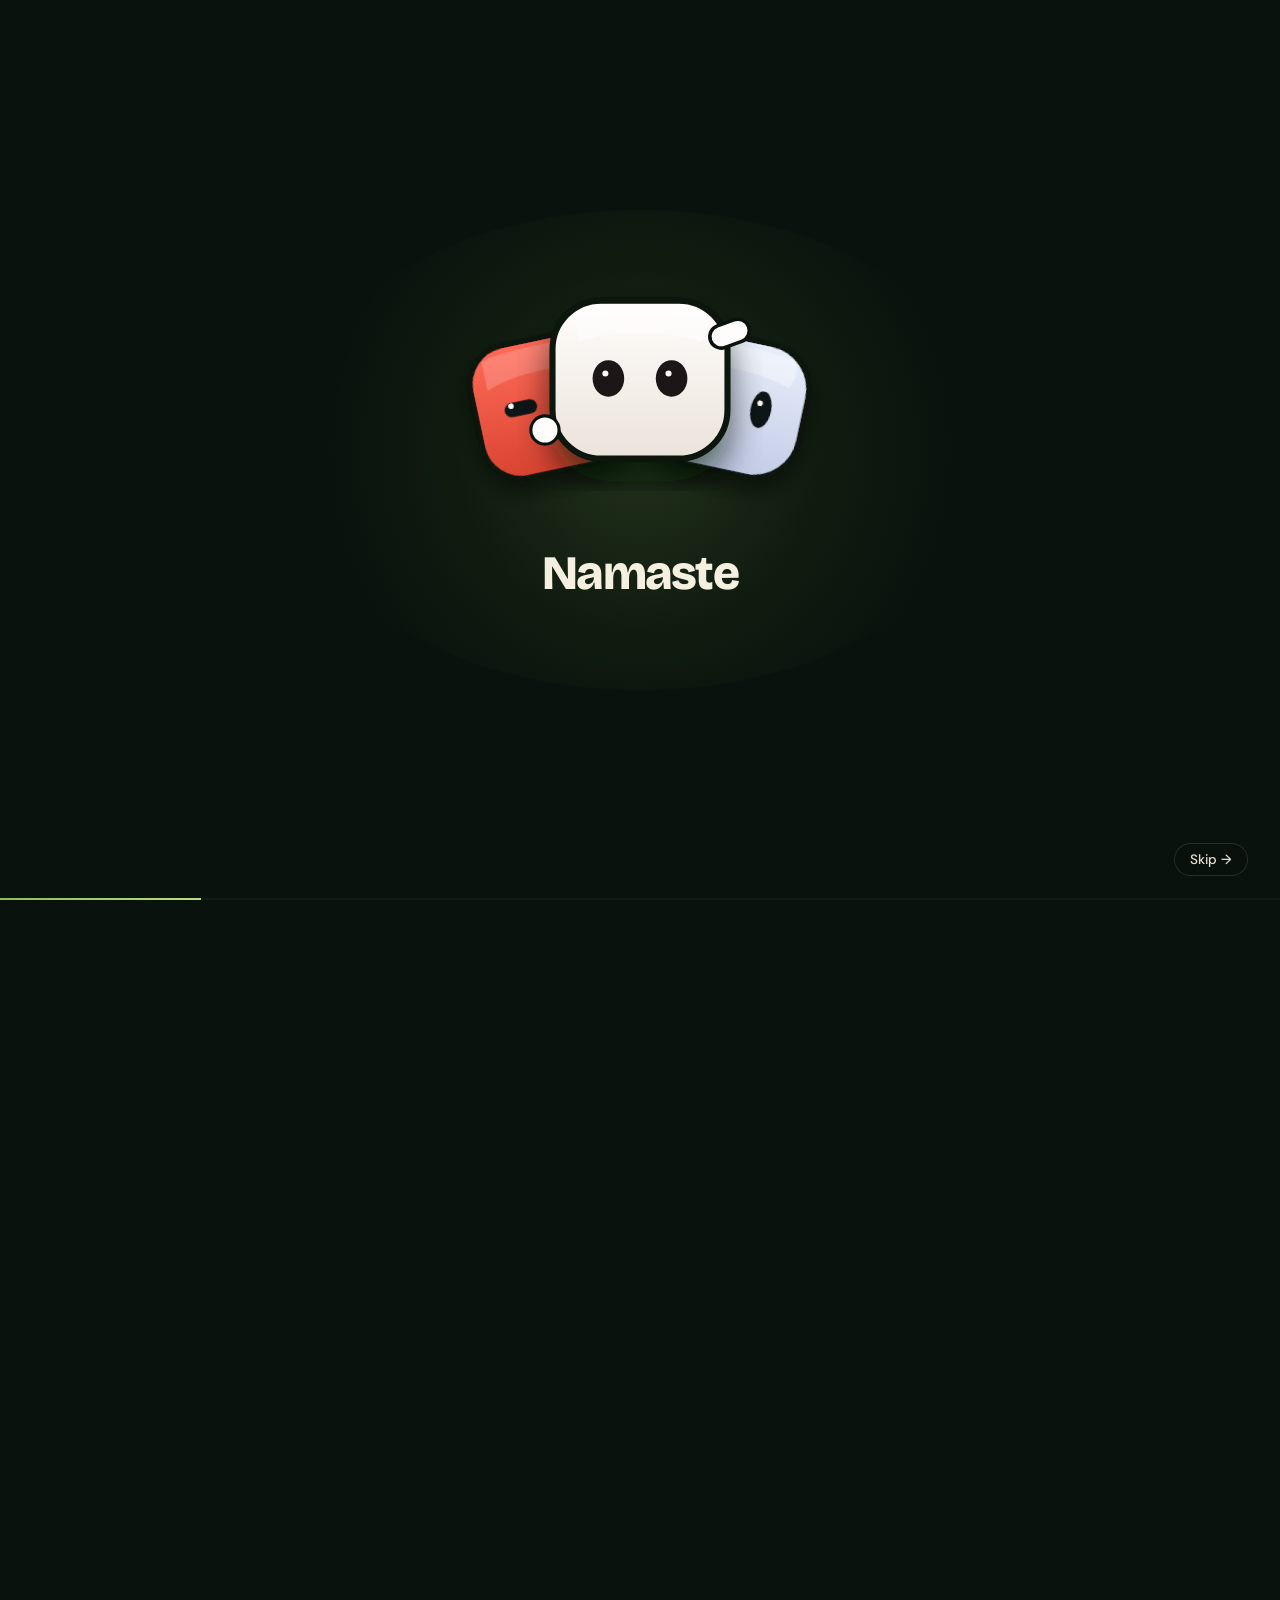
<file: index.html>
<!DOCTYPE html>
<html lang="en">
<head>
  <meta charset="UTF-8" />
  <meta name="viewport" content="width=device-width, initial-scale=1.0" />
  <title>Macha — Your Expressive AI Companion</title>
  <meta name="description" content="Macha is an expressive AI companion docked right on your screen. Intelligent, animated, and always by your side on Android and Windows." />
  
  <!-- Open Graph / Meta -->
  <meta property="og:title" content="Macha — Your Expressive AI Companion" />
  <meta property="og:description" content="Meet Macha, Cubee, and Onee — an expressive AI companion team docked on your desktop and phone. Download the beta." />
  <meta property="og:type" content="website" />
  <meta property="og:image" content="assets/macha-face.png" />
  <meta name="twitter:card" content="summary_large_image" />
  <meta name="twitter:title" content="Macha — Your Expressive AI Companion" />
  <meta name="twitter:description" content="Meet Macha — an expressive AI companion for Android and Windows." />

  <!-- Favicon: Unified Avatar Cluster -->
  <link rel="icon" type="image/svg+xml" href="assets/avatar-cluster.svg" />

  <!-- Google Fonts: Bricolage Grotesque (800), DM Sans, Instrument Serif (Italic) -->
  <link rel="preconnect" href="https://fonts.googleapis.com" />
  <link rel="preconnect" href="https://fonts.gstatic.com" crossorigin />
  <link href="https://fonts.googleapis.com/css2?family=Bricolage+Grotesque:opsz,wght@12..96,700;12..96,800&family=DM+Sans:ital,opsz,wght@0,9..40,400;0,9..40,500;0,9..40,600;0,9..40,700;1,9..40,400&family=Instrument+Serif:ital@1&family=Noto+Sans+Kannada:wght@700;800&family=Noto+Sans+Telugu:wght@700;800&display=swap" rel="stylesheet" />

  <!-- Main Stylesheet -->
  <link rel="stylesheet" href="css/style.css?v=1795053970" />
  <script>
    // If already seen, reduced motion, or ?skip_loader param: skip immediately
    if (sessionStorage.getItem('macha_session_loaded') ||
        window.location.search.includes('skip_loader') ||
        window.matchMedia('(prefers-reduced-motion: reduce)').matches) {
      document.documentElement.classList.add('no-loader');
    } else {
      document.documentElement.classList.add('loader-active');
    }
    // Hard safety net: guarantee loader dismisses after 5s max under any condition
    window.addEventListener('DOMContentLoaded', function() {
      setTimeout(function() {
        var loader = document.getElementById('loader');
        if (loader && !loader.classList.contains('hidden')) {
          loader.classList.add('hidden');
          document.documentElement.classList.remove('loader-active');
          sessionStorage.setItem('macha_session_loaded', 'true');
          setTimeout(function() { if (loader.parentNode) loader.remove(); }, 800);
        }
      }, 20000);
    });
  </script>
</head>
<body>

  <!-- ==============================================================
       3D MATCHA CEREMONY LOADER
  ============================================================== -->
  <aside id="loader" class="loader-overlay" role="dialog" aria-modal="true" aria-label="Welcome to Macha">
    <div class="startup-scene">
      <!-- Ambient Matcha-Green Radial Glow -->
      <div class="startup-glow" aria-hidden="true"></div>

      <!-- Trio Avatar Stage: Centered, Large (30-40% viewport height) -->
      <div class="startup-stage" id="startup-stage" aria-label="Macha and companion avatars greeting">
        
        <!-- Cubee (Left, -12deg) -->
        <div class="startup-av startup-cubee" id="startup-cubee">
          <svg viewBox="0 0 160 150" class="av-svg" aria-hidden="true">
            <defs>
              <linearGradient id="st-c-grad" x1="0" y1="0" x2="0" y2="1">
                <stop offset="0%" stop-color="#FF6A57"/>
                <stop offset="100%" stop-color="#D84330"/>
              </linearGradient>
              <filter id="st-c-sh" x="-20%" y="-20%" width="140%" height="140%">
                <feDropShadow dx="0" dy="12" stdDeviation="10" flood-color="#050906" flood-opacity="0.45"/>
              </filter>
            </defs>
            <g filter="url(#st-c-sh)">
              <rect x="8" y="10" width="144" height="130" rx="38" fill="url(#st-c-grad)" stroke="#0A120D" stroke-width="5"/>
              <path d="M 24 22 C 35 15, 125 15, 136 22 C 140 32, 140 45, 136 50 C 110 38, 50 38, 24 50 Z" fill="rgba(255,255,255,0.18)"/>
              <g class="cubee-eyes av-eyes">
                <rect x="36" y="66" width="32" height="14" rx="7" fill="#111316"/>
                <rect x="92" y="66" width="32" height="14" rx="7" fill="#111316"/>
                <circle cx="43" cy="69" r="2.5" fill="#FFFDFB"/>
                <circle cx="99" cy="69" r="2.5" fill="#FFFDFB"/>
              </g>
            </g>
          </svg>
        </div>

        <!-- Onee (Right, +12deg) -->
        <div class="startup-av startup-onee" id="startup-onee">
          <svg viewBox="0 0 160 150" class="av-svg" aria-hidden="true">
            <defs>
              <linearGradient id="st-o-grad" x1="0" y1="0" x2="0" y2="1">
                <stop offset="0%" stop-color="#E8EEFA"/>
                <stop offset="100%" stop-color="#C2CCE6"/>
              </linearGradient>
              <filter id="st-o-sh" x="-20%" y="-20%" width="140%" height="140%">
                <feDropShadow dx="0" dy="12" stdDeviation="10" flood-color="#050906" flood-opacity="0.45"/>
              </filter>
            </defs>
            <g filter="url(#st-o-sh)">
              <rect x="8" y="10" width="144" height="130" rx="44" fill="url(#st-o-grad)" stroke="#0A120D" stroke-width="5"/>
              <path d="M 26 22 C 40 16, 120 16, 134 22 C 138 30, 136 42, 132 48 C 105 38, 55 38, 28 48 Z" fill="rgba(255,255,255,0.35)"/>
              <g class="onee-eyes av-eyes">
                <ellipse cx="50" cy="74" rx="10" ry="18" fill="#111316"/>
                <ellipse cx="110" cy="74" rx="10" ry="18" fill="#111316"/>
                <circle cx="48" cy="68" r="2.5" fill="#FFFDFB"/>
                <circle cx="108" cy="68" r="2.5" fill="#FFFDFB"/>
              </g>
            </g>
          </svg>
        </div>

        <!-- Macha (Front Center, 0deg, Waving hands & real eyes) -->
        <div class="startup-av startup-macha" id="startup-macha">
          <!-- Real Macha Left Hand -->
          <div class="macha-hand macha-hand-l" id="macha-hand-l" aria-hidden="true">
            <svg viewBox="0 0 44 44">
              <circle cx="22" cy="22" r="18" fill="#FFFDFB" stroke="#0A120D" stroke-width="4"/>
            </svg>
          </div>

          <!-- Real Macha Right Hand (Waving peek) -->
          <div class="macha-hand macha-hand-r" id="macha-hand-r" aria-hidden="true">
            <svg viewBox="0 0 54 36">
              <rect x="4" y="5" width="46" height="26" rx="13" fill="#FFFDFB" stroke="#0A120D" stroke-width="4"/>
            </svg>
          </div>

          <svg viewBox="0 0 160 150" class="av-svg" aria-hidden="true">
            <defs>
              <linearGradient id="st-m-grad" x1="0" y1="0" x2="0" y2="1">
                <stop offset="0%" stop-color="#FFFDFB"/>
                <stop offset="100%" stop-color="#EBE3DB"/>
              </linearGradient>
              <filter id="st-m-sh" x="-20%" y="-20%" width="140%" height="140%">
                <feDropShadow dx="0" dy="16" stdDeviation="14" flood-color="#050906" flood-opacity="0.6"/>
              </filter>
            </defs>
            <g filter="url(#st-m-sh)">
              <rect x="8" y="10" width="144" height="130" rx="40" fill="url(#st-m-grad)" stroke="#0A120D" stroke-width="5"/>
              <path d="M 26 20 C 40 14, 120 14, 134 20 C 138 28, 136 38, 130 44 C 105 34, 55 34, 30 44 Z" fill="rgba(255,255,255,0.5)"/>
              
              <!-- Normal open pill eyes with eyelid blinks -->
              <g class="macha-eyes av-eyes" id="st-macha-eyes-normal">
                <ellipse cx="54" cy="74" rx="13" ry="15" fill="#1A1412" id="st-macha-eye-l"/>
                <ellipse cx="106" cy="74" rx="13" ry="15" fill="#1A1412" id="st-macha-eye-r"/>
                <circle cx="51.5" cy="70" r="2.5" fill="#FFFDFB" id="st-macha-catch-l"/>
                <circle cx="103.5" cy="70" r="2.5" fill="#FFFDFB" id="st-macha-catch-r"/>
              </g>

              <!-- Happy squint arc eyes (App's T.squint) -->
              <g class="macha-eyes-happy" id="st-macha-eyes-happy" style="display: none;">
                <path d="M 40 76 C 44 66, 64 66, 68 76" fill="none" stroke="#1A1412" stroke-width="5.5" stroke-linecap="round"/>
                <path d="M 92 76 C 96 66, 116 66, 120 76" fill="none" stroke="#1A1412" stroke-width="5.5" stroke-linecap="round"/>
              </g>
            </g>
          </svg>
        </div>

      </div>

      <!-- Clear spacing below avatars: Friendly Greeting in Bricolage Grotesque + Instrument Serif -->
      <div class="startup-greeting" id="startup-greeting">
        <h2 class="greeting-headline" id="greeting-headline">
          <span class="greeting-text" id="greeting-text">Hello</span>
        </h2>
        <p class="greeting-subline" id="greeting-subline">
          Getting things ready for you...
        </p>
      </div>

      <!-- Subtle 2px matcha progress line at bottom of viewport (no percentage numbers) -->
      <div class="startup-progress" aria-hidden="true">
        <div class="startup-progress-bar" id="startup-progress-bar"></div>
      </div>

      <!-- Small Skip button appearing after 0.8s -->
      <button type="button" class="startup-skip" id="startup-skip" aria-label="Skip introduction">
        Skip &rarr;
      </button>

    </div>
  </aside>

  <!-- ==============================================================
       STICKY BLURRED NAVBAR (Zero stray lines)
  ============================================================== -->
  <header id="navbar" class="navbar" aria-label="Main navigation">
    <div class="nav-container">
      <a href="#hero" class="nav-brand" aria-label="Macha home">
        <!-- Reusable Mini Unified Avatar Stack as Logo -->
        <div class="avatar-stack mini" aria-hidden="true">
          <div class="avatar-card av-cubee">
            <svg viewBox="0 0 160 150" class="av-svg">
              <rect x="8" y="10" width="144" height="130" rx="38" fill="#E65C5C" stroke="#0A120D" stroke-width="6"/>
              <g class="cubee-eyes av-eyes">
                <rect x="36" y="66" width="32" height="14" rx="7" fill="#111316"/>
                <rect x="92" y="66" width="32" height="14" rx="7" fill="#111316"/>
              </g>
            </svg>
          </div>
          <div class="avatar-card av-onee">
            <svg viewBox="0 0 160 150" class="av-svg">
              <rect x="8" y="10" width="144" height="130" rx="42" fill="#DBE2F5" stroke="#0A120D" stroke-width="6"/>
              <g class="onee-eyes av-eyes">
                <ellipse cx="50" cy="74" rx="10" ry="18" fill="#111316"/>
                <ellipse cx="110" cy="74" rx="10" ry="18" fill="#111316"/>
              </g>
            </svg>
          </div>
          <div class="avatar-card av-macha">
            <svg viewBox="0 0 160 150" class="av-svg">
              <rect x="8" y="10" width="144" height="130" rx="40" fill="#FFFDFB" stroke="#0A120D" stroke-width="6"/>
              <g class="macha-eyes av-eyes">
                <ellipse cx="54" cy="74" rx="13" ry="15" fill="#1A1412"/>
                <ellipse cx="106" cy="74" rx="13" ry="15" fill="#1A1412"/>
              </g>
            </svg>
          </div>
        </div>
        <span class="nav-title">Macha</span>
      </a>

      <nav class="nav-menu" aria-label="Page sections">
        <a href="#features" class="nav-item">Features</a>
        <a href="#sync" class="nav-item">Ecosystem</a>
        <a href="guide.html" class="nav-item">Guide</a>
        <a href="#download" class="nav-item">Download</a>
        <a href="https://github.com/dev-praj/Macha_by_Prajwal" target="_blank" rel="noopener noreferrer" class="nav-item nav-gh" aria-label="View source repository on GitHub">
          <svg class="nav-icon" viewBox="0 0 24 24" fill="currentColor" aria-hidden="true"><path d="M12 2C6.477 2 2 6.477 2 12c0 4.418 2.865 8.166 6.839 9.489.5.092.682-.217.682-.482 0-.237-.008-.866-.013-1.7-2.782.603-3.369-1.342-3.369-1.342-.454-1.154-1.11-1.462-1.11-1.462-.908-.62.069-.608.069-.608 1.003.07 1.531 1.03 1.531 1.03.892 1.529 2.341 1.087 2.91.832.092-.647.35-1.088.636-1.338-2.22-.253-4.555-1.11-4.555-4.943 0-1.091.39-1.984 1.029-2.683-.103-.253-.446-1.27.098-2.647 0 0 .84-.269 2.75 1.025A9.578 9.578 0 0 1 12 6.836a9.59 9.59 0 0 1 2.504.337c1.909-1.294 2.747-1.025 2.747-1.025.546 1.377.202 2.394.1 2.647.64.699 1.028 1.592 1.028 2.683 0 3.842-2.339 4.687-4.566 4.935.359.309.678.919.678 1.852 0 1.336-.012 2.415-.012 2.741 0 .267.18.578.688.48C19.138 20.163 22 16.418 22 12c0-5.523-4.477-10-10-10z"/></svg>
          <span>GitHub</span>
        </a>
      </nav>

      <div class="nav-actions">
        <a href="#download" class="btn btn-coral btn-sm">Get Beta</a>
      </div>
    </div>
  </header>

  <main id="main-content">

    <!-- ==============================================================
         HERO SECTION (Asymmetric Editorial Layout)
    ============================================================== -->
    <section id="hero" class="hero-section" aria-labelledby="hero-title">
      <!-- Ambient Matcha-Green Aurora & Texture -->
      <div class="hero-ambient" aria-hidden="true">
        <div class="ambient-glow glow-1"></div>
        <div class="ambient-glow glow-2"></div>
        <div class="ambient-grain"></div>
        <canvas id="hero-bg-canvas" class="hero-canvas"></canvas>
      </div>

      <div class="hero-container">
        
        <!-- Left Column: Editorial Headline & Actions -->
        <div class="hero-copy">
          <div class="hero-badge-row">
            <span class="badge-beta">Beta</span>
            <span class="hero-beta-inline">Macha is currently in beta. Your feedback directly shapes each build.</span>
          </div>

          <!-- Solid Cream Headline with Italic Serif 'a's (NO gradient text) -->
          <h1 id="hero-title" class="hero-title">
            M<span class="title-serif">a</span>ch<span class="title-serif">a</span>
          </h1>

          <p class="hero-tagline">
            An expressive AI companion docked right on your screen &mdash; listening, reacting, and thinking alongside you.
          </p>

          <!-- Primary CTA Row (Coral dominant + Cream Outline) -->
          <div class="hero-cta-group" role="group" aria-label="Download Macha">
            <a href="https://github.com/dev-praj/Macha_by_Prajwal/releases/download/beta/macha.apk" data-dl="android" rel="noopener" class="btn btn-coral btn-lg" id="hero-dl-android" aria-label="Download Macha for Android APK">
              <svg class="btn-icon" viewBox="0 0 24 24" fill="currentColor" aria-hidden="true"><path d="M17.6 9.48l1.84-3.18c.16-.31.04-.69-.26-.85a.64.64 0 0 0-.83.22l-1.88 3.24A10.47 10.47 0 0 0 12 8c-1.53 0-2.98.35-4.47.91L5.65 5.67a.64.64 0 0 0-.83-.22c-.3.16-.42.54-.26.85L6.4 9.48A9.995 9.995 0 0 0 2 18h20c0-3.35-1.64-6.33-4.4-8.52zM8.5 15.5a1 1 0 1 1 0-2 1 1 0 0 1 0 2zm7 0a1 1 0 1 1 0-2 1 1 0 0 1 0 2z"/></svg>
              <span>Download for Android</span>
            </a>

            <a href="https://github.com/dev-praj/Macha_by_Prajwal/releases/download/beta/macha.exe" data-dl="windows" rel="noopener" class="btn btn-outline btn-lg" id="hero-dl-windows" aria-label="Download Macha for Windows Installer">
              <svg class="btn-icon" viewBox="0 0 24 24" fill="currentColor" aria-hidden="true"><path d="M3 5.558 11.381 4.5v7.608H3V5.558ZM12.619 4.344 21 3v9.108h-8.381V4.344ZM3 13.108h8.381V20.5L3 19.442v-6.334ZM12.619 13.108H21V21l-8.381-1.157v-6.735Z"/></svg>
              <span>Download for Windows</span>
            </a>
          </div>

          <div class="hero-fallback-row">
            <a href="https://github.com/dev-praj/Macha_by_Prajwal/releases" data-dl="releases" target="_blank" rel="noopener noreferrer" class="dl-fallback-link">Download not working? Get it from GitHub Releases</a>
          </div>

          <!-- Install notes with info icon -->
          <div class="hero-notes-row">
            <svg class="info-symbol" viewBox="0 0 20 20" fill="currentColor" aria-hidden="true"><path fill-rule="evenodd" d="M18 10a8 8 0 11-16 0 8 8 0 0116 0zm-7-4a1 1 0 11-2 0 1 1 0 012 0zM9 9a1 1 0 000 2v3a1 1 0 001 1h1a1 1 0 100-2v-3a1 1 0 00-1-1H9z" clip-rule="evenodd"/></svg>
            <span><strong>Android:</strong> Allow installs from unknown sources &nbsp;&middot;&nbsp; <strong>Windows:</strong> Click &ldquo;More info &rarr; Run anyway&rdquo;</span>
          </div>

          <!-- Quiet GitHub link -->
          <a href="https://github.com/dev-praj/Macha_by_Prajwal" target="_blank" rel="noopener noreferrer" class="hero-source-link">
            <svg class="source-icon" viewBox="0 0 24 24" fill="currentColor" aria-hidden="true"><path d="M12 2C6.477 2 2 6.477 2 12c0 4.418 2.865 8.166 6.839 9.489.5.092.682-.217.682-.482 0-.237-.008-.866-.013-1.7-2.782.603-3.369-1.342-3.369-1.342-.454-1.154-1.11-1.462-1.11-1.462-.908-.62.069-.608.069-.608 1.003.07 1.531 1.03 1.531 1.03.892 1.529 2.341 1.087 2.91.832.092-.647.35-1.088.636-1.338-2.22-.253-4.555-1.11-4.555-4.943 0-1.091.39-1.984 1.029-2.683-.103-.253-.446-1.27.098-2.647 0 0 .84-.269 2.75 1.025A9.578 9.578 0 0 1 12 6.836a9.59 9.59 0 0 1 2.504.337c1.909-1.294 2.747-1.025 2.747-1.025.546 1.377.202 2.394.1 2.647.64.699 1.028 1.592 1.028 2.683 0 3.842-2.339 4.687-4.566 4.935.359.309.678.919.678 1.852 0 1.336-.012 2.415-.012 2.741 0 .267.18.578.688.48C19.138 20.163 22 16.418 22 12c0-5.523-4.477-10-10-10z"/></svg>
            <span>View Source on GitHub &rarr;</span>
          </a>
        </div>

        <!-- Right Column: 3D Fanned Hand Avatar Stack -->
        <div class="hero-stage">
          <div class="stage-glow" aria-hidden="true"></div>
          
          <div id="hero-avatar-cluster" class="avatar-stack hero" aria-label="Interactive avatar trio: Cubee on left, Macha center, Onee on right">
            
            <!-- Cubee (Left, -12deg) -->
            <div class="avatar-card av-cubee" data-av="cubee" tabindex="0" role="button" aria-label="Cubee avatar character">
              <svg viewBox="0 0 160 150" class="av-svg">
                <defs>
                  <linearGradient id="hero-c-grad" x1="0" y1="0" x2="0" y2="1">
                    <stop offset="0%" stop-color="#FF6A57"/>
                    <stop offset="100%" stop-color="#D84330"/>
                  </linearGradient>
                </defs>
                <rect x="8" y="10" width="144" height="130" rx="38" fill="url(#hero-c-grad)" stroke="#0A120D" stroke-width="5"/>
                <path d="M 24 22 C 35 15, 125 15, 136 22 C 140 32, 140 45, 136 50 C 110 38, 50 38, 24 50 Z" fill="rgba(255,255,255,0.18)"/>
                <g class="cubee-eyes av-eyes">
                  <rect x="36" y="66" width="32" height="14" rx="7" fill="#111316"/>
                  <rect x="92" y="66" width="32" height="14" rx="7" fill="#111316"/>
                  <circle cx="43" cy="69" r="2.5" fill="#FFFDFB"/>
                  <circle cx="99" cy="69" r="2.5" fill="#FFFDFB"/>
                </g>
              </svg>
            </div>

            <!-- Onee (Right, +12deg) -->
            <div class="avatar-card av-onee" data-av="onee" tabindex="0" role="button" aria-label="Onee avatar character">
              <svg viewBox="0 0 160 150" class="av-svg">
                <defs>
                  <linearGradient id="hero-o-grad" x1="0" y1="0" x2="0" y2="1">
                    <stop offset="0%" stop-color="#E8EEFA"/>
                    <stop offset="100%" stop-color="#C2CCE6"/>
                  </linearGradient>
                </defs>
                <rect x="8" y="10" width="144" height="130" rx="44" fill="url(#hero-o-grad)" stroke="#0A120D" stroke-width="5"/>
                <path d="M 26 22 C 40 16, 120 16, 134 22 C 138 30, 136 42, 132 48 C 105 38, 55 38, 28 48 Z" fill="rgba(255,255,255,0.35)"/>
                <g class="onee-eyes av-eyes">
                  <ellipse cx="50" cy="74" rx="10" ry="18" fill="#111316"/>
                  <ellipse cx="110" cy="74" rx="10" ry="18" fill="#111316"/>
                  <circle cx="48" cy="68" r="2.5" fill="#FFFDFB"/>
                  <circle cx="108" cy="68" r="2.5" fill="#FFFDFB"/>
                </g>
              </svg>
            </div>

            <!-- Macha (Front Center, 0deg) -->
            <div class="avatar-card av-macha" data-av="macha" tabindex="0" role="button" aria-label="Macha avatar character">
              <svg viewBox="0 0 160 150" class="av-svg">
                <defs>
                  <linearGradient id="hero-m-grad" x1="0" y1="0" x2="0" y2="1">
                    <stop offset="0%" stop-color="#FFFDFB"/>
                    <stop offset="100%" stop-color="#EBE3DB"/>
                  </linearGradient>
                </defs>
                <rect x="8" y="10" width="144" height="130" rx="40" fill="url(#hero-m-grad)" stroke="#0A120D" stroke-width="5"/>
                <path d="M 26 20 C 40 14, 120 14, 134 20 C 138 28, 136 38, 130 44 C 105 34, 55 34, 30 44 Z" fill="rgba(255,255,255,0.5)"/>
                <g class="macha-eyes av-eyes">
                  <ellipse cx="54" cy="74" rx="13" ry="15" fill="#1A1412"/>
                  <ellipse cx="106" cy="74" rx="13" ry="15" fill="#1A1412"/>
                  <circle cx="51" cy="70" r="2.5" fill="#FFFDFB"/>
                  <circle cx="103" cy="70" r="2.5" fill="#FFFDFB"/>
                </g>
              </svg>
            </div>

          </div>

          <p class="stage-hint">Hover to lift &middot; Eyes follow pointer</p>
        </div>
      </div>
    </section>

    <!-- ==============================================================
         FEATURES BENTO GRID (Heading with proper scroll-margin)
    ============================================================== -->
    <section id="features" class="features-section" aria-labelledby="features-title">
      <div class="section-wrapper">
        
        <header class="section-header">
          <span class="section-tag">Real Capabilities</span>
          <h2 id="features-title" class="section-title">Built for personality, engineered for flow</h2>
          <p class="section-sub">A desktop island and companion that actually lives inside your daily workflow &mdash; not another generic web tab.</p>
        </header>

        <div class="bento-grid">
          
          <!-- BENTO 1: The Screen Island (Large 2-col Tile) -->
          <article class="bento-card bento-wide" tabindex="0">
            <div class="bento-header">
              <span class="bento-badge">Signature UI</span>
              <h3 class="bento-title">The Living Desktop Island</h3>
              <p class="bento-desc">Docks quietly to the top of your Windows screen. Stays compact and silent, expanding smoothly when you need assistance, context, or drag-and-drop actions.</p>
            </div>
            
            <!-- Interactive Live Mock of Macha Island -->
            <div class="bento-demo island-demo" aria-label="Interactive Desktop Island Demonstration">
              <div class="mock-island" id="mock-island">
                <div class="island-avatar" id="island-avatar-icon">
                  <svg viewBox="0 0 160 150">
                    <rect x="8" y="10" width="144" height="130" rx="40" fill="#FFFDFB"/>
                    <g id="island-eyes" class="av-eyes">
                      <ellipse cx="54" cy="74" rx="13" ry="15" fill="#1A1412"/>
                      <ellipse cx="106" cy="74" rx="13" ry="15" fill="#1A1412"/>
                    </g>
                  </svg>
                </div>
                <div class="island-state-text">
                  <span class="state-dot"></span>
                  <span id="island-state-label">Listening for tasks…</span>
                </div>
                <div class="island-wave" aria-hidden="true">
                  <span></span><span></span><span></span><span></span>
                </div>
              </div>

              <!-- Interactive Controls to switch live avatar expressions -->
              <div class="island-controls" role="group" aria-label="Test avatar expressions">
                <button type="button" class="island-btn active" data-state="idle">Idle</button>
                <button type="button" class="island-btn" data-state="thinking">Thinking</button>
                <button type="button" class="island-btn" data-state="working">Working</button>
                <button type="button" class="island-btn" data-state="happy">Happy</button>
              </div>
            </div>
          </article>

          <!-- BENTO 2: Voice Dictation & STT (Medium Tile) -->
          <article class="bento-card" tabindex="0">
            <div class="bento-header">
              <span class="bento-badge">Voice First</span>
              <h3 class="bento-title">Instant Speech-to-Text</h3>
              <p class="bento-desc">Talk naturally. Built-in Whisper audio transcription captures thoughts, instructions, and messages with zero typing.</p>
            </div>
            <div class="bento-demo voice-demo" id="voice-demo" aria-label="Voice waveform demo">
              <div class="audio-visualizer" aria-hidden="true">
                <span class="bar"></span><span class="bar"></span><span class="bar"></span>
                <span class="bar"></span><span class="bar"></span><span class="bar"></span>
                <span class="bar"></span><span class="bar"></span><span class="bar"></span>
              </div>
              <span class="voice-hint">Hover to animate waveform</span>
            </div>
          </article>

          <!-- BENTO 3: Remote Companion Sync (Medium Tile) -->
          <article class="bento-card" tabindex="0" id="sync">
            <div class="bento-header">
              <span class="bento-badge">Cross Platform</span>
              <h3 class="bento-title">Windows &amp; Android Pairing</h3>
              <p class="bento-desc">Seamless device handshake. Carry active agent sessions and memory effortlessly between your desktop and pocket.</p>
            </div>
            <div class="bento-demo sync-demo" aria-hidden="true">
              <div class="sync-device pc-device">
                <div class="pc-screen">
                  <div class="mini-dock"></div>
                </div>
                <div class="pc-base"></div>
              </div>
              <div class="sync-beam">
                <span class="beam-pulse"></span>
              </div>
              <div class="sync-device phone-device">
                <div class="phone-screen">
                  <div class="phone-notch"></div>
                  <div class="phone-avatar"></div>
                </div>
              </div>
            </div>
          </article>

          <!-- BENTO 4: Drag & Drop Context (Medium Tile) -->
          <article class="bento-card" tabindex="0">
            <div class="bento-header">
              <span class="bento-badge">Context Aware</span>
              <h3 class="bento-title">Direct File Dropzone</h3>
              <p class="bento-desc">Drop text, code, images, or documents straight onto Macha's island for immediate AI inspection and summarization.</p>
            </div>
            <div class="bento-demo drop-demo" aria-hidden="true">
              <div class="dropzone-outline">
                <svg class="drop-arrow" viewBox="0 0 24 24" fill="none" stroke="currentColor" stroke-width="2"><path d="M12 4v12m0 0l-4-4m4 4l4-4M4 18h16" stroke-linecap="round" stroke-linejoin="round"/></svg>
                <div class="drop-chip">document.pdf</div>
              </div>
            </div>
          </article>

          <!-- BENTO 5: Character Diversity (Medium Tile) -->
          <article class="bento-card" tabindex="0">
            <div class="bento-header">
              <span class="bento-badge">3 Personalities</span>
              <h3 class="bento-title">Macha, Cubee &amp; Onee</h3>
              <p class="bento-desc">Switch companions at will. Each brings distinct procedural facial physics, blinking cadence, and ambient animations.</p>
            </div>
            <div class="bento-demo trio-demo" aria-hidden="true">
              <div class="trio-chip c-macha">Macha</div>
              <div class="trio-chip c-cubee">Cubee</div>
              <div class="trio-chip c-onee">Onee</div>
            </div>
          </article>

          <!-- BENTO 6: Open Source & Auditable (Wide 2-col Tile) -->
          <article class="bento-card bento-wide bento-code-card" tabindex="0">
            <div class="bento-header">
              <span class="bento-badge">Open Source</span>
              <h3 class="bento-title">100% Auditable Codebase</h3>
              <p class="bento-desc">No telemetry backdoors, no closed models. Macha's frontend, agent layers, and STT server are open source under the MIT License.</p>
            </div>
            <div class="bento-demo code-demo">
              <div class="code-header">
                <span class="code-circle"></span><span class="code-circle"></span><span class="code-circle"></span>
                <span class="code-title">github.com/dev-praj/Macha_by_Prajwal</span>
              </div>
              <pre class="code-body"><code><span class="c-kw">git clone</span> https://github.com/dev-praj/Macha_by_Prajwal.git
<span class="c-com"># Explore Windows Tauri island + Android companion</span>
<span class="c-kw">cd</span> Macha && <span class="c-kw">cargo</span> tauri dev</code></pre>
            </div>
          </article>

        </div>
      </div>
    </section>

    <!-- ==============================================================
         DOWNLOAD SECTION (Centered Balanced Grid)
    ============================================================== -->
    <section id="download" class="download-section" aria-labelledby="download-title">
      <div class="section-wrapper">
        
        <div class="download-panel">
          <header class="section-header text-center">
            <span class="section-tag">Direct Downloads</span>
            <h2 id="download-title" class="section-title">Get Macha Beta</h2>
            <p class="section-sub">Direct binaries for your workstation and phone. No store redirects, no waitlists.</p>
          </header>

          <div class="download-grid">
            
            <!-- Android Card -->
            <div class="download-card" tabindex="0">
              <div class="dl-card-icon android-glow" aria-hidden="true">
                <svg viewBox="0 0 24 24" fill="currentColor"><path d="M17.6 9.48l1.84-3.18c.16-.31.04-.69-.26-.85a.64.64 0 0 0-.83.22l-1.88 3.24A10.47 10.47 0 0 0 12 8c-1.53 0-2.98.35-4.47.91L5.65 5.67a.64.64 0 0 0-.83-.22c-.3.16-.42.54-.26.85L6.4 9.48A9.995 9.995 0 0 0 2 18h20c0-3.35-1.64-6.33-4.4-8.52zM8.5 15.5a1 1 0 1 1 0-2 1 1 0 0 1 0 2zm7 0a1 1 0 1 1 0-2 1 1 0 0 1 0 2z"/></svg>
              </div>
              <h3 class="dl-platform">Macha for Android</h3>
              <p class="dl-meta">Direct APK package &middot; Android 10+</p>
              <p class="dl-copy">Full companion mode with background push sync, mic dictation, and voice conversation.</p>
              <div class="dl-action">
                <a href="https://github.com/dev-praj/Macha_by_Prajwal/releases/download/beta/macha.apk" data-dl="android" rel="noopener" class="btn btn-coral btn-block" id="dl-apk-btn" aria-label="Download Macha.apk for Android">
                  <svg class="btn-icon" viewBox="0 0 24 24" fill="currentColor" aria-hidden="true"><path d="M17.6 9.48l1.84-3.18c.16-.31.04-.69-.26-.85a.64.64 0 0 0-.83.22l-1.88 3.24A10.47 10.47 0 0 0 12 8c-1.53 0-2.98.35-4.47.91L5.65 5.67a.64.64 0 0 0-.83-.22c-.3.16-.42.54-.26.85L6.4 9.48A9.995 9.995 0 0 0 2 18h20c0-3.35-1.64-6.33-4.4-8.52zM8.5 15.5a1 1 0 1 1 0-2 1 1 0 0 1 0 2zm7 0a1 1 0 1 1 0-2 1 1 0 0 1 0 2z"/></svg>
                  <span>Download APK</span>
                </a>
              </div>
              <small class="dl-helper">Note: Allow installs from unknown sources in Settings &rarr; Security</small>
            </div>

            <!-- Windows Card -->
            <div class="download-card" tabindex="0">
              <div class="dl-card-icon windows-glow" aria-hidden="true">
                <svg viewBox="0 0 24 24" fill="currentColor"><path d="M3 5.558 11.381 4.5v7.608H3V5.558ZM12.619 4.344 21 3v9.108h-8.381V4.344ZM3 13.108h8.381V20.5L3 19.442v-6.334ZM12.619 13.108H21V21l-8.381-1.157v-6.735Z"/></svg>
              </div>
              <h3 class="dl-platform">Macha for Windows</h3>
              <p class="dl-meta">Desktop installer &middot; Windows 10/11</p>
              <p class="dl-copy">Floating Dynamic Island, gesture mouse support, local Whisper transcription, and global hotkeys.</p>
              <div class="dl-action">
                <a href="https://github.com/dev-praj/Macha_by_Prajwal/releases/download/beta/macha.exe" data-dl="windows" rel="noopener" class="btn btn-coral btn-block" id="dl-exe-btn" aria-label="Download Macha.exe for Windows">
                  <svg class="btn-icon" viewBox="0 0 24 24" fill="currentColor" aria-hidden="true"><path d="M3 5.558 11.381 4.5v7.608H3V5.558ZM12.619 4.344 21 3v9.108h-8.381V4.344ZM3 13.108h8.381V20.5L3 19.442v-6.334ZM12.619 13.108H21V21l-8.381-1.157v-6.735Z"/></svg>
                  <span>Download Installer</span>
                </a>
              </div>
              <small class="dl-helper">Note: If SmartScreen appears, click &ldquo;More info &rarr; Run anyway&rdquo;</small>
            </div>

          </div>

          <div style="text-align:center;margin-top:1.5rem;">
            <a href="https://github.com/dev-praj/Macha_by_Prajwal/releases" data-dl="releases" target="_blank" rel="noopener noreferrer" class="dl-fallback-link">Download not working? Get it from GitHub Releases</a>
          </div>
        </div>

      </div>
    </section>

  </main>

  <!-- ==============================================================
       FOOTER
  ============================================================== -->
  <footer id="footer" class="footer">
    <div class="footer-container">
      
      <div class="footer-brand-col">
        <div class="avatar-stack mini" aria-hidden="true">
          <div class="avatar-card av-cubee">
            <svg viewBox="0 0 160 150" class="av-svg"><rect x="8" y="10" width="144" height="130" rx="38" fill="#E65C5C" stroke="#0A120D" stroke-width="6"/></svg>
          </div>
          <div class="avatar-card av-onee">
            <svg viewBox="0 0 160 150" class="av-svg"><rect x="8" y="10" width="144" height="130" rx="42" fill="#DBE2F5" stroke="#0A120D" stroke-width="6"/></svg>
          </div>
          <div class="avatar-card av-macha">
            <svg viewBox="0 0 160 150" class="av-svg"><rect x="8" y="10" width="144" height="130" rx="40" fill="#FFFDFB" stroke="#0A120D" stroke-width="6"/></svg>
          </div>
        </div>
        <span class="footer-title">Macha</span>
        <p class="footer-tagline">Your expressive AI companion &mdash; always by your side.</p>
      </div>

      <div class="footer-links-col">
        <a href="#features" class="footer-link">Features</a>
        <a href="#download" class="footer-link">Download</a>
        <a href="https://github.com/dev-praj/Macha_by_Prajwal" target="_blank" rel="noopener noreferrer" class="footer-link">GitHub Repository</a>
      </div>

      <div class="footer-meta-col">
        <p class="footer-license">Licensed under the <a href="https://github.com/dev-praj/Macha_by_Prajwal/blob/main/android/LICENSE" target="_blank" rel="noopener noreferrer">MIT License</a></p>
        <p class="footer-credit">Created by Prajwal</p>
      </div>

    </div>
  </footer>

  <!-- ==============================================================
       SUBTLE FIXED WATERMARK PILL (Tasteful, cream at 60% opacity)
  ============================================================== -->
  <aside id="watermark" class="watermark-pill" aria-label="Creator attribution">
    <span>Created by Prajwal</span>
  </aside>

  <!-- ==============================================================
       TOAST NOTIFICATION (With Mini Avatar)
  ============================================================== -->
  <div id="toast" class="toast-container" role="status" aria-live="polite" aria-atomic="true">
    <div class="toast-avatar" aria-hidden="true">
      <svg viewBox="0 0 160 150" width="22" height="20">
        <rect x="8" y="10" width="144" height="130" rx="40" fill="#FFFDFB" stroke="#0A120D" stroke-width="6"/>
        <ellipse cx="54" cy="74" rx="13" ry="15" fill="#1A1412"/>
        <ellipse cx="106" cy="74" rx="13" ry="15" fill="#1A1412"/>
      </svg>
    </div>
    <span id="toast-msg">Download started!</span>
  </div>

  <!-- ==============================================================
       CUSTOM CURSOR (Matcha Spotlight + Precision Ring)
  ============================================================== -->
  <div id="cursor-spotlight" class="cursor-spotlight" aria-hidden="true"></div>
  <div id="cursor-ring" class="cursor-ring" aria-hidden="true"></div>

  <!-- Scripts -->
  <script src="js/main.js?v=1795053970" defer></script>

</body>
</html>
</file>
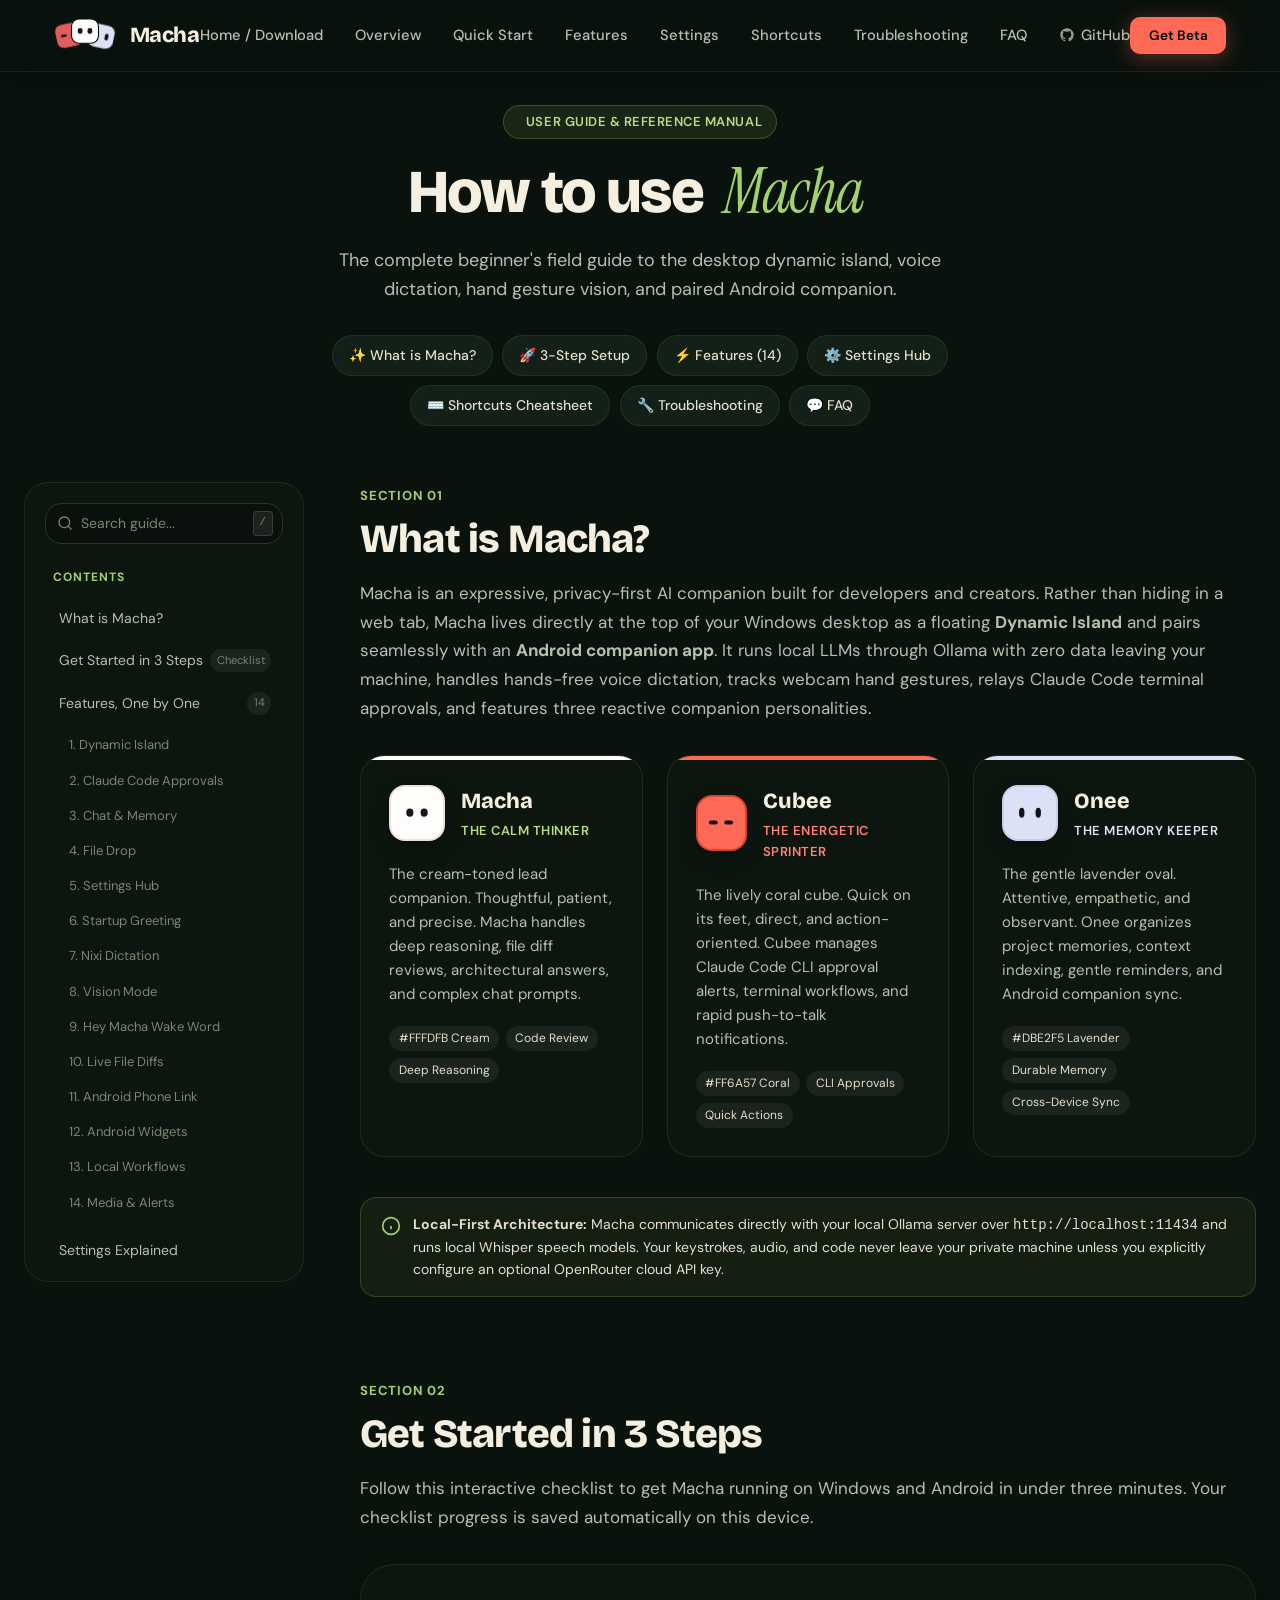
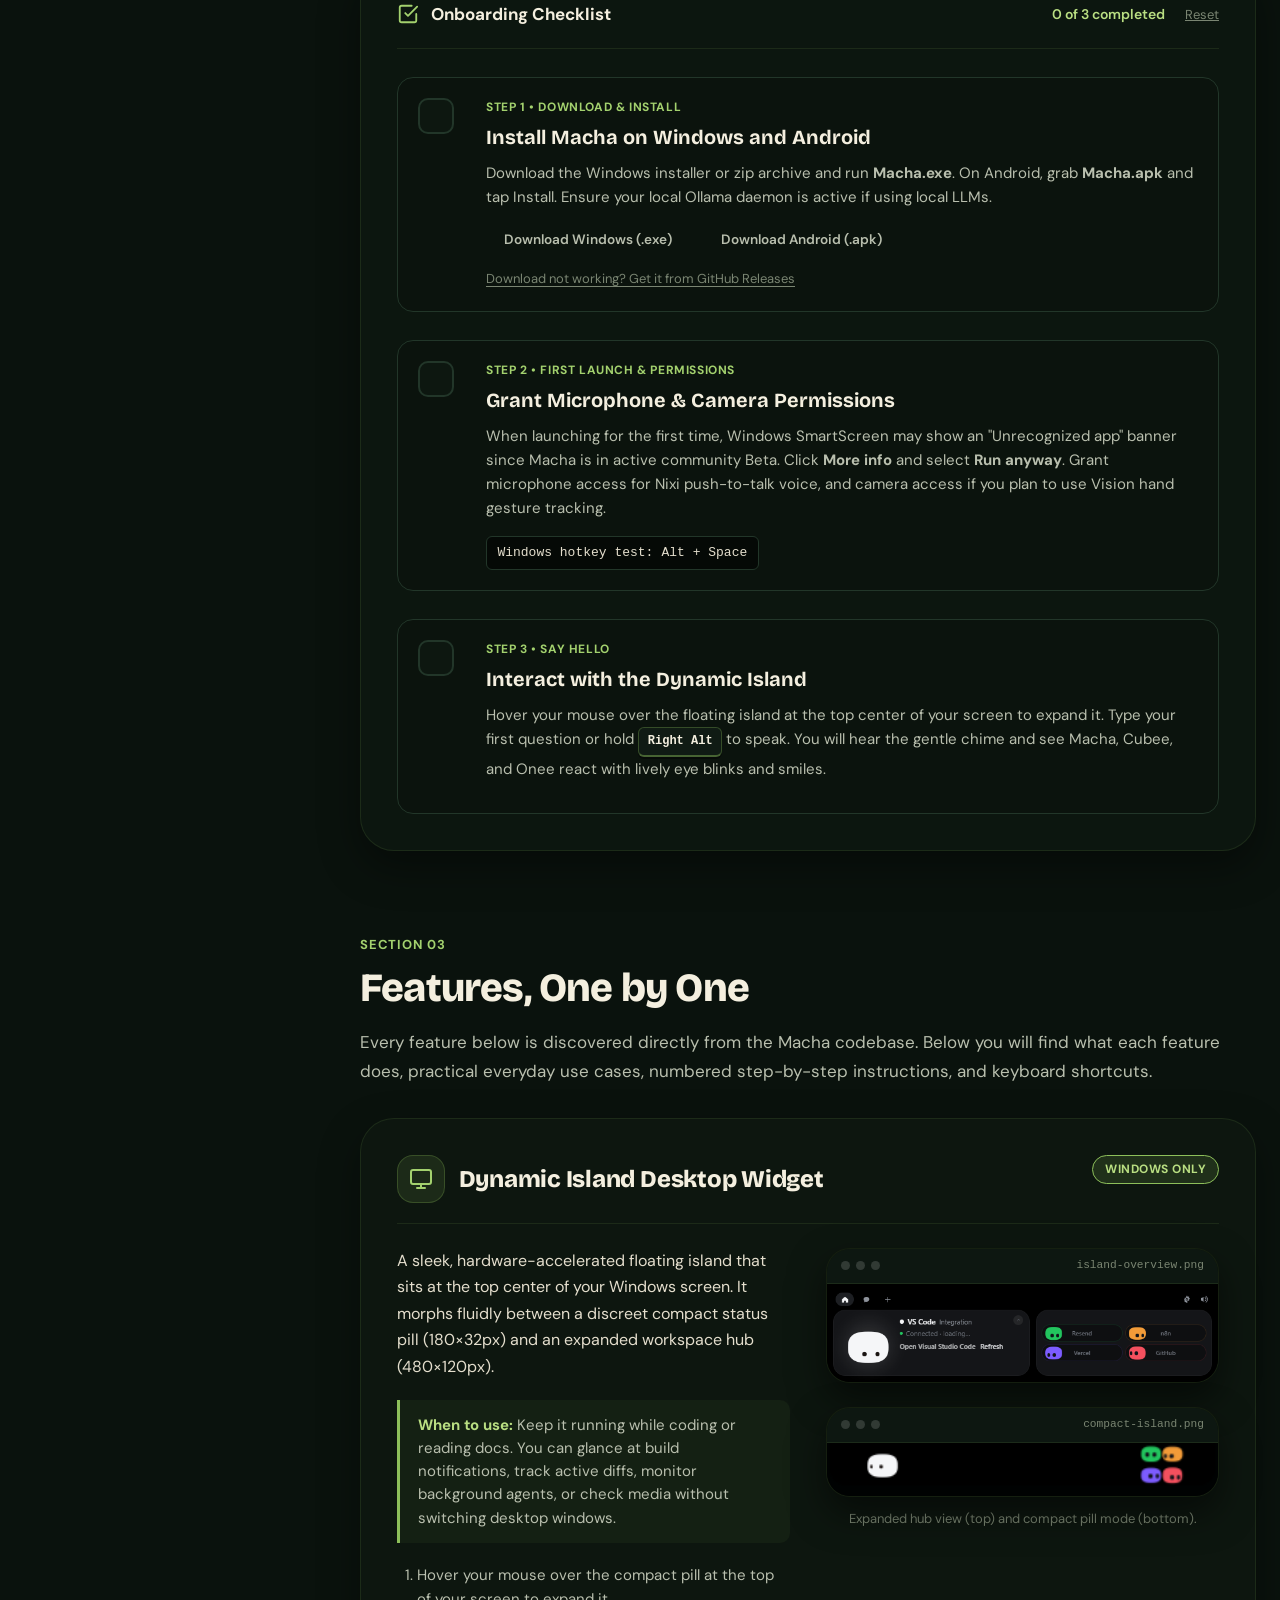
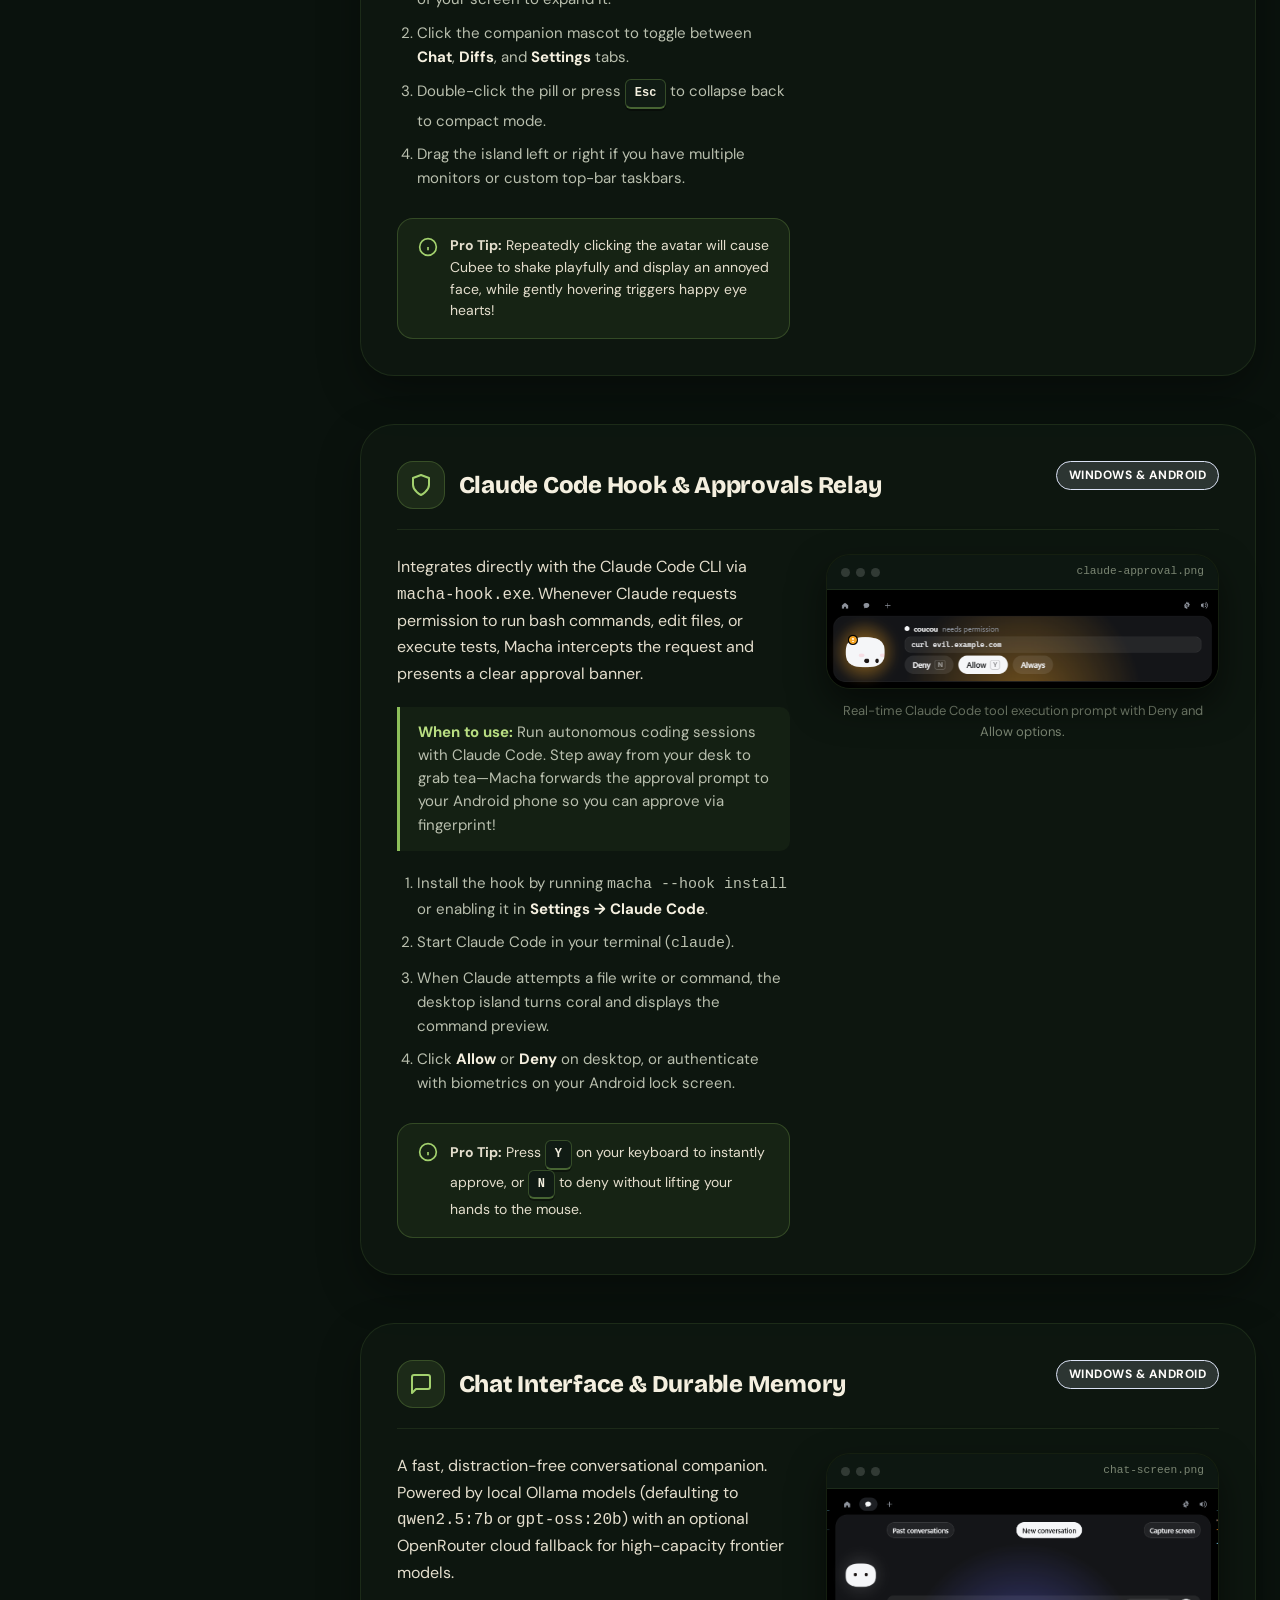
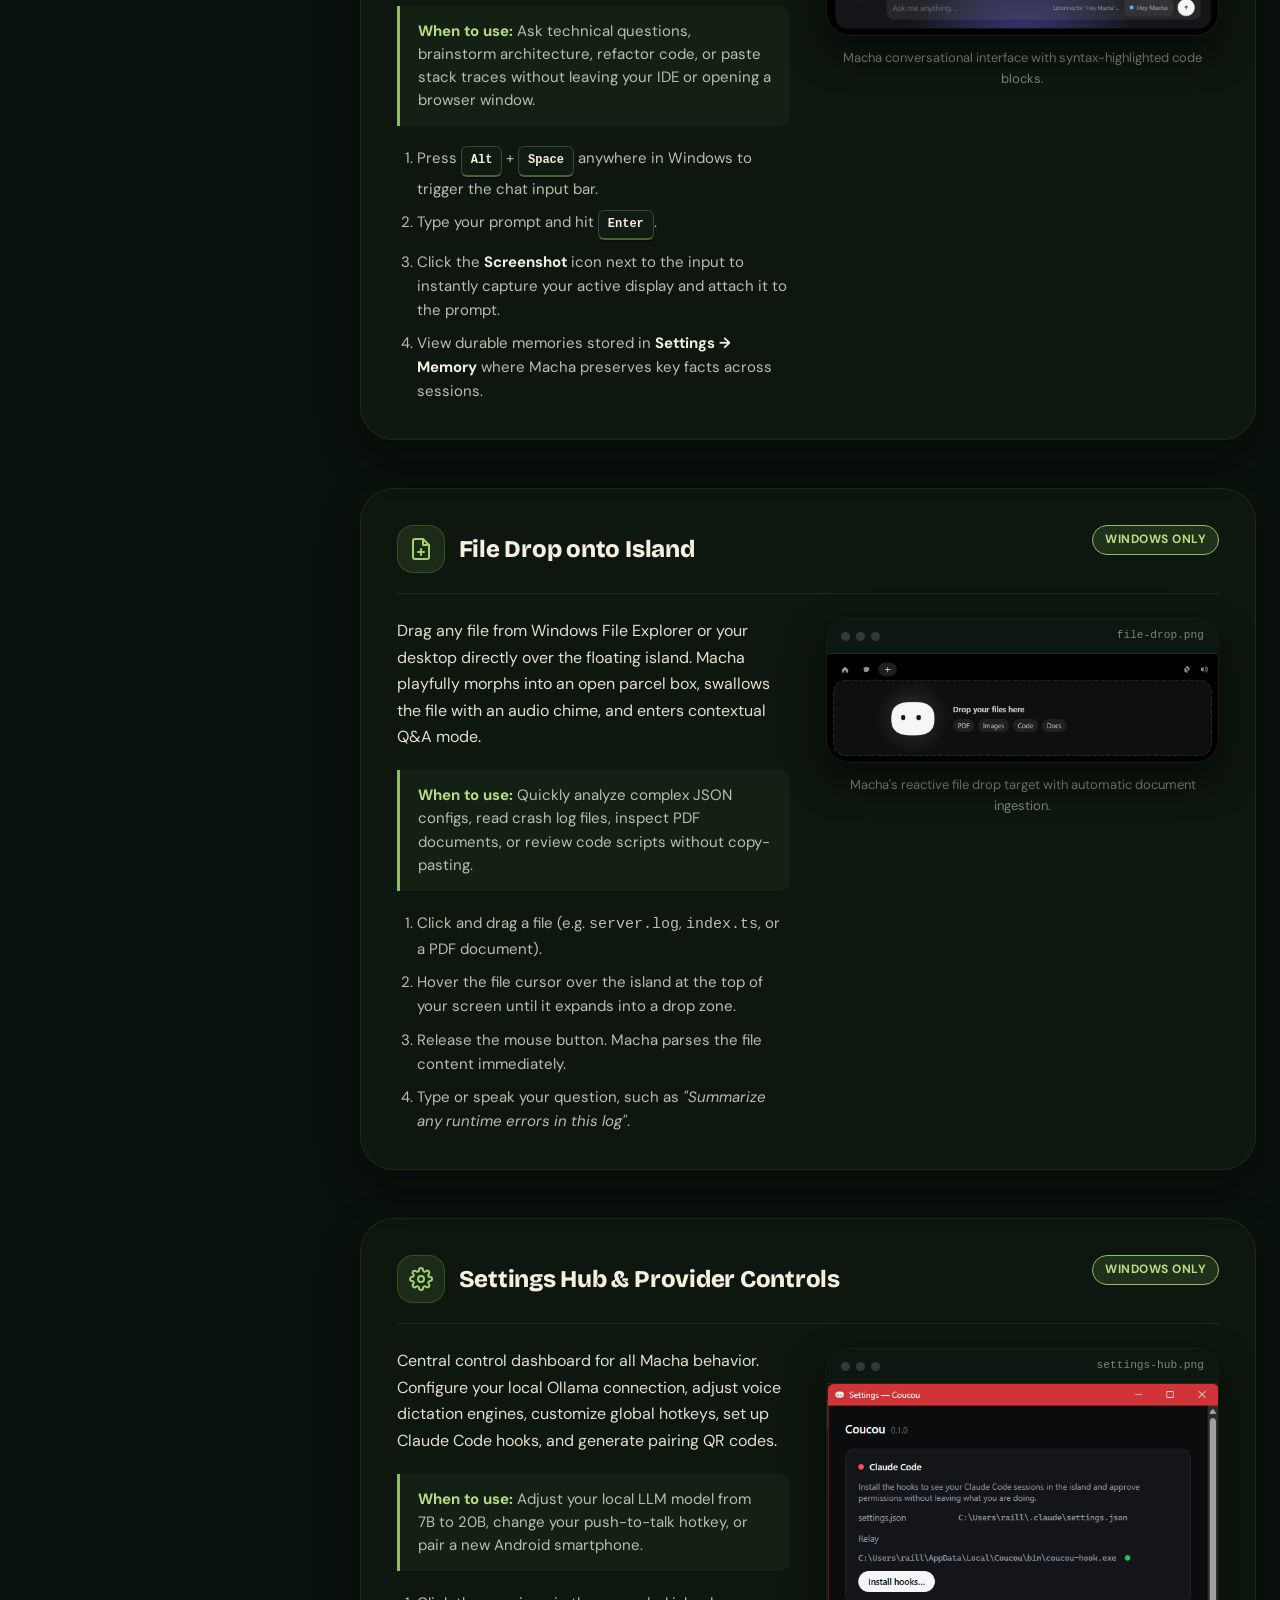
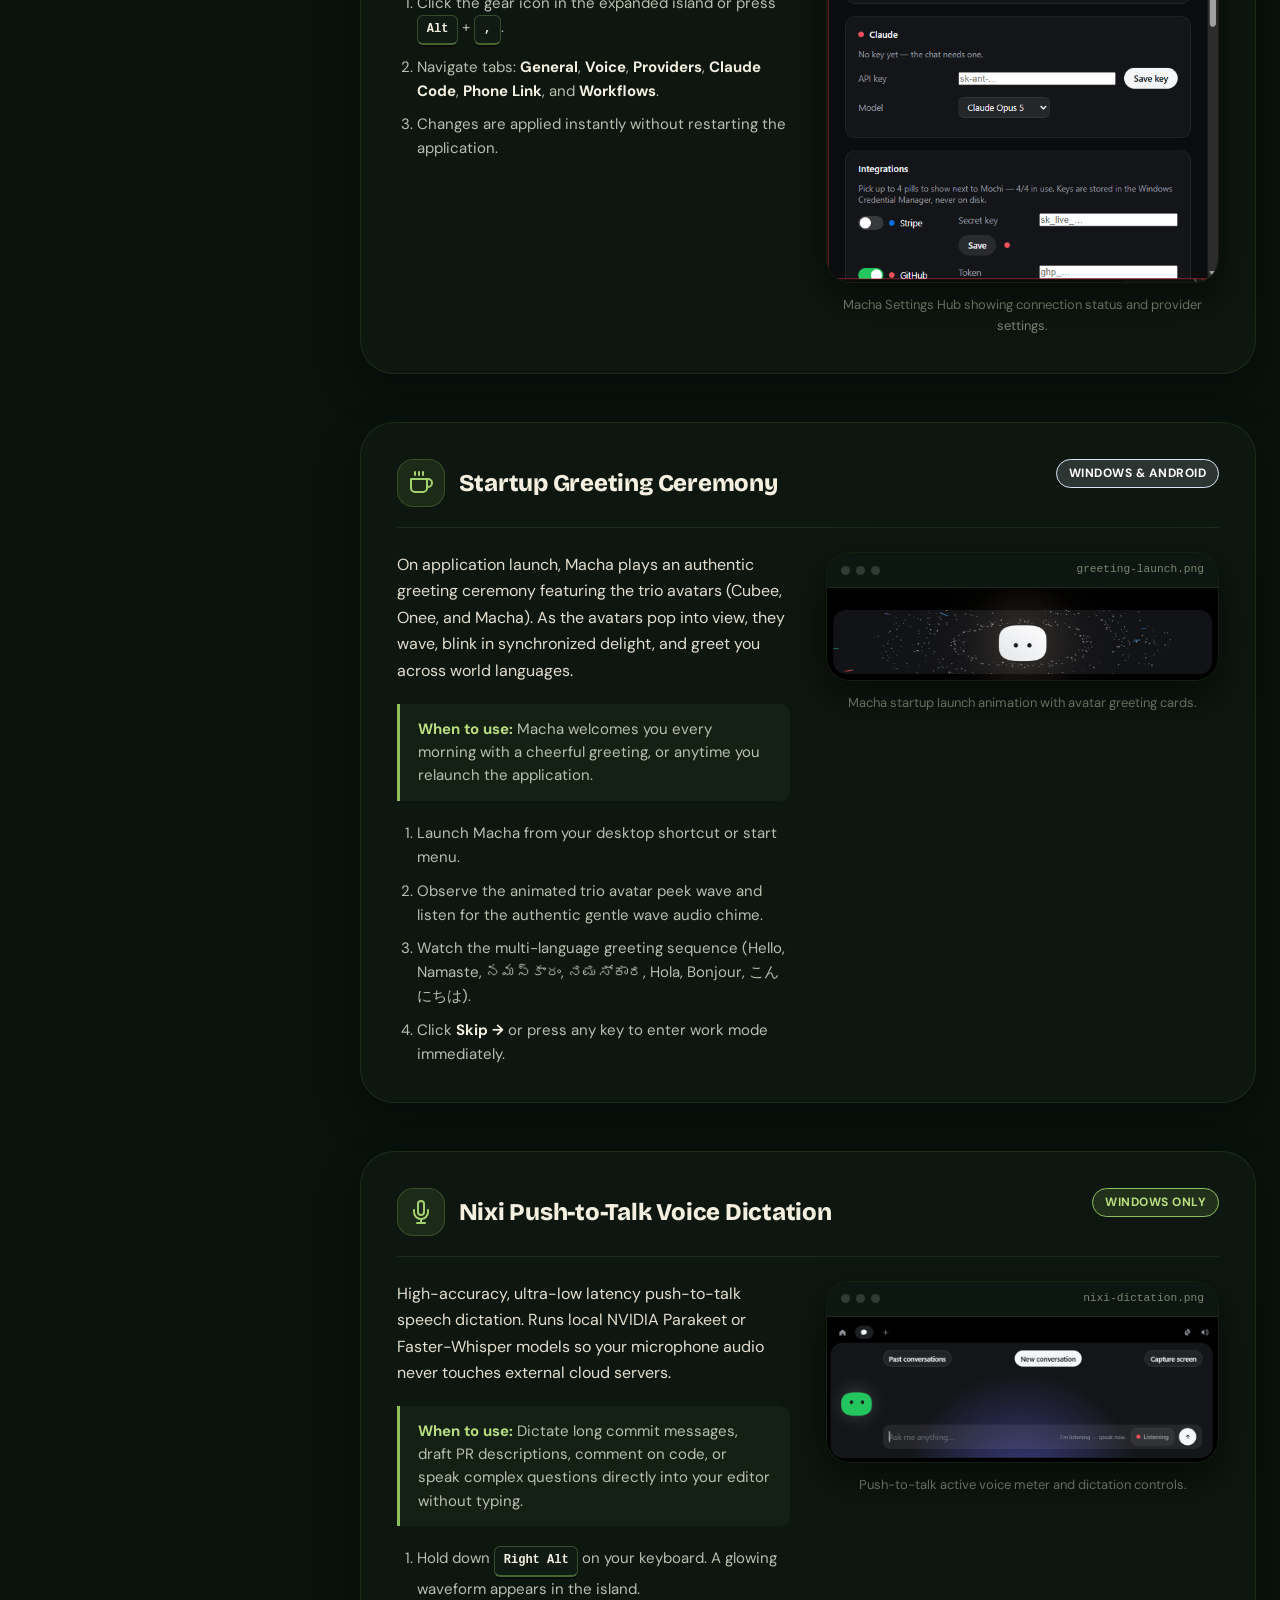
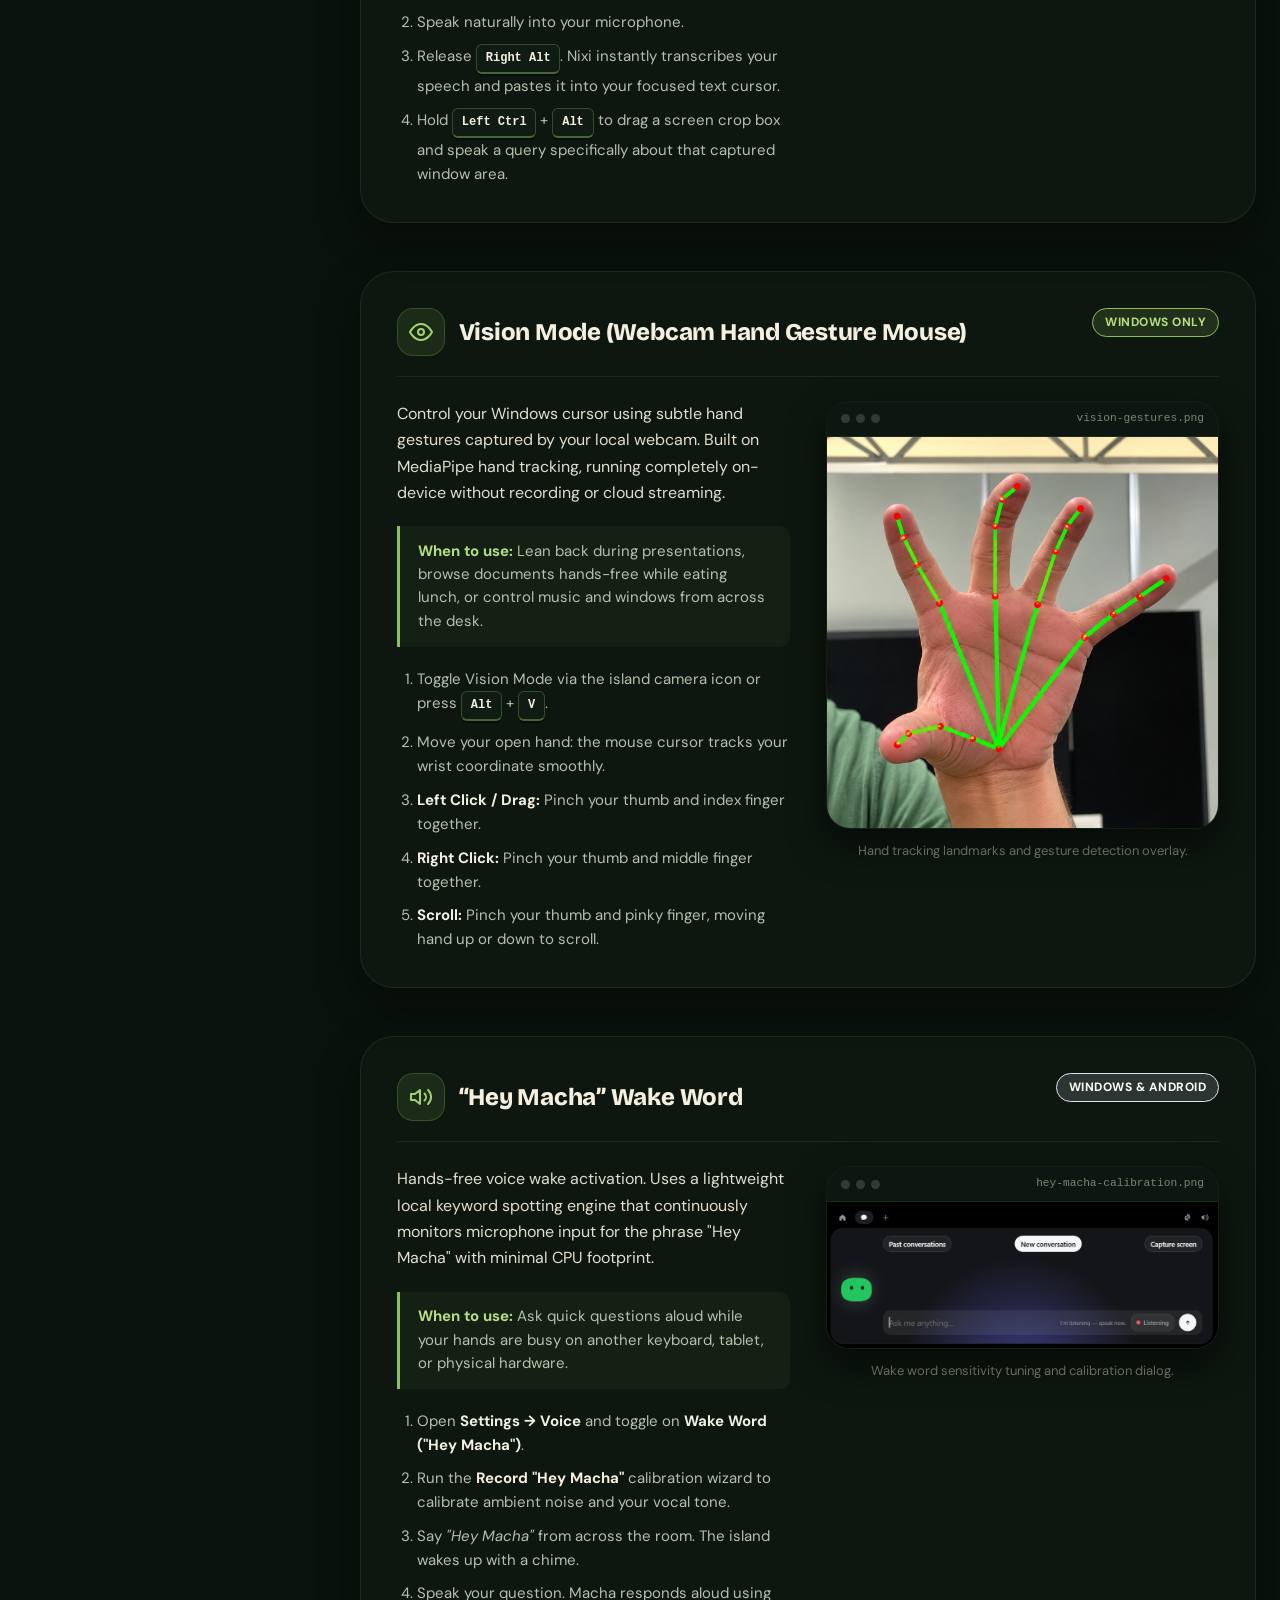
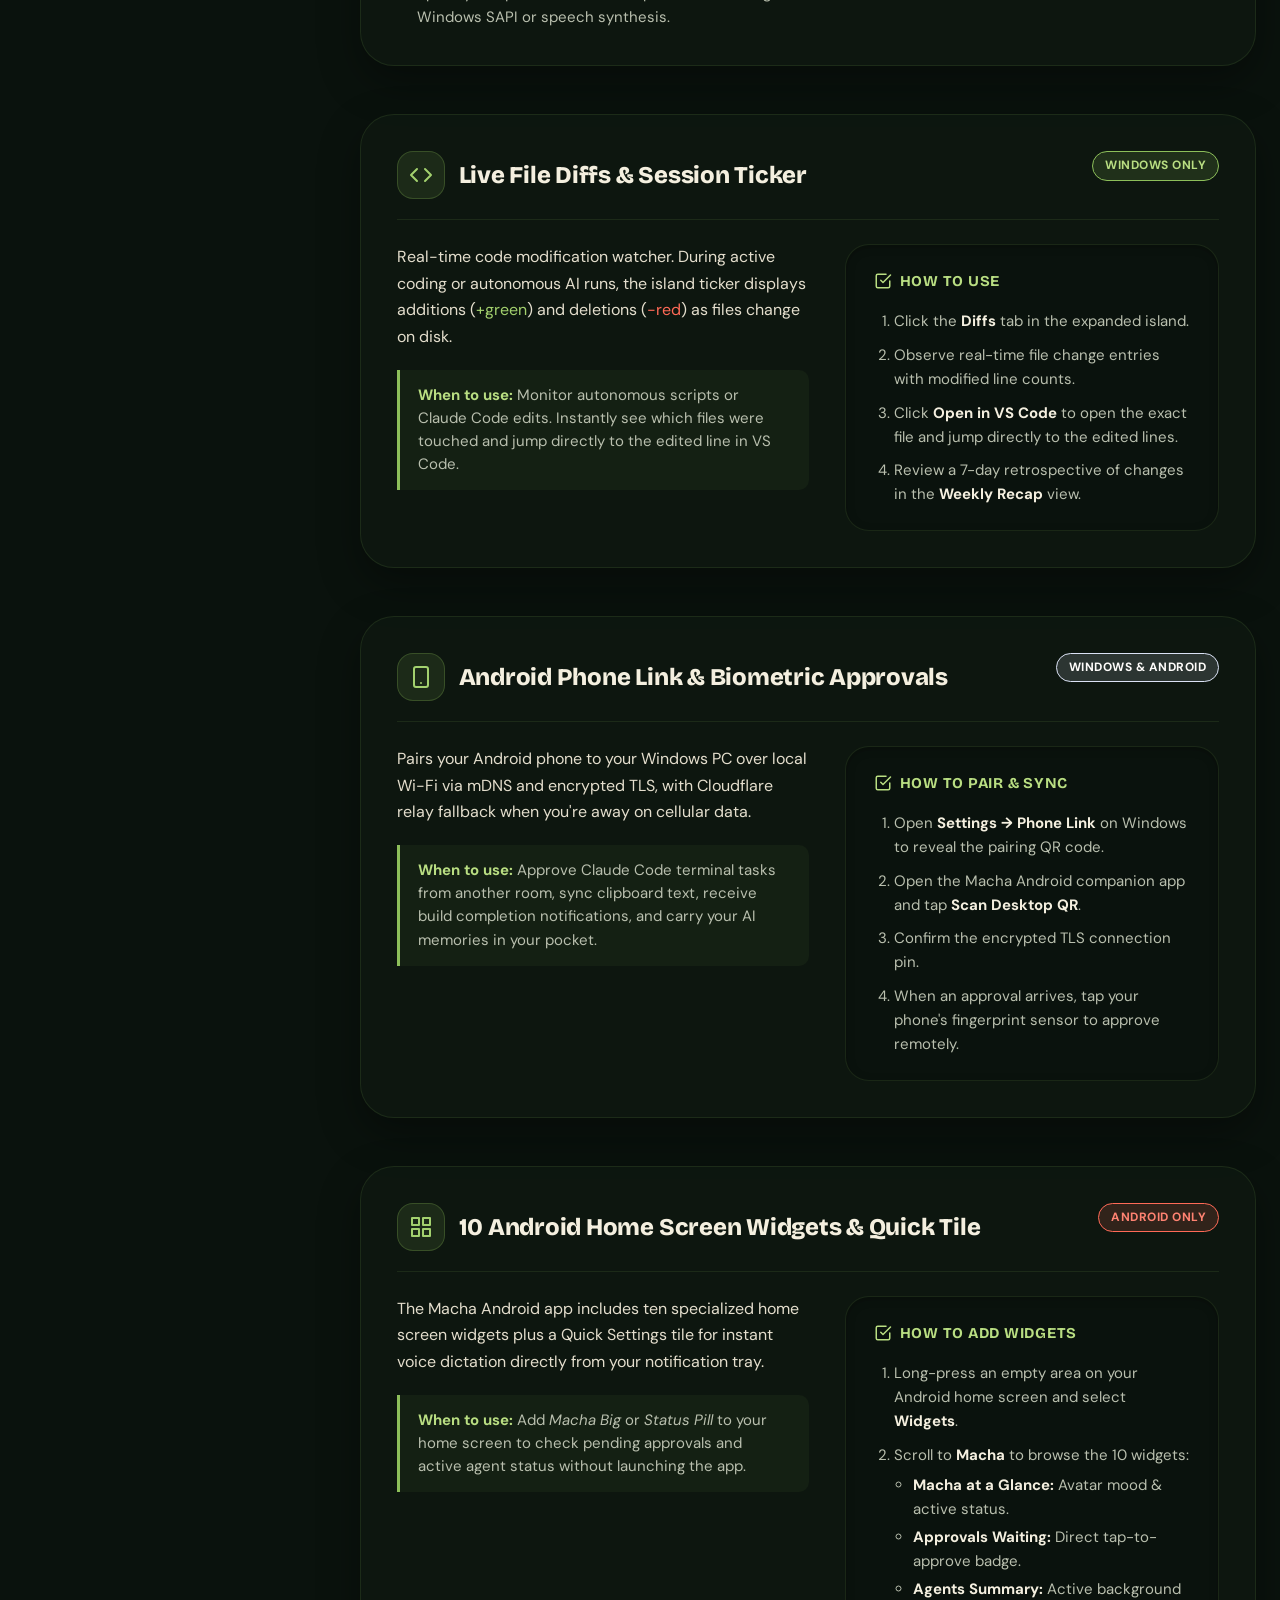
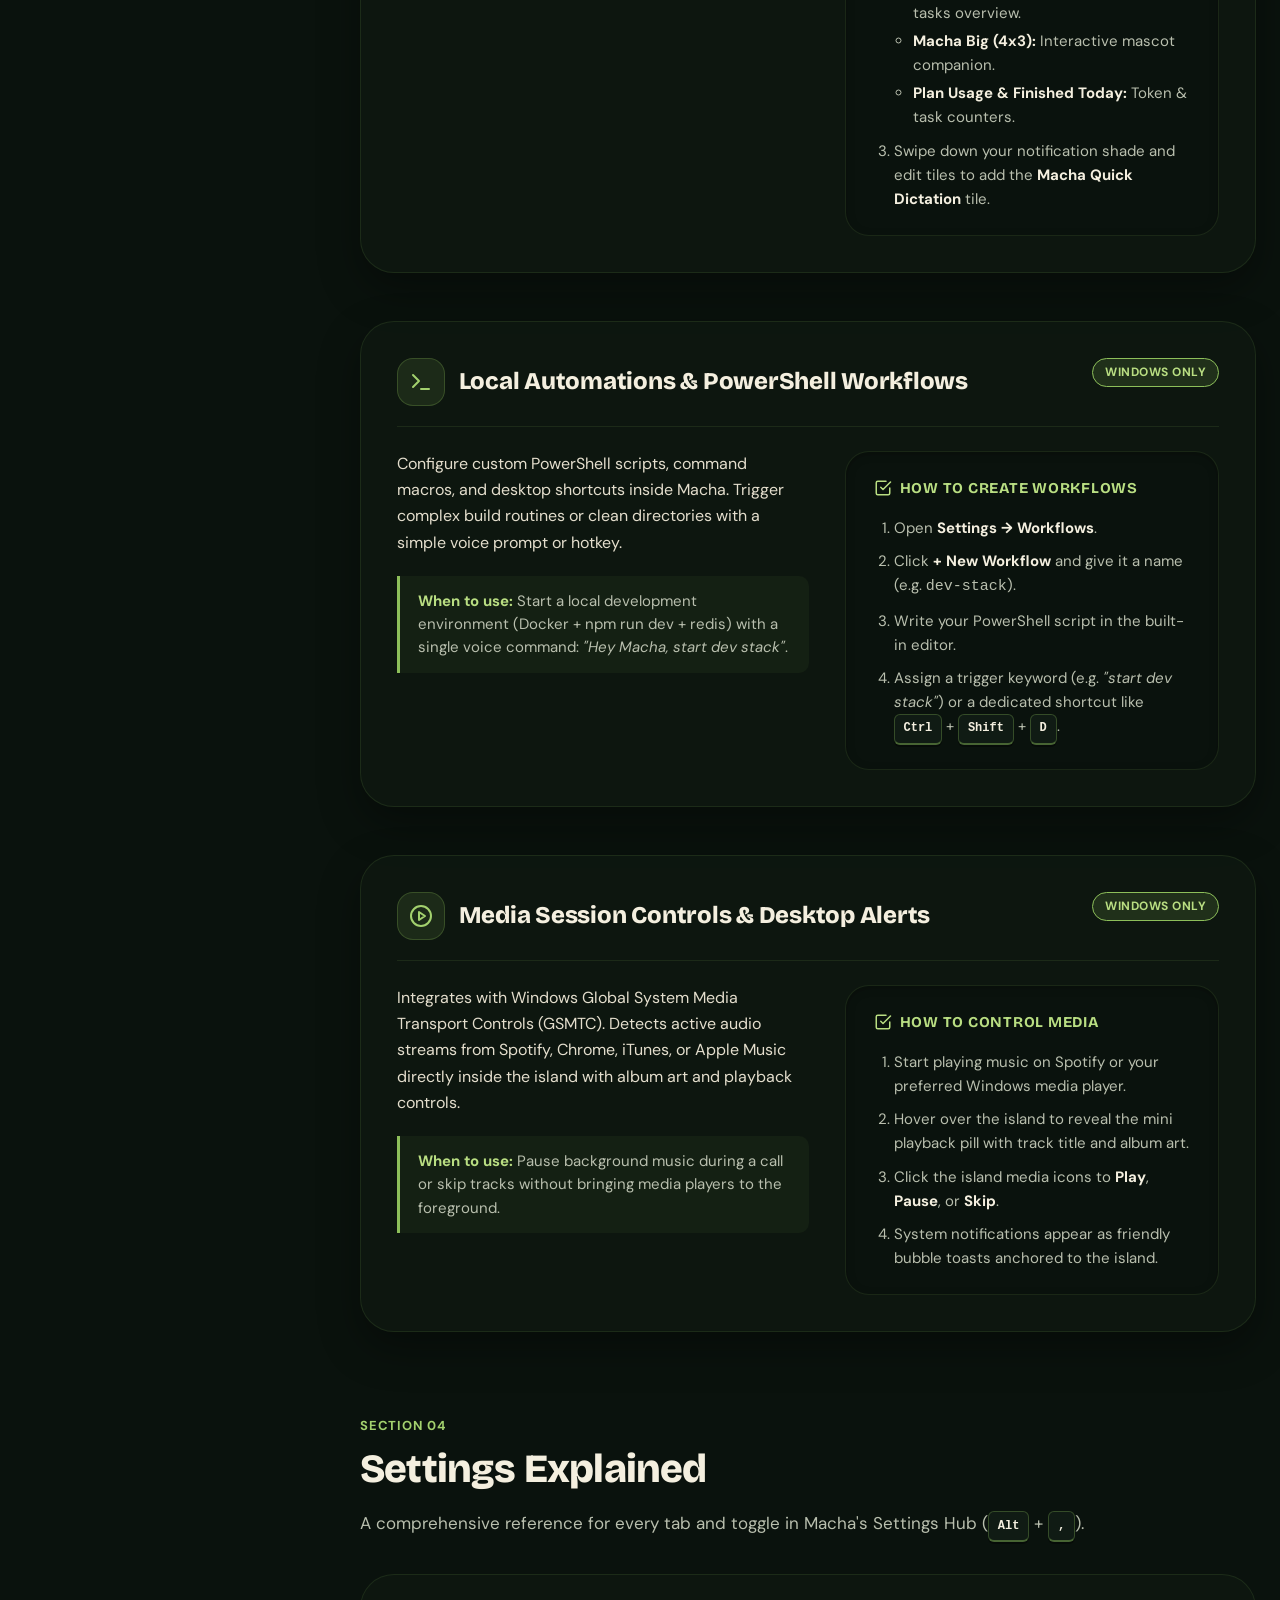
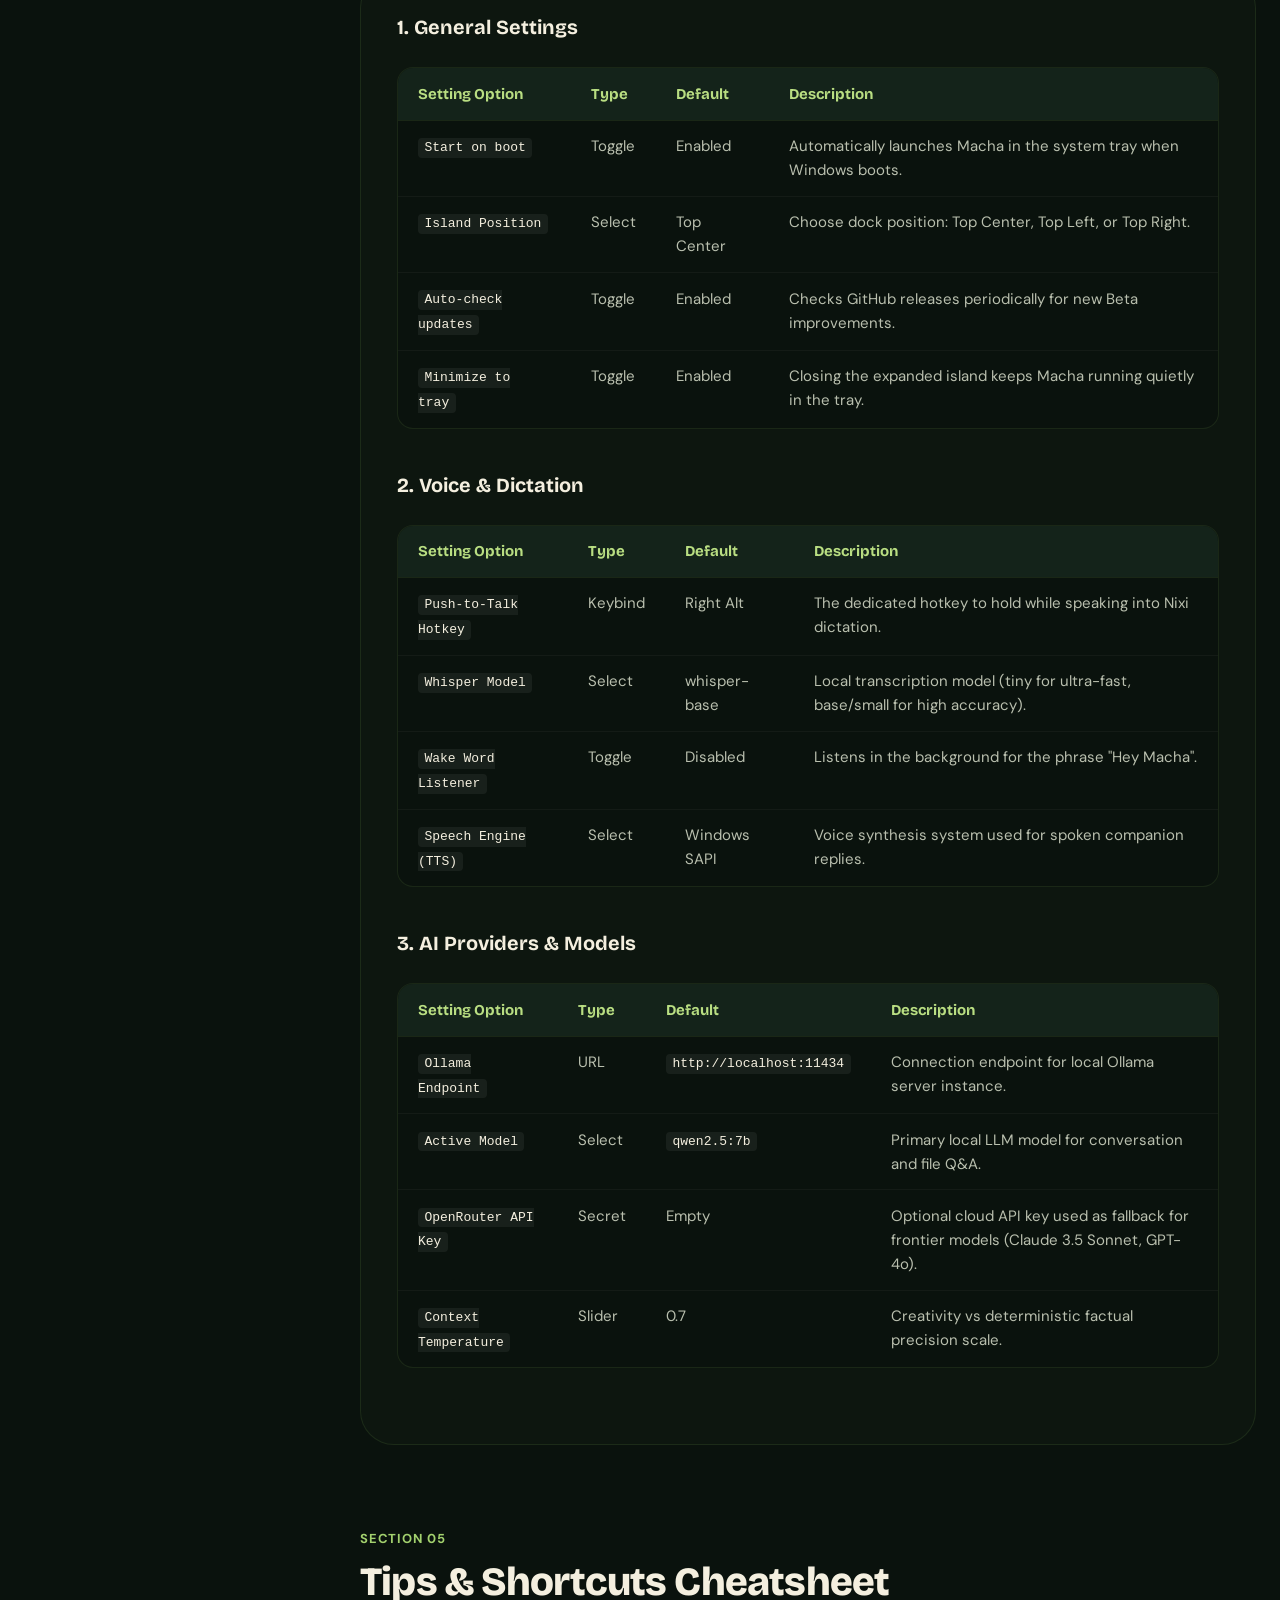
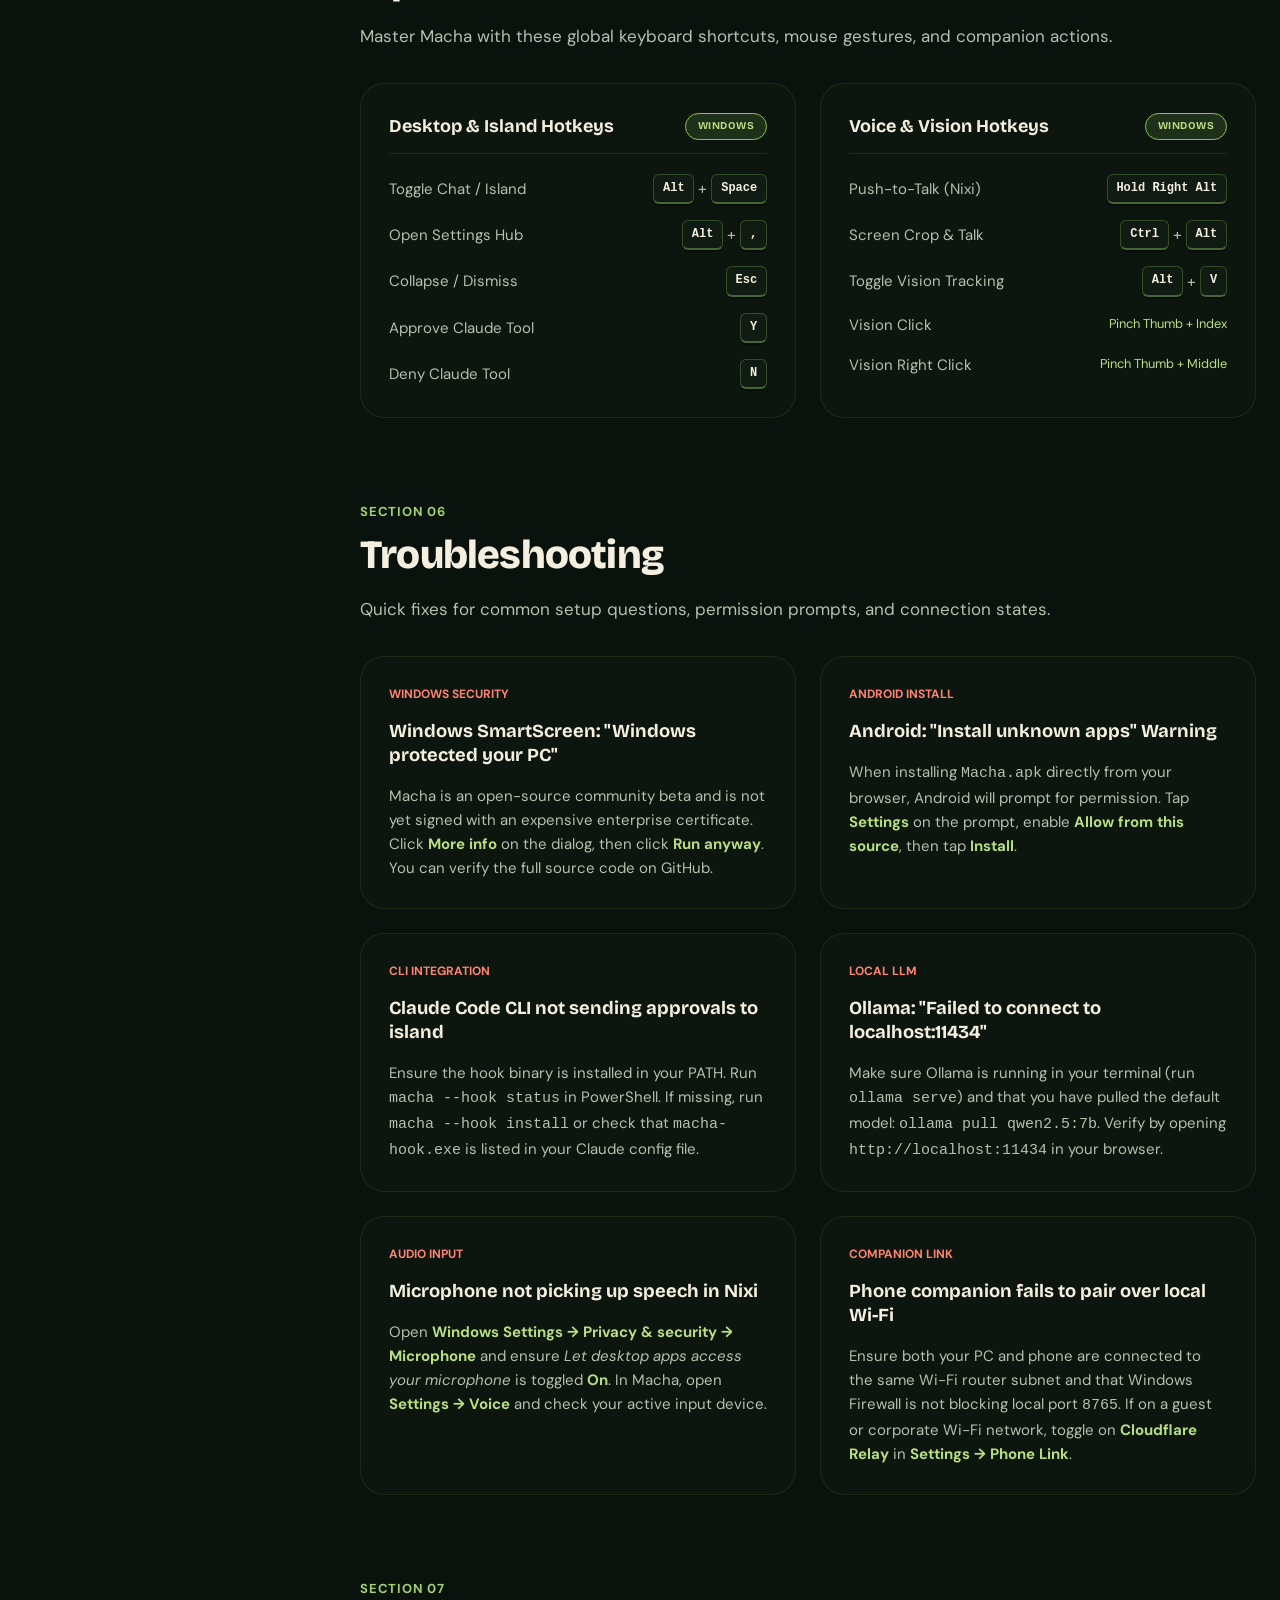
<file: guide.html>
<!DOCTYPE html>
<html lang="en">
<head>
  <meta charset="UTF-8" />
  <meta name="viewport" content="width=device-width, initial-scale=1.0" />
  <title>Macha Field Guide — Getting Started & Feature Manual</title>
  <meta name="description" content="The complete beginner's field guide to Macha. Learn how to use the desktop dynamic island, Claude Code hook, voice dictation, hand gesture vision, and paired Android companion." />
  <meta property="og:title" content="Macha Field Guide — Getting Started & Feature Manual" />
  <meta property="og:description" content="Comprehensive instructions and reference manual for all features in Macha." />
  <meta property="og:type" content="article" />
  <meta property="og:image" content="assets/macha-face.png" />
  <link rel="icon" type="image/svg+xml" href="assets/macha-face.svg" />
  
  <!-- Fonts -->
  <link rel="preconnect" href="https://fonts.googleapis.com" />
  <link rel="preconnect" href="https://fonts.gstatic.com" crossorigin />
  <link href="https://fonts.googleapis.com/css2?family=Bricolage+Grotesque:opsz,wght@12..96,700;12..96,800&family=DM+Sans:ital,opsz,wght@0,9..40,400;0,9..40,500;0,9..40,600;0,9..40,700;1,9..40,400&family=Instrument+Serif:italic&family=JetBrains+Mono:wght@400;500;600&display=swap" rel="stylesheet" />

  <!-- Stylesheets -->
  <link rel="stylesheet" href="css/style.css" />
  <link rel="stylesheet" href="css/guide.css" />
</head>
<body class="guide-body">

  <!-- ==============================================================
       STICKY NAVBAR
  ============================================================== -->
  <header id="navbar" class="navbar" aria-label="Main navigation">
    <div class="nav-container">
      <a href="index.html" class="nav-brand" aria-label="Macha home">
        <!-- Unified Avatar Stack as Logo -->
        <div class="avatar-stack mini" aria-hidden="true">
          <div class="avatar-card av-cubee">
            <svg viewBox="0 0 160 150" class="av-svg">
              <rect x="8" y="10" width="144" height="130" rx="38" fill="#E65C5C" stroke="#0A120D" stroke-width="6"/>
              <g class="cubee-eyes av-eyes">
                <rect x="36" y="66" width="32" height="14" rx="7" fill="#111316"/>
                <rect x="92" y="66" width="32" height="14" rx="7" fill="#111316"/>
              </g>
            </svg>
          </div>
          <div class="avatar-card av-onee">
            <svg viewBox="0 0 160 150" class="av-svg">
              <rect x="8" y="10" width="144" height="130" rx="42" fill="#DBE2F5" stroke="#0A120D" stroke-width="6"/>
              <g class="onee-eyes av-eyes">
                <ellipse cx="50" cy="74" rx="10" ry="18" fill="#111316"/>
                <ellipse cx="110" cy="74" rx="10" ry="18" fill="#111316"/>
              </g>
            </svg>
          </div>
          <div class="avatar-card av-macha">
            <svg viewBox="0 0 160 150" class="av-svg">
              <rect x="8" y="10" width="144" height="130" rx="40" fill="#FFFDFB" stroke="#0A120D" stroke-width="6"/>
              <g class="macha-eyes av-eyes">
                <ellipse cx="54" cy="74" rx="13" ry="15" fill="#1A1412"/>
                <ellipse cx="106" cy="74" rx="13" ry="15" fill="#1A1412"/>
              </g>
            </svg>
          </div>
        </div>
        <span class="nav-title">Macha</span>
      </a>

      <nav class="nav-menu" aria-label="Page sections">
        <a href="index.html" class="nav-item">Home / Download</a>
        <a href="#what-is-macha" class="nav-item">Overview</a>
        <a href="#getting-started" class="nav-item">Quick Start</a>
        <a href="#features" class="nav-item">Features</a>
        <a href="#settings" class="nav-item">Settings</a>
        <a href="#shortcuts" class="nav-item">Shortcuts</a>
        <a href="#troubleshooting" class="nav-item">Troubleshooting</a>
        <a href="#faq" class="nav-item">FAQ</a>
        <a href="https://github.com/dev-praj/Macha_by_Prajwal" target="_blank" rel="noopener noreferrer" class="nav-item nav-gh" aria-label="View source repository on GitHub">
          <svg class="nav-icon" viewBox="0 0 24 24" fill="currentColor" aria-hidden="true"><path d="M12 2C6.477 2 2 6.477 2 12c0 4.418 2.865 8.166 6.839 9.489.5.092.682-.217.682-.482 0-.237-.008-.866-.013-1.7-2.782.603-3.369-1.342-3.369-1.342-.454-1.154-1.11-1.462-1.11-1.462-.908-.62.069-.608.069-.608 1.003.07 1.531 1.03 1.531 1.03.892 1.529 2.341 1.087 2.91.832.092-.647.35-1.088.636-1.338-2.22-.253-4.555-1.11-4.555-4.943 0-1.091.39-1.984 1.029-2.683-.103-.253-.446-1.27.098-2.647 0 0 .84-.269 2.75 1.025A9.578 9.578 0 0 1 12 6.836a9.59 9.59 0 0 1 2.504.337c1.909-1.294 2.747-1.025 2.747-1.025.546 1.377.202 2.394.1 2.647.64.699 1.028 1.592 1.028 2.683 0 3.842-2.339 4.687-4.566 4.935.359.309.678.919.678 1.852 0 1.336-.012 2.415-.012 2.741 0 .267.18.578.688.48C19.138 20.163 22 16.418 22 12c0-5.523-4.477-10-10-10z"/></svg>
          <span>GitHub</span>
        </a>
      </nav>

      <div class="nav-actions">
        <a href="index.html#download" class="btn btn-coral btn-sm">Get Beta</a>
      </div>
    </div>
  </header>

  <!-- ==============================================================
       MAIN GUIDE CONTAINER
  ============================================================== -->
  <main class="guide-page">
    <div class="guide-container">

      <!-- Hero Header -->
      <header class="guide-hero">
        <div class="guide-hero-badge">
          <span class="badge-dot" aria-hidden="true"></span>
          User Guide &amp; Reference Manual
        </div>
        <h1 class="guide-hero-title">How to use <em>Macha</em></h1>
        <p class="guide-hero-subtitle">
          The complete beginner's field guide to the desktop dynamic island, voice dictation, hand gesture vision, and paired Android companion.
        </p>

        <!-- Quick Jump Pills -->
        <div class="guide-quick-pills" aria-label="Jump to guide section">
          <a href="#what-is-macha" class="quick-pill">✨ What is Macha?</a>
          <a href="#getting-started" class="quick-pill">🚀 3-Step Setup</a>
          <a href="#features" class="quick-pill">⚡ Features (14)</a>
          <a href="#settings" class="quick-pill">⚙️ Settings Hub</a>
          <a href="#shortcuts" class="quick-pill">⌨️ Shortcuts Cheatsheet</a>
          <a href="#troubleshooting" class="quick-pill">🔧 Troubleshooting</a>
          <a href="#faq" class="quick-pill">💬 FAQ</a>
        </div>
      </header>

      <!-- Two-Column Layout -->
      <div class="guide-layout">

        <!-- Sticky Sidebar with Search & Table of Contents -->
        <aside class="guide-sidebar" aria-label="Table of Contents">
          <div class="sidebar-search">
            <div class="search-input-wrap">
              <svg class="search-icon-left" width="16" height="16" viewBox="0 0 24 24" fill="none" stroke="currentColor" stroke-width="2" stroke-linecap="round" stroke-linejoin="round" aria-hidden="true"><circle cx="11" cy="11" r="8"></circle><line x1="21" y1="21" x2="16.65" y2="16.65"></line></svg>
              <input type="text" id="guide-search-input" class="search-input" placeholder="Search guide..." aria-label="Search guide content" />
              <span class="search-kbd-hint">/</span>
            </div>
          </div>

          <div class="sidebar-heading">Contents</div>
          <nav class="toc-nav" id="toc-nav">
            <a href="#what-is-macha" class="toc-link">
              <span>What is Macha?</span>
            </a>
            <a href="#getting-started" class="toc-link">
              <span>Get Started in 3 Steps</span>
              <span class="toc-badge">Checklist</span>
            </a>
            <a href="#features" class="toc-link">
              <span>Features, One by One</span>
              <span class="toc-badge">14</span>
            </a>
            <div class="toc-subnav">
              <a href="#feat-island" class="toc-sublink">1. Dynamic Island</a>
              <a href="#feat-claude" class="toc-sublink">2. Claude Code Approvals</a>
              <a href="#feat-chat" class="toc-sublink">3. Chat &amp; Memory</a>
              <a href="#feat-file-drop" class="toc-sublink">4. File Drop</a>
              <a href="#feat-settings" class="toc-sublink">5. Settings Hub</a>
              <a href="#feat-greeting" class="toc-sublink">6. Startup Greeting</a>
              <a href="#feat-nixi" class="toc-sublink">7. Nixi Dictation</a>
              <a href="#feat-vision" class="toc-sublink">8. Vision Mode</a>
              <a href="#feat-wake-word" class="toc-sublink">9. Hey Macha Wake Word</a>
              <a href="#feat-diffs" class="toc-sublink">10. Live File Diffs</a>
              <a href="#feat-phone-link" class="toc-sublink">11. Android Phone Link</a>
              <a href="#feat-widgets" class="toc-sublink">12. Android Widgets</a>
              <a href="#feat-workflows" class="toc-sublink">13. Local Workflows</a>
              <a href="#feat-media" class="toc-sublink">14. Media &amp; Alerts</a>
            </div>
            <a href="#settings" class="toc-link">
              <span>Settings Explained</span>
            </a>
            <a href="#shortcuts" class="toc-link">
              <span>Tips &amp; Shortcuts</span>
            </a>
            <a href="#troubleshooting" class="toc-link">
              <span>Troubleshooting</span>
            </a>
            <a href="#faq" class="toc-link">
              <span>Frequently Asked Questions</span>
            </a>
            <a href="#feedback" class="toc-link">
              <span>Beta &amp; Feedback</span>
            </a>
          </nav>
        </aside>

        <!-- Main Content Area -->
        <div class="guide-content">

          <!-- Search Empty State -->
          <div id="search-empty" class="search-empty" role="status" aria-live="polite">
            <p>No guide sections matched your search query. Try terms like <em>"whisper"</em>, <em>"hotkey"</em>, <em>"claude"</em>, <em>"vision"</em>, or <em>"ollama"</em>.</p>
          </div>

          <!-- ============================================================
               SECTION 1: WHAT IS MACHA?
          ============================================================ -->
          <section id="what-is-macha" class="guide-section">
            <span class="section-eyebrow">Section 01</span>
            <h2 class="section-title">
              What is Macha?
              <a href="#what-is-macha" class="section-anchor" aria-label="Link to section">#</a>
            </h2>
            <p class="section-desc">
              Macha is an expressive, privacy-first AI companion built for developers and creators. Rather than hiding in a web tab, Macha lives directly at the top of your Windows desktop as a floating <strong>Dynamic Island</strong> and pairs seamlessly with an <strong>Android companion app</strong>. It runs local LLMs through Ollama with zero data leaving your machine, handles hands-free voice dictation, tracks webcam hand gestures, relays Claude Code terminal approvals, and features three reactive companion personalities.
            </p>

            <!-- Character Trio Cards -->
            <div class="trio-grid">
              <!-- Macha -->
              <div class="avatar-guide-card card-macha">
                <div class="av-guide-top">
                  <div class="av-icon-bubble" style="background:#FFFDFB; border: 2px solid #E9E2DC;">
                    <svg viewBox="0 0 160 150" class="av-svg"><rect x="8" y="10" width="144" height="130" rx="40" fill="#FFFDFB"/><g class="macha-eyes"><ellipse cx="54" cy="74" rx="13" ry="15" fill="#1A1412"/><ellipse cx="106" cy="74" rx="13" ry="15" fill="#1A1412"/></g></svg>
                  </div>
                  <div>
                    <h3 class="av-guide-name">Macha</h3>
                    <div class="av-guide-role">The Calm Thinker</div>
                  </div>
                </div>
                <p class="av-guide-bio">
                  The cream-toned lead companion. Thoughtful, patient, and precise. Macha handles deep reasoning, file diff reviews, architectural answers, and complex chat prompts.
                </p>
                <div class="av-badge-list">
                  <span class="av-mini-tag">#FFFDFB Cream</span>
                  <span class="av-mini-tag">Code Review</span>
                  <span class="av-mini-tag">Deep Reasoning</span>
                </div>
              </div>

              <!-- Cubee -->
              <div class="avatar-guide-card card-cubee">
                <div class="av-guide-top">
                  <div class="av-icon-bubble" style="background:#FF6A57; border: 2px solid #D84330;">
                    <svg viewBox="0 0 160 150" class="av-svg"><rect x="8" y="10" width="144" height="130" rx="38" fill="#FF6A57"/><g class="cubee-eyes"><rect x="36" y="66" width="32" height="14" rx="7" fill="#111316"/><rect x="92" y="66" width="32" height="14" rx="7" fill="#111316"/></g></svg>
                  </div>
                  <div>
                    <h3 class="av-guide-name">Cubee</h3>
                    <div class="av-guide-role">The Energetic Sprinter</div>
                  </div>
                </div>
                <p class="av-guide-bio">
                  The lively coral cube. Quick on its feet, direct, and action-oriented. Cubee manages Claude Code CLI approval alerts, terminal workflows, and rapid push-to-talk notifications.
                </p>
                <div class="av-badge-list">
                  <span class="av-mini-tag">#FF6A57 Coral</span>
                  <span class="av-mini-tag">CLI Approvals</span>
                  <span class="av-mini-tag">Quick Actions</span>
                </div>
              </div>

              <!-- Onee -->
              <div class="avatar-guide-card card-onee">
                <div class="av-guide-top">
                  <div class="av-icon-bubble" style="background:#DBE2F5; border: 2px solid #C5D0EB;">
                    <svg viewBox="0 0 160 150" class="av-svg"><rect x="8" y="10" width="144" height="130" rx="42" fill="#DBE2F5"/><g class="onee-eyes"><ellipse cx="50" cy="74" rx="10" ry="18" fill="#111316"/><ellipse cx="110" cy="74" rx="10" ry="18" fill="#111316"/></g></svg>
                  </div>
                  <div>
                    <h3 class="av-guide-name">Onee</h3>
                    <div class="av-guide-role">The Memory Keeper</div>
                  </div>
                </div>
                <p class="av-guide-bio">
                  The gentle lavender oval. Attentive, empathetic, and observant. Onee organizes project memories, context indexing, gentle reminders, and Android companion sync.
                </p>
                <div class="av-badge-list">
                  <span class="av-mini-tag">#DBE2F5 Lavender</span>
                  <span class="av-mini-tag">Durable Memory</span>
                  <span class="av-mini-tag">Cross-Device Sync</span>
                </div>
              </div>
            </div>

            <!-- Ecosystem Callout -->
            <div class="guide-callout tip">
              <svg class="callout-icon" viewBox="0 0 24 24" fill="none" stroke="currentColor" stroke-width="2" aria-hidden="true"><circle cx="12" cy="12" r="10"></circle><line x1="12" y1="16" x2="12" y2="12"></line><line x1="12" y1="8" x2="12.01" y2="8"></line></svg>
              <div>
                <strong>Local-First Architecture:</strong> Macha communicates directly with your local Ollama server over <code>http://localhost:11434</code> and runs local Whisper speech models. Your keystrokes, audio, and code never leave your private machine unless you explicitly configure an optional OpenRouter cloud API key.
              </div>
            </div>
          </section>

          <!-- ============================================================
               SECTION 2: GET STARTED IN 3 STEPS
          ============================================================ -->
          <section id="getting-started" class="guide-section">
            <span class="section-eyebrow">Section 02</span>
            <h2 class="section-title">
              Get Started in 3 Steps
              <a href="#getting-started" class="section-anchor" aria-label="Link to section">#</a>
            </h2>
            <p class="section-desc">
              Follow this interactive checklist to get Macha running on Windows and Android in under three minutes. Your checklist progress is saved automatically on this device.
            </p>

            <div class="checklist-card-wrap">
              <div class="checklist-header">
                <div class="checklist-title-box">
                  <svg width="22" height="22" viewBox="0 0 24 24" fill="none" stroke="var(--matcha-400)" stroke-width="2" stroke-linecap="round" stroke-linejoin="round" aria-hidden="true"><path d="M9 11l3 3L22 4"></path><path d="M21 12v7a2 2 0 0 1-2 2H5a2 2 0 0 1-2-2V5a2 2 0 0 1 2-2h11"></path></svg>
                  <strong style="color:var(--cream);font-size:1.0625rem;">Onboarding Checklist</strong>
                </div>
                <div style="display:flex;align-items:center;gap:1.25rem;">
                  <span class="checklist-progress-text" id="checklist-progress-text">0 of 3 completed</span>
                  <button type="button" class="checklist-reset-btn" id="checklist-reset-btn">Reset</button>
                </div>
              </div>

              <div class="step-items">
                <!-- Step 1 -->
                <div class="step-item" data-step-id="step-1">
                  <div class="step-check-custom" role="checkbox" aria-checked="false" tabindex="0" aria-label="Mark Step 1 complete">
                    <svg width="18" height="18" viewBox="0 0 24 24" fill="none" stroke="currentColor" stroke-width="3" stroke-linecap="round" stroke-linejoin="round"><polyline points="20 6 9 17 4 12"></polyline></svg>
                  </div>
                  <div class="step-content">
                    <div class="step-number-tag">Step 1 &bull; Download &amp; Install</div>
                    <h3 class="step-heading">Install Macha on Windows and Android</h3>
                    <p class="step-desc">
                      Download the Windows installer or zip archive and run <strong>Macha.exe</strong>. On Android, grab <strong>Macha.apk</strong> and tap Install. Ensure your local Ollama daemon is active if using local LLMs.
                    </p>
                    <div style="display:flex;gap:0.75rem;flex-wrap:wrap;margin-top:0.5rem;align-items:center;">
                      <a href="https://github.com/dev-praj/Macha_by_Prajwal/releases/download/beta/macha.exe" data-dl="windows" rel="noopener" class="btn btn-secondary btn-sm">Download Windows (.exe)</a>
                      <a href="https://github.com/dev-praj/Macha_by_Prajwal/releases/download/beta/macha.apk" data-dl="android" rel="noopener" class="btn btn-secondary btn-sm">Download Android (.apk)</a>
                    </div>
                    <div style="margin-top:0.4rem;">
                      <a href="https://github.com/dev-praj/Macha_by_Prajwal/releases" data-dl="releases" target="_blank" rel="noopener noreferrer" class="dl-fallback-link">Download not working? Get it from GitHub Releases</a>
                    </div>
                  </div>
                </div>

                <!-- Step 2 -->
                <div class="step-item" data-step-id="step-2">
                  <div class="step-check-custom" role="checkbox" aria-checked="false" tabindex="0" aria-label="Mark Step 2 complete">
                    <svg width="18" height="18" viewBox="0 0 24 24" fill="none" stroke="currentColor" stroke-width="3" stroke-linecap="round" stroke-linejoin="round"><polyline points="20 6 9 17 4 12"></polyline></svg>
                  </div>
                  <div class="step-content">
                    <div class="step-number-tag">Step 2 &bull; First Launch &amp; Permissions</div>
                    <h3 class="step-heading">Grant Microphone &amp; Camera Permissions</h3>
                    <p class="step-desc">
                      When launching for the first time, Windows SmartScreen may show an "Unrecognized app" banner since Macha is in active community Beta. Click <strong>More info</strong> and select <strong>Run anyway</strong>. Grant microphone access for Nixi push-to-talk voice, and camera access if you plan to use Vision hand gesture tracking.
                    </p>
                    <div class="step-code-chip">
                      <span>Windows hotkey test:</span>
                      <code>Alt + Space</code>
                    </div>
                  </div>
                </div>

                <!-- Step 3 -->
                <div class="step-item" data-step-id="step-3">
                  <div class="step-check-custom" role="checkbox" aria-checked="false" tabindex="0" aria-label="Mark Step 3 complete">
                    <svg width="18" height="18" viewBox="0 0 24 24" fill="none" stroke="currentColor" stroke-width="3" stroke-linecap="round" stroke-linejoin="round"><polyline points="20 6 9 17 4 12"></polyline></svg>
                  </div>
                  <div class="step-content">
                    <div class="step-number-tag">Step 3 &bull; Say Hello</div>
                    <h3 class="step-heading">Interact with the Dynamic Island</h3>
                    <p class="step-desc">
                      Hover your mouse over the floating island at the top center of your screen to expand it. Type your first question or hold <kbd>Right Alt</kbd> to speak. You will hear the gentle chime and see Macha, Cubee, and Onee react with lively eye blinks and smiles.
                    </p>
                  </div>
                </div>
              </div>
            </div>
          </section>

          <!-- ============================================================
               SECTION 3: FEATURES, ONE BY ONE
          ============================================================ -->
          <section id="features" class="guide-section">
            <span class="section-eyebrow">Section 03</span>
            <h2 class="section-title">
              Features, One by One
              <a href="#features" class="section-anchor" aria-label="Link to section">#</a>
            </h2>
            <p class="section-desc">
              Every feature below is discovered directly from the Macha codebase. Below you will find what each feature does, practical everyday use cases, numbered step-by-step instructions, and keyboard shortcuts.
            </p>

            <div class="features-list">

              <!-- Feature 1: Dynamic Island -->
              <article class="feature-detail-card" id="feat-island">
                <div class="feature-header">
                  <div class="feature-title-group">
                    <div class="feature-icon-box" aria-hidden="true">
                      <svg width="24" height="24" viewBox="0 0 24 24" fill="none" stroke="currentColor" stroke-width="2" stroke-linecap="round" stroke-linejoin="round"><rect x="2" y="3" width="20" height="14" rx="2"></rect><line x1="8" y1="21" x2="16" y2="21"></line><line x1="12" y1="17" x2="12" y2="21"></line></svg>
                    </div>
                    <div>
                      <h3 class="feature-title">Dynamic Island Desktop Widget</h3>
                    </div>
                  </div>
                  <span class="platform-pill windows">Windows Only</span>
                </div>

                <div class="feature-grid-content">
                  <div class="feature-info">
                    <p class="feature-lead-text">
                      A sleek, hardware-accelerated floating island that sits at the top center of your Windows screen. It morphs fluidly between a discreet compact status pill (180&times;32px) and an expanded workspace hub (480&times;120px).
                    </p>
                    <div class="scenario-callout">
                      <strong>When to use:</strong> Keep it running while coding or reading docs. You can glance at build notifications, track active diffs, monitor background agents, or check media without switching desktop windows.
                    </div>
                    <ol class="steps-list">
                      <li>Hover your mouse over the compact pill at the top of your screen to expand it.</li>
                      <li>Click the companion mascot to toggle between <strong>Chat</strong>, <strong>Diffs</strong>, and <strong>Settings</strong> tabs.</li>
                      <li>Double-click the pill or press <kbd>Esc</kbd> to collapse back to compact mode.</li>
                      <li>Drag the island left or right if you have multiple monitors or custom top-bar taskbars.</li>
                    </ol>
                    <div class="guide-callout tip">
                      <svg class="callout-icon" viewBox="0 0 24 24" fill="none" stroke="currentColor" stroke-width="2"><circle cx="12" cy="12" r="10"></circle><line x1="12" y1="16" x2="12" y2="12"></line><line x1="12" y1="8" x2="12.01" y2="8"></line></svg>
                      <div>
                        <strong>Pro Tip:</strong> Repeatedly clicking the avatar will cause Cubee to shake playfully and display an annoyed face, while gently hovering triggers happy eye hearts!
                      </div>
                    </div>
                  </div>

                  <div class="feature-media">
                    <div class="guide-screenshot-frame">
                      <div class="frame-bar">
                        <span class="frame-dot"></span><span class="frame-dot"></span><span class="frame-dot"></span>
                        <span class="frame-title">island-overview.png</span>
                      </div>
                      <img src="assets/guide/island-overview.png" alt="Macha Dynamic Island expanded interface on Windows desktop" loading="lazy" />
                    </div>
                    <div class="guide-screenshot-frame" style="margin-top:0.75rem;">
                      <div class="frame-bar">
                        <span class="frame-dot"></span><span class="frame-dot"></span><span class="frame-dot"></span>
                        <span class="frame-title">compact-island.png</span>
                      </div>
                      <img src="assets/guide/compact-island.png" alt="Macha Dynamic Island in compact pill mode at top of screen" loading="lazy" />
                    </div>
                    <p class="media-caption">Expanded hub view (top) and compact pill mode (bottom).</p>
                  </div>
                </div>
              </article>

              <!-- Feature 2: Claude Code Approvals -->
              <article class="feature-detail-card" id="feat-claude">
                <div class="feature-header">
                  <div class="feature-title-group">
                    <div class="feature-icon-box" aria-hidden="true">
                      <svg width="24" height="24" viewBox="0 0 24 24" fill="none" stroke="currentColor" stroke-width="2" stroke-linecap="round" stroke-linejoin="round"><path d="M12 22s8-4 8-10V5l-8-3-8 3v7c0 6 8 10 8 10z"></path></svg>
                    </div>
                    <div>
                      <h3 class="feature-title">Claude Code Hook &amp; Approvals Relay</h3>
                    </div>
                  </div>
                  <span class="platform-pill both">Windows &amp; Android</span>
                </div>

                <div class="feature-grid-content">
                  <div class="feature-info">
                    <p class="feature-lead-text">
                      Integrates directly with the Claude Code CLI via <code>macha-hook.exe</code>. Whenever Claude requests permission to run bash commands, edit files, or execute tests, Macha intercepts the request and presents a clear approval banner.
                    </p>
                    <div class="scenario-callout">
                      <strong>When to use:</strong> Run autonomous coding sessions with Claude Code. Step away from your desk to grab tea—Macha forwards the approval prompt to your Android phone so you can approve via fingerprint!
                    </div>
                    <ol class="steps-list">
                      <li>Install the hook by running <code>macha --hook install</code> or enabling it in <strong>Settings &rarr; Claude Code</strong>.</li>
                      <li>Start Claude Code in your terminal (<code>claude</code>).</li>
                      <li>When Claude attempts a file write or command, the desktop island turns coral and displays the command preview.</li>
                      <li>Click <strong>Allow</strong> or <strong>Deny</strong> on desktop, or authenticate with biometrics on your Android lock screen.</li>
                    </ol>
                    <div class="guide-callout tip">
                      <svg class="callout-icon" viewBox="0 0 24 24" fill="none" stroke="currentColor" stroke-width="2"><circle cx="12" cy="12" r="10"></circle><line x1="12" y1="16" x2="12" y2="12"></line><line x1="12" y1="8" x2="12.01" y2="8"></line></svg>
                      <div>
                        <strong>Pro Tip:</strong> Press <kbd>Y</kbd> on your keyboard to instantly approve, or <kbd>N</kbd> to deny without lifting your hands to the mouse.
                      </div>
                    </div>
                  </div>

                  <div class="feature-media">
                    <div class="guide-screenshot-frame">
                      <div class="frame-bar">
                        <span class="frame-dot"></span><span class="frame-dot"></span><span class="frame-dot"></span>
                        <span class="frame-title">claude-approval.png</span>
                      </div>
                      <img src="assets/guide/claude-approval.png" alt="Claude Code CLI approval dialog inside Macha desktop island" loading="lazy" />
                    </div>
                    <p class="media-caption">Real-time Claude Code tool execution prompt with Deny and Allow options.</p>
                  </div>
                </div>
              </article>

              <!-- Feature 3: Chat Interface & Memory -->
              <article class="feature-detail-card" id="feat-chat">
                <div class="feature-header">
                  <div class="feature-title-group">
                    <div class="feature-icon-box" aria-hidden="true">
                      <svg width="24" height="24" viewBox="0 0 24 24" fill="none" stroke="currentColor" stroke-width="2" stroke-linecap="round" stroke-linejoin="round"><path d="M21 15a2 2 0 0 1-2 2H7l-4 4V5a2 2 0 0 1 2-2h14a2 2 0 0 1 2 2z"></path></svg>
                    </div>
                    <div>
                      <h3 class="feature-title">Chat Interface &amp; Durable Memory</h3>
                    </div>
                  </div>
                  <span class="platform-pill both">Windows &amp; Android</span>
                </div>

                <div class="feature-grid-content">
                  <div class="feature-info">
                    <p class="feature-lead-text">
                      A fast, distraction-free conversational companion. Powered by local Ollama models (defaulting to <code>qwen2.5:7b</code> or <code>gpt-oss:20b</code>) with an optional OpenRouter cloud fallback for high-capacity frontier models.
                    </p>
                    <div class="scenario-callout">
                      <strong>When to use:</strong> Ask technical questions, brainstorm architecture, refactor code, or paste stack traces without leaving your IDE or opening a browser window.
                    </div>
                    <ol class="steps-list">
                      <li>Press <kbd>Alt</kbd> + <kbd>Space</kbd> anywhere in Windows to trigger the chat input bar.</li>
                      <li>Type your prompt and hit <kbd>Enter</kbd>.</li>
                      <li>Click the <strong>Screenshot</strong> icon next to the input to instantly capture your active display and attach it to the prompt.</li>
                      <li>View durable memories stored in <strong>Settings &rarr; Memory</strong> where Macha preserves key facts across sessions.</li>
                    </ol>
                  </div>

                  <div class="feature-media">
                    <div class="guide-screenshot-frame">
                      <div class="frame-bar">
                        <span class="frame-dot"></span><span class="frame-dot"></span><span class="frame-dot"></span>
                        <span class="frame-title">chat-screen.png</span>
                      </div>
                      <img src="assets/guide/chat-screen.png" alt="Macha desktop chat interface with code snippet formatting" loading="lazy" />
                    </div>
                    <p class="media-caption">Macha conversational interface with syntax-highlighted code blocks.</p>
                  </div>
                </div>
              </article>

              <!-- Feature 4: File Drop onto Island -->
              <article class="feature-detail-card" id="feat-file-drop">
                <div class="feature-header">
                  <div class="feature-title-group">
                    <div class="feature-icon-box" aria-hidden="true">
                      <svg width="24" height="24" viewBox="0 0 24 24" fill="none" stroke="currentColor" stroke-width="2" stroke-linecap="round" stroke-linejoin="round"><path d="M14 2H6a2 2 0 0 0-2 2v16a2 2 0 0 0 2 2h12a2 2 0 0 0 2-2V8z"></path><polyline points="14 2 14 8 20 8"></polyline><line x1="12" y1="18" x2="12" y2="12"></line><line x1="9" y1="15" x2="15" y2="15"></line></svg>
                    </div>
                    <div>
                      <h3 class="feature-title">File Drop onto Island</h3>
                    </div>
                  </div>
                  <span class="platform-pill windows">Windows Only</span>
                </div>

                <div class="feature-grid-content">
                  <div class="feature-info">
                    <p class="feature-lead-text">
                      Drag any file from Windows File Explorer or your desktop directly over the floating island. Macha playfully morphs into an open parcel box, swallows the file with an audio chime, and enters contextual Q&amp;A mode.
                    </p>
                    <div class="scenario-callout">
                      <strong>When to use:</strong> Quickly analyze complex JSON configs, read crash log files, inspect PDF documents, or review code scripts without copy-pasting.
                    </div>
                    <ol class="steps-list">
                      <li>Click and drag a file (e.g. <code>server.log</code>, <code>index.ts</code>, or a PDF document).</li>
                      <li>Hover the file cursor over the island at the top of your screen until it expands into a drop zone.</li>
                      <li>Release the mouse button. Macha parses the file content immediately.</li>
                      <li>Type or speak your question, such as <em>"Summarize any runtime errors in this log"</em>.</li>
                    </ol>
                  </div>

                  <div class="feature-media">
                    <div class="guide-screenshot-frame">
                      <div class="frame-bar">
                        <span class="frame-dot"></span><span class="frame-dot"></span><span class="frame-dot"></span>
                        <span class="frame-title">file-drop.png</span>
                      </div>
                      <img src="assets/guide/file-drop.png" alt="Macha desktop island morphing into drop zone for files" loading="lazy" />
                    </div>
                    <p class="media-caption">Macha's reactive file drop target with automatic document ingestion.</p>
                  </div>
                </div>
              </article>

              <!-- Feature 5: Settings Hub -->
              <article class="feature-detail-card" id="feat-settings">
                <div class="feature-header">
                  <div class="feature-title-group">
                    <div class="feature-icon-box" aria-hidden="true">
                      <svg width="24" height="24" viewBox="0 0 24 24" fill="none" stroke="currentColor" stroke-width="2" stroke-linecap="round" stroke-linejoin="round"><circle cx="12" cy="12" r="3"></circle><path d="M19.4 15a1.65 1.65 0 0 0 .33 1.82l.06.06a2 2 0 0 1 0 2.83 2 2 0 0 1-2.83 0l-.06-.06a1.65 1.65 0 0 0-1.82-.33 1.65 1.65 0 0 0-1 1.51V21a2 2 0 0 1-2 2 2 2 0 0 1-2-2v-.09A1.65 1.65 0 0 0 9 19.4a1.65 1.65 0 0 0-1.82.33l-.06.06a2 2 0 0 1-2.83 0 2 2 0 0 1 0-2.83l.06-.06a1.65 1.65 0 0 0 .33-1.82 1.65 1.65 0 0 0-1.51-1H3a2 2 0 0 1-2-2 2 2 0 0 1 2-2h.09A1.65 1.65 0 0 0 4.6 9a1.65 1.65 0 0 0-.33-1.82l-.06-.06a2 2 0 0 1 0-2.83 2 2 0 0 1 2.83 0l.06.06a1.65 1.65 0 0 0 1.82.33H9a1.65 1.65 0 0 0 1-1.51V3a2 2 0 0 1 2-2 2 2 0 0 1 2 2v.09a1.65 1.65 0 0 0 1 1.51 1.65 1.65 0 0 0 1.82-.33l.06-.06a2 2 0 0 1 2.83 0 2 2 0 0 1 0 2.83l-.06.06a1.65 1.65 0 0 0-.33 1.82V9a1.65 1.65 0 0 0 1.51 1H21a2 2 0 0 1 2 2 2 2 0 0 1-2 2h-.09a1.65 1.65 0 0 0-1.51 1z"></path></svg>
                    </div>
                    <div>
                      <h3 class="feature-title">Settings Hub &amp; Provider Controls</h3>
                    </div>
                  </div>
                  <span class="platform-pill windows">Windows Only</span>
                </div>

                <div class="feature-grid-content">
                  <div class="feature-info">
                    <p class="feature-lead-text">
                      Central control dashboard for all Macha behavior. Configure your local Ollama connection, adjust voice dictation engines, customize global hotkeys, set up Claude Code hooks, and generate pairing QR codes.
                    </p>
                    <div class="scenario-callout">
                      <strong>When to use:</strong> Adjust your local LLM model from 7B to 20B, change your push-to-talk hotkey, or pair a new Android smartphone.
                    </div>
                    <ol class="steps-list">
                      <li>Click the gear icon in the expanded island or press <kbd>Alt</kbd> + <kbd>,</kbd>.</li>
                      <li>Navigate tabs: <strong>General</strong>, <strong>Voice</strong>, <strong>Providers</strong>, <strong>Claude Code</strong>, <strong>Phone Link</strong>, and <strong>Workflows</strong>.</li>
                      <li>Changes are applied instantly without restarting the application.</li>
                    </ol>
                  </div>

                  <div class="feature-media">
                    <div class="guide-screenshot-frame">
                      <div class="frame-bar">
                        <span class="frame-dot"></span><span class="frame-dot"></span><span class="frame-dot"></span>
                        <span class="frame-title">settings-hub.png</span>
                      </div>
                      <img src="assets/guide/settings-hub.png" alt="Macha Settings Hub with model and provider preferences" loading="lazy" />
                    </div>
                    <p class="media-caption">Macha Settings Hub showing connection status and provider settings.</p>
                  </div>
                </div>
              </article>

              <!-- Feature 6: Startup Greeting -->
              <article class="feature-detail-card" id="feat-greeting">
                <div class="feature-header">
                  <div class="feature-title-group">
                    <div class="feature-icon-box" aria-hidden="true">
                      <svg width="24" height="24" viewBox="0 0 24 24" fill="none" stroke="currentColor" stroke-width="2" stroke-linecap="round" stroke-linejoin="round"><path d="M18 8h1a4 4 0 0 1 0 8h-1"></path><path d="M2 8h16v9a4 4 0 0 1-4 4H6a4 4 0 0 1-4-4V8z"></path><line x1="6" y1="1" x2="6" y2="4"></line><line x1="10" y1="1" x2="10" y2="4"></line><line x1="14" y1="1" x2="14" y2="4"></line></svg>
                    </div>
                    <div>
                      <h3 class="feature-title">Startup Greeting Ceremony</h3>
                    </div>
                  </div>
                  <span class="platform-pill both">Windows &amp; Android</span>
                </div>

                <div class="feature-grid-content">
                  <div class="feature-info">
                    <p class="feature-lead-text">
                      On application launch, Macha plays an authentic greeting ceremony featuring the trio avatars (Cubee, Onee, and Macha). As the avatars pop into view, they wave, blink in synchronized delight, and greet you across world languages.
                    </p>
                    <div class="scenario-callout">
                      <strong>When to use:</strong> Macha welcomes you every morning with a cheerful greeting, or anytime you relaunch the application.
                    </div>
                    <ol class="steps-list">
                      <li>Launch Macha from your desktop shortcut or start menu.</li>
                      <li>Observe the animated trio avatar peek wave and listen for the authentic gentle wave audio chime.</li>
                      <li>Watch the multi-language greeting sequence (Hello, Namaste, నమస్కారం, ನಮಸ್ಕಾರ, Hola, Bonjour, こんにちは).</li>
                      <li>Click <strong>Skip &rarr;</strong> or press any key to enter work mode immediately.</li>
                    </ol>
                  </div>

                  <div class="feature-media">
                    <div class="guide-screenshot-frame">
                      <div class="frame-bar">
                        <span class="frame-dot"></span><span class="frame-dot"></span><span class="frame-dot"></span>
                        <span class="frame-title">greeting-launch.png</span>
                      </div>
                      <img src="assets/guide/greeting-launch.png" alt="Macha startup greeting screen showing avatars waving" loading="lazy" />
                    </div>
                    <p class="media-caption">Macha startup launch animation with avatar greeting cards.</p>
                  </div>
                </div>
              </article>

              <!-- Feature 7: Nixi Voice Dictation -->
              <article class="feature-detail-card" id="feat-nixi">
                <div class="feature-header">
                  <div class="feature-title-group">
                    <div class="feature-icon-box" aria-hidden="true">
                      <svg width="24" height="24" viewBox="0 0 24 24" fill="none" stroke="currentColor" stroke-width="2" stroke-linecap="round" stroke-linejoin="round"><path d="M12 1a3 3 0 0 0-3 3v8a3 3 0 0 0 6 0V4a3 3 0 0 0-3-3z"></path><path d="M19 10v2a7 7 0 0 1-14 0v-2"></path><line x1="12" y1="19" x2="12" y2="23"></line><line x1="8" y1="23" x2="16" y2="23"></line></svg>
                    </div>
                    <div>
                      <h3 class="feature-title">Nixi Push-to-Talk Voice Dictation</h3>
                    </div>
                  </div>
                  <span class="platform-pill windows">Windows Only</span>
                </div>

                <div class="feature-grid-content">
                  <div class="feature-info">
                    <p class="feature-lead-text">
                      High-accuracy, ultra-low latency push-to-talk speech dictation. Runs local NVIDIA Parakeet or Faster-Whisper models so your microphone audio never touches external cloud servers.
                    </p>
                    <div class="scenario-callout">
                      <strong>When to use:</strong> Dictate long commit messages, draft PR descriptions, comment on code, or speak complex questions directly into your editor without typing.
                    </div>
                    <ol class="steps-list">
                      <li>Hold down <kbd>Right Alt</kbd> on your keyboard. A glowing waveform appears in the island.</li>
                      <li>Speak naturally into your microphone.</li>
                      <li>Release <kbd>Right Alt</kbd>. Nixi instantly transcribes your speech and pastes it into your focused text cursor.</li>
                      <li>Hold <kbd>Left Ctrl</kbd> + <kbd>Alt</kbd> to drag a screen crop box and speak a query specifically about that captured window area.</li>
                    </ol>
                  </div>

                  <div class="feature-media">
                    <div class="guide-screenshot-frame">
                      <div class="frame-bar">
                        <span class="frame-dot"></span><span class="frame-dot"></span><span class="frame-dot"></span>
                        <span class="frame-title">nixi-dictation.png</span>
                      </div>
                      <img src="assets/guide/nixi-dictation.png" alt="Nixi push-to-talk active voice dictation interface in Macha" loading="lazy" />
                    </div>
                    <p class="media-caption">Push-to-talk active voice meter and dictation controls.</p>
                  </div>
                </div>
              </article>

              <!-- Feature 8: Vision Mode -->
              <article class="feature-detail-card" id="feat-vision">
                <div class="feature-header">
                  <div class="feature-title-group">
                    <div class="feature-icon-box" aria-hidden="true">
                      <svg width="24" height="24" viewBox="0 0 24 24" fill="none" stroke="currentColor" stroke-width="2" stroke-linecap="round" stroke-linejoin="round"><path d="M1 12s4-8 11-8 11 8 11 8-4 8-11 8-11-8-11-8z"></path><circle cx="12" cy="12" r="3"></circle></svg>
                    </div>
                    <div>
                      <h3 class="feature-title">Vision Mode (Webcam Hand Gesture Mouse)</h3>
                    </div>
                  </div>
                  <span class="platform-pill windows">Windows Only</span>
                </div>

                <div class="feature-grid-content">
                  <div class="feature-info">
                    <p class="feature-lead-text">
                      Control your Windows cursor using subtle hand gestures captured by your local webcam. Built on MediaPipe hand tracking, running completely on-device without recording or cloud streaming.
                    </p>
                    <div class="scenario-callout">
                      <strong>When to use:</strong> Lean back during presentations, browse documents hands-free while eating lunch, or control music and windows from across the desk.
                    </div>
                    <ol class="steps-list">
                      <li>Toggle Vision Mode via the island camera icon or press <kbd>Alt</kbd> + <kbd>V</kbd>.</li>
                      <li>Move your open hand: the mouse cursor tracks your wrist coordinate smoothly.</li>
                      <li><strong>Left Click / Drag:</strong> Pinch your thumb and index finger together.</li>
                      <li><strong>Right Click:</strong> Pinch your thumb and middle finger together.</li>
                      <li><strong>Scroll:</strong> Pinch your thumb and pinky finger, moving hand up or down to scroll.</li>
                    </ol>
                  </div>

                  <div class="feature-media">
                    <div class="guide-screenshot-frame">
                      <div class="frame-bar">
                        <span class="frame-dot"></span><span class="frame-dot"></span><span class="frame-dot"></span>
                        <span class="frame-title">vision-gestures.png</span>
                      </div>
                      <img src="assets/guide/vision-gestures.png" alt="Hand gesture tracking landmarks and vision mouse controls" loading="lazy" />
                    </div>
                    <p class="media-caption">Hand tracking landmarks and gesture detection overlay.</p>
                  </div>
                </div>
              </article>

              <!-- Feature 9: Wake Word -->
              <article class="feature-detail-card" id="feat-wake-word">
                <div class="feature-header">
                  <div class="feature-title-group">
                    <div class="feature-icon-box" aria-hidden="true">
                      <svg width="24" height="24" viewBox="0 0 24 24" fill="none" stroke="currentColor" stroke-width="2" stroke-linecap="round" stroke-linejoin="round"><polygon points="11 5 6 9 2 9 2 15 6 15 11 19 11 5"></polygon><path d="M19.07 4.93a10 10 0 0 1 0 14.14M15.54 8.46a5 5 0 0 1 0 7.07"></path></svg>
                    </div>
                    <div>
                      <h3 class="feature-title">&ldquo;Hey Macha&rdquo; Wake Word</h3>
                    </div>
                  </div>
                  <span class="platform-pill both">Windows &amp; Android</span>
                </div>

                <div class="feature-grid-content">
                  <div class="feature-info">
                    <p class="feature-lead-text">
                      Hands-free voice wake activation. Uses a lightweight local keyword spotting engine that continuously monitors microphone input for the phrase "Hey Macha" with minimal CPU footprint.
                    </p>
                    <div class="scenario-callout">
                      <strong>When to use:</strong> Ask quick questions aloud while your hands are busy on another keyboard, tablet, or physical hardware.
                    </div>
                    <ol class="steps-list">
                      <li>Open <strong>Settings &rarr; Voice</strong> and toggle on <strong>Wake Word ("Hey Macha")</strong>.</li>
                      <li>Run the <strong>Record "Hey Macha"</strong> calibration wizard to calibrate ambient noise and your vocal tone.</li>
                      <li>Say <em>"Hey Macha"</em> from across the room. The island wakes up with a chime.</li>
                      <li>Speak your question. Macha responds aloud using Windows SAPI or speech synthesis.</li>
                    </ol>
                  </div>

                  <div class="feature-media">
                    <div class="guide-screenshot-frame">
                      <div class="frame-bar">
                        <span class="frame-dot"></span><span class="frame-dot"></span><span class="frame-dot"></span>
                        <span class="frame-title">hey-macha-calibration.png</span>
                      </div>
                      <img src="assets/guide/hey-macha-calibration.png" alt="Hey Macha wake word calibration and sensitivity settings" loading="lazy" />
                    </div>
                    <p class="media-caption">Wake word sensitivity tuning and calibration dialog.</p>
                  </div>
                </div>
              </article>

              <!-- Feature 10: Live File Diffs -->
              <article class="feature-detail-card" id="feat-diffs">
                <div class="feature-header">
                  <div class="feature-title-group">
                    <div class="feature-icon-box" aria-hidden="true">
                      <svg width="24" height="24" viewBox="0 0 24 24" fill="none" stroke="currentColor" stroke-width="2" stroke-linecap="round" stroke-linejoin="round"><polyline points="16 18 22 12 16 6"></polyline><polyline points="8 6 2 12 8 18"></polyline></svg>
                    </div>
                    <div>
                      <h3 class="feature-title">Live File Diffs &amp; Session Ticker</h3>
                    </div>
                  </div>
                  <span class="platform-pill windows">Windows Only</span>
                </div>

                <div class="feature-grid-content feature-grid-full">
                  <div class="feature-info-layout">
                    <div class="feature-info-pane">
                      <p class="feature-lead-text">
                        Real-time code modification watcher. During active coding or autonomous AI runs, the island ticker displays additions (<span style="color:var(--matcha-400)">+green</span>) and deletions (<span style="color:var(--coral-500)">-red</span>) as files change on disk.
                      </p>
                      <div class="scenario-callout">
                        <strong>When to use:</strong> Monitor autonomous scripts or Claude Code edits. Instantly see which files were touched and jump directly to the edited line in VS Code.
                      </div>
                    </div>

                    <div class="feature-steps-pane">
                      <div class="steps-heading">
                        <svg width="18" height="18" viewBox="0 0 24 24" fill="none" stroke="currentColor" stroke-width="2" stroke-linecap="round" stroke-linejoin="round" aria-hidden="true"><polyline points="9 11 12 14 22 4"></polyline><path d="M21 12v7a2 2 0 0 1-2 2H5a2 2 0 0 1-2-2V5a2 2 0 0 1 2-2h11"></path></svg>
                        <span>How to use</span>
                      </div>
                      <ol class="steps-list">
                        <li>Click the <strong>Diffs</strong> tab in the expanded island.</li>
                        <li>Observe real-time file change entries with modified line counts.</li>
                        <li>Click <strong>Open in VS Code</strong> to open the exact file and jump directly to the edited lines.</li>
                        <li>Review a 7-day retrospective of changes in the <strong>Weekly Recap</strong> view.</li>
                      </ol>
                    </div>
                  </div>
                </div>
              </article>

              <!-- Feature 11: Android Phone Link -->
              <article class="feature-detail-card" id="feat-phone-link">
                <div class="feature-header">
                  <div class="feature-title-group">
                    <div class="feature-icon-box" aria-hidden="true">
                      <svg width="24" height="24" viewBox="0 0 24 24" fill="none" stroke="currentColor" stroke-width="2" stroke-linecap="round" stroke-linejoin="round"><rect x="5" y="2" width="14" height="20" rx="2" ry="2"></rect><line x1="12" y1="18" x2="12.01" y2="18"></line></svg>
                    </div>
                    <div>
                      <h3 class="feature-title">Android Phone Link &amp; Biometric Approvals</h3>
                    </div>
                  </div>
                  <span class="platform-pill both">Windows &amp; Android</span>
                </div>

                <div class="feature-grid-content feature-grid-full">
                  <div class="feature-info-layout">
                    <div class="feature-info-pane">
                      <p class="feature-lead-text">
                        Pairs your Android phone to your Windows PC over local Wi-Fi via mDNS and encrypted TLS, with Cloudflare relay fallback when you're away on cellular data.
                      </p>
                      <div class="scenario-callout">
                        <strong>When to use:</strong> Approve Claude Code terminal tasks from another room, sync clipboard text, receive build completion notifications, and carry your AI memories in your pocket.
                      </div>
                    </div>

                    <div class="feature-steps-pane">
                      <div class="steps-heading">
                        <svg width="18" height="18" viewBox="0 0 24 24" fill="none" stroke="currentColor" stroke-width="2" stroke-linecap="round" stroke-linejoin="round" aria-hidden="true"><polyline points="9 11 12 14 22 4"></polyline><path d="M21 12v7a2 2 0 0 1-2 2H5a2 2 0 0 1-2-2V5a2 2 0 0 1 2-2h11"></path></svg>
                        <span>How to pair &amp; sync</span>
                      </div>
                      <ol class="steps-list">
                        <li>Open <strong>Settings &rarr; Phone Link</strong> on Windows to reveal the pairing QR code.</li>
                        <li>Open the Macha Android companion app and tap <strong>Scan Desktop QR</strong>.</li>
                        <li>Confirm the encrypted TLS connection pin.</li>
                        <li>When an approval arrives, tap your phone's fingerprint sensor to approve remotely.</li>
                      </ol>
                    </div>
                  </div>
                </div>
              </article>

              <!-- Feature 12: Android Widgets -->
              <article class="feature-detail-card" id="feat-widgets">
                <div class="feature-header">
                  <div class="feature-title-group">
                    <div class="feature-icon-box" aria-hidden="true">
                      <svg width="24" height="24" viewBox="0 0 24 24" fill="none" stroke="currentColor" stroke-width="2" stroke-linecap="round" stroke-linejoin="round"><rect x="3" y="3" width="7" height="7"></rect><rect x="14" y="3" width="7" height="7"></rect><rect x="14" y="14" width="7" height="7"></rect><rect x="3" y="14" width="7" height="7"></rect></svg>
                    </div>
                    <div>
                      <h3 class="feature-title">10 Android Home Screen Widgets &amp; Quick Tile</h3>
                    </div>
                  </div>
                  <span class="platform-pill android">Android Only</span>
                </div>

                <div class="feature-grid-content feature-grid-full">
                  <div class="feature-info-layout">
                    <div class="feature-info-pane">
                      <p class="feature-lead-text">
                        The Macha Android app includes ten specialized home screen widgets plus a Quick Settings tile for instant voice dictation directly from your notification tray.
                      </p>
                      <div class="scenario-callout">
                        <strong>When to use:</strong> Add <em>Macha Big</em> or <em>Status Pill</em> to your home screen to check pending approvals and active agent status without launching the app.
                      </div>
                    </div>

                    <div class="feature-steps-pane">
                      <div class="steps-heading">
                        <svg width="18" height="18" viewBox="0 0 24 24" fill="none" stroke="currentColor" stroke-width="2" stroke-linecap="round" stroke-linejoin="round" aria-hidden="true"><polyline points="9 11 12 14 22 4"></polyline><path d="M21 12v7a2 2 0 0 1-2 2H5a2 2 0 0 1-2-2V5a2 2 0 0 1 2-2h11"></path></svg>
                        <span>How to add widgets</span>
                      </div>
                      <ol class="steps-list">
                        <li>Long-press an empty area on your Android home screen and select <strong>Widgets</strong>.</li>
                        <li>Scroll to <strong>Macha</strong> to browse the 10 widgets:
                          <ul style="padding-left:1.2rem;margin-top:0.4rem;display:flex;flex-direction:column;gap:0.25rem;">
                            <li><strong>Macha at a Glance:</strong> Avatar mood &amp; active status.</li>
                            <li><strong>Approvals Waiting:</strong> Direct tap-to-approve badge.</li>
                            <li><strong>Agents Summary:</strong> Active background tasks overview.</li>
                            <li><strong>Macha Big (4x3):</strong> Interactive mascot companion.</li>
                            <li><strong>Plan Usage &amp; Finished Today:</strong> Token &amp; task counters.</li>
                          </ul>
                        </li>
                        <li>Swipe down your notification shade and edit tiles to add the <strong>Macha Quick Dictation</strong> tile.</li>
                      </ol>
                    </div>
                  </div>
                </div>
              </article>

              <!-- Feature 13: Local Workflows -->
              <article class="feature-detail-card" id="feat-workflows">
                <div class="feature-header">
                  <div class="feature-title-group">
                    <div class="feature-icon-box" aria-hidden="true">
                      <svg width="24" height="24" viewBox="0 0 24 24" fill="none" stroke="currentColor" stroke-width="2" stroke-linecap="round" stroke-linejoin="round"><polyline points="4 17 10 11 4 5"></polyline><line x1="12" y1="19" x2="20" y2="19"></line></svg>
                    </div>
                    <div>
                      <h3 class="feature-title">Local Automations &amp; PowerShell Workflows</h3>
                    </div>
                  </div>
                  <span class="platform-pill windows">Windows Only</span>
                </div>

                <div class="feature-grid-content feature-grid-full">
                  <div class="feature-info-layout">
                    <div class="feature-info-pane">
                      <p class="feature-lead-text">
                        Configure custom PowerShell scripts, command macros, and desktop shortcuts inside Macha. Trigger complex build routines or clean directories with a simple voice prompt or hotkey.
                      </p>
                      <div class="scenario-callout">
                        <strong>When to use:</strong> Start a local development environment (Docker + npm run dev + redis) with a single voice command: <em>"Hey Macha, start dev stack"</em>.
                      </div>
                    </div>

                    <div class="feature-steps-pane">
                      <div class="steps-heading">
                        <svg width="18" height="18" viewBox="0 0 24 24" fill="none" stroke="currentColor" stroke-width="2" stroke-linecap="round" stroke-linejoin="round" aria-hidden="true"><polyline points="9 11 12 14 22 4"></polyline><path d="M21 12v7a2 2 0 0 1-2 2H5a2 2 0 0 1-2-2V5a2 2 0 0 1 2-2h11"></path></svg>
                        <span>How to create workflows</span>
                      </div>
                      <ol class="steps-list">
                        <li>Open <strong>Settings &rarr; Workflows</strong>.</li>
                        <li>Click <strong>+ New Workflow</strong> and give it a name (e.g. <code>dev-stack</code>).</li>
                        <li>Write your PowerShell script in the built-in editor.</li>
                        <li>Assign a trigger keyword (e.g. <em>"start dev stack"</em>) or a dedicated shortcut like <kbd>Ctrl</kbd> + <kbd>Shift</kbd> + <kbd>D</kbd>.</li>
                      </ol>
                    </div>
                  </div>
                </div>
              </article>

              <!-- Feature 14: Media Controls & Alerts -->
              <article class="feature-detail-card" id="feat-media">
                <div class="feature-header">
                  <div class="feature-title-group">
                    <div class="feature-icon-box" aria-hidden="true">
                      <svg width="24" height="24" viewBox="0 0 24 24" fill="none" stroke="currentColor" stroke-width="2" stroke-linecap="round" stroke-linejoin="round"><circle cx="12" cy="12" r="10"></circle><polygon points="10 8 16 12 10 16 10 8"></polygon></svg>
                    </div>
                    <div>
                      <h3 class="feature-title">Media Session Controls &amp; Desktop Alerts</h3>
                    </div>
                  </div>
                  <span class="platform-pill windows">Windows Only</span>
                </div>

                <div class="feature-grid-content feature-grid-full">
                  <div class="feature-info-layout">
                    <div class="feature-info-pane">
                      <p class="feature-lead-text">
                        Integrates with Windows Global System Media Transport Controls (GSMTC). Detects active audio streams from Spotify, Chrome, iTunes, or Apple Music directly inside the island with album art and playback controls.
                      </p>
                      <div class="scenario-callout">
                        <strong>When to use:</strong> Pause background music during a call or skip tracks without bringing media players to the foreground.
                      </div>
                    </div>

                    <div class="feature-steps-pane">
                      <div class="steps-heading">
                        <svg width="18" height="18" viewBox="0 0 24 24" fill="none" stroke="currentColor" stroke-width="2" stroke-linecap="round" stroke-linejoin="round" aria-hidden="true"><polyline points="9 11 12 14 22 4"></polyline><path d="M21 12v7a2 2 0 0 1-2 2H5a2 2 0 0 1-2-2V5a2 2 0 0 1 2-2h11"></path></svg>
                        <span>How to control media</span>
                      </div>
                      <ol class="steps-list">
                        <li>Start playing music on Spotify or your preferred Windows media player.</li>
                        <li>Hover over the island to reveal the mini playback pill with track title and album art.</li>
                        <li>Click the island media icons to <strong>Play</strong>, <strong>Pause</strong>, or <strong>Skip</strong>.</li>
                        <li>System notifications appear as friendly bubble toasts anchored to the island.</li>
                      </ol>
                    </div>
                  </div>
                </div>
              </article>

            </div>
          </section>

          <!-- ============================================================
               SECTION 4: SETTINGS EXPLAINED
          ============================================================ -->
          <section id="settings" class="guide-section">
            <span class="section-eyebrow">Section 04</span>
            <h2 class="section-title">
              Settings Explained
              <a href="#settings" class="section-anchor" aria-label="Link to section">#</a>
            </h2>
            <p class="section-desc">
              A comprehensive reference for every tab and toggle in Macha's Settings Hub (<kbd>Alt</kbd> + <kbd>,</kbd>).
            </p>

            <div class="settings-hub-card">
              <h3 style="font-family:var(--font-display);font-size:1.25rem;color:var(--cream);margin-bottom:1rem;">1. General Settings</h3>
              <div class="settings-table-wrap">
                <table class="settings-table">
                  <thead>
                    <tr><th>Setting Option</th><th>Type</th><th>Default</th><th>Description</th></tr>
                  </thead>
                  <tbody>
                    <tr><td><code>Start on boot</code></td><td>Toggle</td><td>Enabled</td><td>Automatically launches Macha in the system tray when Windows boots.</td></tr>
                    <tr><td><code>Island Position</code></td><td>Select</td><td>Top Center</td><td>Choose dock position: Top Center, Top Left, or Top Right.</td></tr>
                    <tr><td><code>Auto-check updates</code></td><td>Toggle</td><td>Enabled</td><td>Checks GitHub releases periodically for new Beta improvements.</td></tr>
                    <tr><td><code>Minimize to tray</code></td><td>Toggle</td><td>Enabled</td><td>Closing the expanded island keeps Macha running quietly in the tray.</td></tr>
                  </tbody>
                </table>
              </div>

              <h3 style="font-family:var(--font-display);font-size:1.25rem;color:var(--cream);margin-bottom:1rem;">2. Voice &amp; Dictation</h3>
              <div class="settings-table-wrap">
                <table class="settings-table">
                  <thead>
                    <tr><th>Setting Option</th><th>Type</th><th>Default</th><th>Description</th></tr>
                  </thead>
                  <tbody>
                    <tr><td><code>Push-to-Talk Hotkey</code></td><td>Keybind</td><td>Right Alt</td><td>The dedicated hotkey to hold while speaking into Nixi dictation.</td></tr>
                    <tr><td><code>Whisper Model</code></td><td>Select</td><td>whisper-base</td><td>Local transcription model (tiny for ultra-fast, base/small for high accuracy).</td></tr>
                    <tr><td><code>Wake Word Listener</code></td><td>Toggle</td><td>Disabled</td><td>Listens in the background for the phrase "Hey Macha".</td></tr>
                    <tr><td><code>Speech Engine (TTS)</code></td><td>Select</td><td>Windows SAPI</td><td>Voice synthesis system used for spoken companion replies.</td></tr>
                  </tbody>
                </table>
              </div>

              <h3 style="font-family:var(--font-display);font-size:1.25rem;color:var(--cream);margin-bottom:1rem;">3. AI Providers &amp; Models</h3>
              <div class="settings-table-wrap">
                <table class="settings-table">
                  <thead>
                    <tr><th>Setting Option</th><th>Type</th><th>Default</th><th>Description</th></tr>
                  </thead>
                  <tbody>
                    <tr><td><code>Ollama Endpoint</code></td><td>URL</td><td><code>http://localhost:11434</code></td><td>Connection endpoint for local Ollama server instance.</td></tr>
                    <tr><td><code>Active Model</code></td><td>Select</td><td><code>qwen2.5:7b</code></td><td>Primary local LLM model for conversation and file Q&amp;A.</td></tr>
                    <tr><td><code>OpenRouter API Key</code></td><td>Secret</td><td>Empty</td><td>Optional cloud API key used as fallback for frontier models (Claude 3.5 Sonnet, GPT-4o).</td></tr>
                    <tr><td><code>Context Temperature</code></td><td>Slider</td><td>0.7</td><td>Creativity vs deterministic factual precision scale.</td></tr>
                  </tbody>
                </table>
              </div>
            </div>
          </section>

          <!-- ============================================================
               SECTION 5: TIPS & SHORTCUTS CHEATSHEET
          ============================================================ -->
          <section id="shortcuts" class="guide-section">
            <span class="section-eyebrow">Section 05</span>
            <h2 class="section-title">
              Tips &amp; Shortcuts Cheatsheet
              <a href="#shortcuts" class="section-anchor" aria-label="Link to section">#</a>
            </h2>
            <p class="section-desc">
              Master Macha with these global keyboard shortcuts, mouse gestures, and companion actions.
            </p>

            <div class="shortcuts-grid">
              <!-- Desktop Hotkeys -->
              <div class="shortcut-card">
                <div class="shortcut-card-title">
                  <span>Desktop &amp; Island Hotkeys</span>
                  <span class="platform-pill windows" style="font-size:0.65rem;">Windows</span>
                </div>
                <div class="shortcut-rows">
                  <div class="shortcut-row">
                    <span class="shortcut-action">Toggle Chat / Island</span>
                    <div class="kbd-group"><kbd>Alt</kbd> + <kbd>Space</kbd></div>
                  </div>
                  <div class="shortcut-row">
                    <span class="shortcut-action">Open Settings Hub</span>
                    <div class="kbd-group"><kbd>Alt</kbd> + <kbd>,</kbd></div>
                  </div>
                  <div class="shortcut-row">
                    <span class="shortcut-action">Collapse / Dismiss</span>
                    <div class="kbd-group"><kbd>Esc</kbd></div>
                  </div>
                  <div class="shortcut-row">
                    <span class="shortcut-action">Approve Claude Tool</span>
                    <div class="kbd-group"><kbd>Y</kbd></div>
                  </div>
                  <div class="shortcut-row">
                    <span class="shortcut-action">Deny Claude Tool</span>
                    <div class="kbd-group"><kbd>N</kbd></div>
                  </div>
                </div>
              </div>

              <!-- Voice & Vision Hotkeys -->
              <div class="shortcut-card">
                <div class="shortcut-card-title">
                  <span>Voice &amp; Vision Hotkeys</span>
                  <span class="platform-pill windows" style="font-size:0.65rem;">Windows</span>
                </div>
                <div class="shortcut-rows">
                  <div class="shortcut-row">
                    <span class="shortcut-action">Push-to-Talk (Nixi)</span>
                    <div class="kbd-group"><kbd>Hold Right Alt</kbd></div>
                  </div>
                  <div class="shortcut-row">
                    <span class="shortcut-action">Screen Crop &amp; Talk</span>
                    <div class="kbd-group"><kbd>Ctrl</kbd> + <kbd>Alt</kbd></div>
                  </div>
                  <div class="shortcut-row">
                    <span class="shortcut-action">Toggle Vision Tracking</span>
                    <div class="kbd-group"><kbd>Alt</kbd> + <kbd>V</kbd></div>
                  </div>
                  <div class="shortcut-row">
                    <span class="shortcut-action">Vision Click</span>
                    <span class="shortcut-action" style="font-size:0.8rem;color:var(--matcha-300);">Pinch Thumb + Index</span>
                  </div>
                  <div class="shortcut-row">
                    <span class="shortcut-action">Vision Right Click</span>
                    <span class="shortcut-action" style="font-size:0.8rem;color:var(--matcha-300);">Pinch Thumb + Middle</span>
                  </div>
                </div>
              </div>
            </div>
          </section>

          <!-- ============================================================
               SECTION 6: TROUBLESHOOTING
          ============================================================ -->
          <section id="troubleshooting" class="guide-section">
            <span class="section-eyebrow">Section 06</span>
            <h2 class="section-title">
              Troubleshooting
              <a href="#troubleshooting" class="section-anchor" aria-label="Link to section">#</a>
            </h2>
            <p class="section-desc">
              Quick fixes for common setup questions, permission prompts, and connection states.
            </p>

            <div class="trouble-grid">
              <!-- SmartScreen -->
              <div class="trouble-card">
                <span class="trouble-tag">Windows Security</span>
                <h3 class="trouble-issue">Windows SmartScreen: "Windows protected your PC"</h3>
                <p class="trouble-solution">
                  Macha is an open-source community beta and is not yet signed with an expensive enterprise certificate. Click <strong>More info</strong> on the dialog, then click <strong>Run anyway</strong>. You can verify the full source code on GitHub.
                </p>
              </div>

              <!-- Android APK -->
              <div class="trouble-card">
                <span class="trouble-tag">Android Install</span>
                <h3 class="trouble-issue">Android: "Install unknown apps" Warning</h3>
                <p class="trouble-solution">
                  When installing <code>Macha.apk</code> directly from your browser, Android will prompt for permission. Tap <strong>Settings</strong> on the prompt, enable <strong>Allow from this source</strong>, then tap <strong>Install</strong>.
                </p>
              </div>

              <!-- Claude Code Hook -->
              <div class="trouble-card">
                <span class="trouble-tag">CLI Integration</span>
                <h3 class="trouble-issue">Claude Code CLI not sending approvals to island</h3>
                <p class="trouble-solution">
                  Ensure the hook binary is installed in your PATH. Run <code>macha --hook status</code> in PowerShell. If missing, run <code>macha --hook install</code> or check that <code>macha-hook.exe</code> is listed in your Claude config file.
                </p>
              </div>

              <!-- Ollama Local Model -->
              <div class="trouble-card">
                <span class="trouble-tag">Local LLM</span>
                <h3 class="trouble-issue">Ollama: "Failed to connect to localhost:11434"</h3>
                <p class="trouble-solution">
                  Make sure Ollama is running in your terminal (run <code>ollama serve</code>) and that you have pulled the default model: <code>ollama pull qwen2.5:7b</code>. Verify by opening <code>http://localhost:11434</code> in your browser.
                </p>
              </div>

              <!-- Microphone -->
              <div class="trouble-card">
                <span class="trouble-tag">Audio Input</span>
                <h3 class="trouble-issue">Microphone not picking up speech in Nixi</h3>
                <p class="trouble-solution">
                  Open <strong>Windows Settings &rarr; Privacy &amp; security &rarr; Microphone</strong> and ensure <em>Let desktop apps access your microphone</em> is toggled <strong>On</strong>. In Macha, open <strong>Settings &rarr; Voice</strong> and check your active input device.
                </p>
              </div>

              <!-- Wi-Fi Sync -->
              <div class="trouble-card">
                <span class="trouble-tag">Companion Link</span>
                <h3 class="trouble-issue">Phone companion fails to pair over local Wi-Fi</h3>
                <p class="trouble-solution">
                  Ensure both your PC and phone are connected to the same Wi-Fi router subnet and that Windows Firewall is not blocking local port <code>8765</code>. If on a guest or corporate Wi-Fi network, toggle on <strong>Cloudflare Relay</strong> in <strong>Settings &rarr; Phone Link</strong>.
                </p>
              </div>
            </div>
          </section>

          <!-- ============================================================
               SECTION 7: FREQUENTLY ASKED QUESTIONS (FAQ)
          ============================================================ -->
          <section id="faq" class="guide-section">
            <span class="section-eyebrow">Section 07</span>
            <h2 class="section-title">
              Frequently Asked Questions
              <a href="#faq" class="section-anchor" aria-label="Link to section">#</a>
            </h2>
            <p class="section-desc">
              Answers to the most common questions about Macha's privacy, performance, and capabilities.
            </p>

            <div class="faq-list">
              <!-- Q1 -->
              <details class="faq-item">
                <summary class="faq-question">
                  <span>Is Macha truly 100% private and offline?</span>
                  <svg class="faq-chevron" viewBox="0 0 24 24" fill="none" stroke="currentColor" stroke-width="2" stroke-linecap="round" stroke-linejoin="round"><polyline points="6 9 12 15 18 9"></polyline></svg>
                </summary>
                <div class="faq-answer">
                  Yes. When configured with local Ollama models and local Whisper speech engines, Macha processes 100% of your keystrokes, audio, files, and gestures on your own physical hardware. Zero telemetry, code, or personal data is sent to external servers.
                </div>
              </details>

              <!-- Q2 -->
              <details class="faq-item">
                <summary class="faq-question">
                  <span>Does Macha cost anything to use?</span>
                  <svg class="faq-chevron" viewBox="0 0 24 24" fill="none" stroke="currentColor" stroke-width="2" stroke-linecap="round" stroke-linejoin="round"><polyline points="6 9 12 15 18 9"></polyline></svg>
                </summary>
                <div class="faq-answer">
                  Macha is completely free and open source. If you use local models through Ollama, there are zero subscription or token fees. If you choose to connect an optional OpenRouter API key for cloud frontier models, you only pay OpenRouter for your actual token usage.
                </div>
              </details>

              <!-- Q3 -->
              <details class="faq-item">
                <summary class="faq-question">
                  <span>What are the minimum system requirements for Windows?</span>
                  <svg class="faq-chevron" viewBox="0 0 24 24" fill="none" stroke="currentColor" stroke-width="2" stroke-linecap="round" stroke-linejoin="round"><polyline points="6 9 12 15 18 9"></polyline></svg>
                </summary>
                <div class="faq-answer">
                  Windows 10 or 11 (64-bit). The Macha desktop island itself is lightweight (&lt;80MB RAM). For running local 7B models via Ollama, we recommend 16GB of system RAM or a dedicated GPU with 6GB+ VRAM (NVIDIA RTX or AMD equivalent).
                </div>
              </details>

              <!-- Q4 -->
              <details class="faq-item">
                <summary class="faq-question">
                  <span>How does the Claude Code approval integration work?</span>
                  <svg class="faq-chevron" viewBox="0 0 24 24" fill="none" stroke="currentColor" stroke-width="2" stroke-linecap="round" stroke-linejoin="round"><polyline points="6 9 12 15 18 9"></polyline></svg>
                </summary>
                <div class="faq-answer">
                  Claude Code supports hook scripts before running tools. The included <code>macha-hook.exe</code> relays tool requests to the desktop island over an encrypted local socket. Macha displays the command or file edit with clear diffs so you can approve or deny in a fraction of a second.
                </div>
              </details>

              <!-- Q5 -->
              <details class="faq-item">
                <summary class="faq-question">
                  <span>Can I use Macha on multiple monitors?</span>
                  <svg class="faq-chevron" viewBox="0 0 24 24" fill="none" stroke="currentColor" stroke-width="2" stroke-linecap="round" stroke-linejoin="round"><polyline points="6 9 12 15 18 9"></polyline></svg>
                </summary>
                <div class="faq-answer">
                  Yes! In <strong>Settings &rarr; General</strong>, you can assign which monitor displays the Dynamic Island, or simply drag the island to your preferred display.
                </div>
              </details>

              <!-- Q6 -->
              <details class="faq-item">
                <summary class="faq-question">
                  <span>What Android versions are supported?</span>
                  <svg class="faq-chevron" viewBox="0 0 24 24" fill="none" stroke="currentColor" stroke-width="2" stroke-linecap="round" stroke-linejoin="round"><polyline points="6 9 12 15 18 9"></polyline></svg>
                </summary>
                <div class="faq-answer">
                  Android 10 and newer are fully supported, including home screen widgets, lock screen notification actions, and biometric fingerprint authentication for remote approvals.
                </div>
              </details>

              <!-- Q7 -->
              <details class="faq-item">
                <summary class="faq-question">
                  <span>Can I change the companion avatars and wardrobe?</span>
                  <svg class="faq-chevron" viewBox="0 0 24 24" fill="none" stroke="currentColor" stroke-width="2" stroke-linecap="round" stroke-linejoin="round"><polyline points="6 9 12 15 18 9"></polyline></svg>
                </summary>
                <div class="faq-answer">
                  Yes! You can choose your lead active companion (Macha, Cubee, or Onee) in Settings. On Android, you can also unlock 11 custom wardrobe outfits and accent color themes.
                </div>
              </details>

              <!-- Q8 -->
              <details class="faq-item">
                <summary class="faq-question">
                  <span>Does Vision Mode record my webcam?</span>
                  <svg class="faq-chevron" viewBox="0 0 24 24" fill="none" stroke="currentColor" stroke-width="2" stroke-linecap="round" stroke-linejoin="round"><polyline points="6 9 12 15 18 9"></polyline></svg>
                </summary>
                <div class="faq-answer">
                  No video frames are ever recorded, saved to disk, or transmitted over the network. Video stream buffers are analyzed in RAM for hand landmark coordinates and discarded immediately.
                </div>
              </details>

              <!-- Q9 -->
              <details class="faq-item">
                <summary class="faq-question">
                  <span>How do I create custom automation workflows?</span>
                  <svg class="faq-chevron" viewBox="0 0 24 24" fill="none" stroke="currentColor" stroke-width="2" stroke-linecap="round" stroke-linejoin="round"><polyline points="6 9 12 15 18 9"></polyline></svg>
                </summary>
                <div class="faq-answer">
                  Navigate to <strong>Settings &rarr; Workflows</strong> and click <strong>+ New Workflow</strong>. You can paste PowerShell code or command lines and bind them to custom voice triggers or keyboard hotkeys.
                </div>
              </details>

              <!-- Q10 -->
              <details class="faq-item">
                <summary class="faq-question">
                  <span>Where are application logs saved if I encounter a bug?</span>
                  <svg class="faq-chevron" viewBox="0 0 24 24" fill="none" stroke="currentColor" stroke-width="2" stroke-linecap="round" stroke-linejoin="round"><polyline points="6 9 12 15 18 9"></polyline></svg>
                </summary>
                <div class="faq-answer">
                  On Windows, logs are saved in <code>%APPDATA%\Macha\logs\</code>. On Android, tap <strong>Settings &rarr; Export Debug Logs</strong> inside the companion app.
                </div>
              </details>
            </div>
          </section>

          <!-- ============================================================
               SECTION 8: BETA & FEEDBACK
          ============================================================ -->
          <section id="feedback" class="guide-section">
            <span class="section-eyebrow">Section 08</span>
            <h2 class="section-title">
              Beta &amp; Feedback
              <a href="#feedback" class="section-anchor" aria-label="Link to section">#</a>
            </h2>
            <p class="section-desc">
              Macha is under active open-source development. We appreciate bug reports, feature suggestions, and workflow ideas from early adopters.
            </p>

            <div class="guide-callout tip" style="margin-bottom:2.5rem;">
              <svg class="callout-icon" viewBox="0 0 24 24" fill="none" stroke="currentColor" stroke-width="2"><path d="M12 2C6.477 2 2 6.477 2 12c0 4.418 2.865 8.166 6.839 9.489.5.092.682-.217.682-.482 0-.237-.008-.866-.013-1.7-2.782.603-3.369-1.342-3.369-1.342-.454-1.154-1.11-1.462-1.11-1.462-.908-.62.069-.608.069-.608 1.003.07 1.531 1.03 1.531 1.03.892 1.529 2.341 1.087 2.91.832.092-.647.35-1.088.636-1.338-2.22-.253-4.555-1.11-4.555-4.943 0-1.091.39-1.984 1.029-2.683-.103-.253-.446-1.27.098-2.647 0 0 .84-.269 2.75 1.025A9.578 9.578 0 0 1 12 6.836a9.59 9.59 0 0 1 2.504.337c1.909-1.294 2.747-1.025 2.747-1.025.546 1.377.202 2.394.1 2.647.64.699 1.028 1.592 1.028 2.683 0 3.842-2.339 4.687-4.566 4.935.359.309.678.919.678 1.852 0 1.336-.012 2.415-.012 2.741 0 .267.18.578.688.48C19.138 20.163 22 16.418 22 12c0-5.523-4.477-10-10-10z"/></svg>
              <div>
                <strong>Report Issues or Contribute:</strong> Visit the official GitHub repository at <a href="https://github.com/dev-praj/Macha_by_Prajwal" target="_blank" rel="noopener noreferrer" style="color:var(--matcha-300);text-decoration:underline;">github.com/dev-praj/Macha_by_Prajwal</a> to submit issues, open pull requests, or browse upcoming features.
              </div>
            </div>

            <!-- Bottom CTA Banner -->
            <div class="checklist-card-wrap" style="text-align:center;padding:3.5rem 2rem;">
              <h3 style="font-family:var(--font-display);font-size:clamp(1.75rem,3vw,2.25rem);color:var(--cream);font-weight:800;margin-bottom:0.75rem;">
                Ready to try Macha?
              </h3>
              <p style="color:var(--text-muted);font-size:1.0625rem;max-width:540px;margin:0 auto 2rem;line-height:1.6;">
                Download the free community beta for Windows and Android. No account required.
              </p>
              <div style="display:flex;justify-content:center;gap:1rem;flex-wrap:wrap;">
                <a href="https://github.com/dev-praj/Macha_by_Prajwal/releases/download/beta/macha.exe" data-dl="windows" rel="noopener" class="btn btn-coral">
                  <svg width="18" height="18" viewBox="0 0 24 24" fill="none" stroke="currentColor" stroke-width="2" stroke-linecap="round" stroke-linejoin="round" aria-hidden="true"><path d="M21 15v4a2 2 0 0 1-2 2H5a2 2 0 0 1-2-2v-4"></path><polyline points="7 10 12 15 17 10"></polyline><line x1="12" y1="15" x2="12" y2="3"></line></svg>
                  <span>Download for Windows (.exe)</span>
                </a>
                <a href="https://github.com/dev-praj/Macha_by_Prajwal/releases/download/beta/macha.apk" data-dl="android" rel="noopener" class="btn btn-secondary">
                  <svg width="18" height="18" viewBox="0 0 24 24" fill="currentColor" aria-hidden="true"><path d="M17.6 9.48l1.84-3.18c.16-.31.04-.69-.26-.85a.64.64 0 0 0-.83.22l-1.88 3.24A10.47 10.47 0 0 0 12 8c-1.53 0-2.98.35-4.47.91L5.65 5.67a.64.64 0 0 0-.83-.22c-.3.16-.42.54-.26.85L6.4 9.48A9.995 9.995 0 0 0 2 18h20c0-3.35-1.64-6.33-4.4-8.52zM8.5 15.5a1 1 0 1 1 0-2 1 1 0 0 1 0 2zm7 0a1 1 0 1 1 0-2 1 1 0 0 1 0 2z"/></svg>
                  <span>Download for Android (.apk)</span>
                </a>
              </div>
              <div style="text-align:center;margin-top:1.25rem;">
                <a href="https://github.com/dev-praj/Macha_by_Prajwal/releases" data-dl="releases" target="_blank" rel="noopener noreferrer" class="dl-fallback-link">Download not working? Get it from GitHub Releases</a>
              </div>
            </div>
          </section>

        </div>
      </div>
    </div>
  </main>

  <!-- ==============================================================
       FOOTER
  ============================================================== -->
  <footer class="footer" role="contentinfo">
    <div class="footer-container">
      <div class="footer-col brand-col">
        <a href="index.html" class="footer-brand" aria-label="Macha home">
          <div class="mini-cluster" aria-hidden="true">
            <div class="mini-av mini-onee"></div>
            <div class="mini-av mini-cubee"></div>
            <div class="mini-av mini-macha">
              <svg viewBox="0 0 1024 1024" xmlns="http://www.w3.org/2000/svg"><rect x="112" y="197" width="800" height="630" rx="255" fill="#FFFDFB"/><circle cx="373" cy="535" r="42" fill="#231F20"/><circle cx="651" cy="535" r="42" fill="#231F20"/></svg>
            </div>
          </div>
          <span class="footer-title">Macha</span>
        </a>
        <p class="footer-tagline">
          The ceremonial matcha companion for Windows &amp; Android.
        </p>
      </div>

      <div class="footer-col links-col">
        <div class="footer-heading">Navigation</div>
        <ul class="footer-links">
          <li><a href="index.html">Home / Download</a></li>
          <li><a href="guide.html">Field Guide</a></li>
          <li><a href="index.html#features">Features</a></li>
          <li><a href="index.html#sync">Ecosystem</a></li>
        </ul>
      </div>

      <div class="footer-col links-col">
        <div class="footer-heading">Project</div>
        <ul class="footer-links">
          <li><a href="https://github.com/dev-praj/Macha_by_Prajwal" target="_blank" rel="noopener noreferrer">GitHub Repository</a></li>
          <li><a href="https://github.com/dev-praj/Macha_by_Prajwal/issues" target="_blank" rel="noopener noreferrer">Issue Tracker</a></li>
          <li><a href="GUIDE_TODO.md" target="_blank">Guide Asset Checklist</a></li>
        </ul>
      </div>
    </div>

    <div class="footer-bottom">
      <div class="footer-bottom-container">
        <p class="footer-copy">&copy; Macha. Free and open-source under MIT License.</p>
        <p class="footer-watermark">Created by Prajwal</p>
      </div>
    </div>
  </footer>

  <!-- Floating Back to Top Button -->
  <button type="button" class="back-to-top" id="back-to-top" aria-label="Back to top">
    <svg width="20" height="20" viewBox="0 0 24 24" fill="none" stroke="currentColor" stroke-width="2.5" stroke-linecap="round" stroke-linejoin="round" aria-hidden="true"><polyline points="18 15 12 9 6 15"></polyline></svg>
  </button>

  <!-- Interactive Guide Scripts -->
  <script src="js/guide.js"></script>
</body>
</html>
</file>
<file: css/style.css>
/* ==========================================================================
   MACHA — THE CEREMONIAL MATCHA REDESIGN
   Color System: Strict 60 / 30 / 10 Matcha Theme (Zero blue, zero purple)
   Typography: Bricolage Grotesque (800), DM Sans, Instrument Serif (Italic)
   ========================================================================== */

/* ── Custom Properties ─────────────────────────────────────────────────── */
:root {
  /* 60% DOMINANT — Deep Matcha Ink (Backgrounds, dark structural cards) */
  --ink-950: #050906;
  --ink-900: #0A120D;
  --ink-850: #0E1811;
  --ink-800: #101B14;
  --ink-700: #17271D;
  --ink-600: #1F3326;
  --line:    #223629;
  --line-subtle: rgba(141, 191, 90, 0.12);
  --line-hover:  rgba(141, 191, 90, 0.28);

  /* 30% SECONDARY — Matcha Green (Accents, glows, headings, borders, icons) */
  --matcha-900: #26421E;
  --matcha-700: #4E7F3F;
  --matcha-600: #6D9E4B;
  --matcha-500: #8DBF5A;
  --matcha-400: #A3D16E;
  --matcha-300: #B9DE82;
  --matcha-200: #D8F2A8;
  --matcha-glow: rgba(141, 191, 90, 0.22);
  --matcha-soft: rgba(141, 191, 90, 0.08);

  /* 10% ACCENT — Coral (Primary CTAs, Beta pill, interactive focal points) */
  --coral-500: #FF6A57;
  --coral-400: #FF8372;
  --coral-300: #FF9A8B;
  --coral-dark:#E05342;
  --coral-glow: rgba(255, 106, 87, 0.35);

  /* Text & Neutrals */
  --cream:       #F4EFDF;
  --cream-dim:   #E4DECD;
  --text-muted:  #B9BFAE;
  --text-dim:    #7A8572;

  /* Character palette */
  --av-macha:    #FFFDFB;
  --av-cubee:    #E65C5C;
  --av-onee:     #DBE2F5;
  --av-eyes:     #111316;

  /* Typography */
  --font-display: "Bricolage Grotesque", "Noto Sans Telugu", "Noto Sans Kannada", "Nirmala UI", -apple-system, BlinkMacSystemFont, "Segoe UI", sans-serif;
  --font-body:    "DM Sans", -apple-system, BlinkMacSystemFont, "Segoe UI", sans-serif;
  --font-serif:   "Instrument Serif", Georgia, serif;
  --font-mono:    ui-monospace, "Cascadia Mono", Consolas, monospace;

  /* Radii */
  --radius-xs: 6px;
  --radius-sm: 10px;
  --radius-md: 16px;
  --radius-lg: 24px;
  --radius-xl: 34px;
  --radius-pill: 9999px;

  /* Transitions */
  --ease-smooth: cubic-bezier(0.16, 1, 0.3, 1);
  --ease-bounce: cubic-bezier(0.34, 1.56, 0.64, 1);
  --dur-fast:   180ms;
  --dur-base:   300ms;
  --dur-slow:   600ms;
}

/* ── Reset & Document Base ─────────────────────────────────────────────── */
*, *::before, *::after {
  box-sizing: border-box;
  margin: 0;
  padding: 0;
}

html {
  font-size: 16px;
  scroll-behavior: smooth;
  background-color: var(--ink-900);
  color-scheme: dark;
  overflow-x: hidden;
  max-width: 100vw;
  width: 100%;
}

body {
  font-family: var(--font-body);
  background-color: var(--ink-900);
  color: var(--text-muted);
  line-height: 1.6;
  -webkit-font-smoothing: antialiased;
  -moz-osx-font-smoothing: grayscale;
  overflow-x: hidden;
  position: relative;
  min-height: 100vh;
  max-width: 100vw;
  width: 100%;
}

/* Visible, standard system cursor behavior */
html, body {
  cursor: default;
}

a, button, [role="button"], .btn, .avatar-card, .bento-card, .island-btn, .trio-chip, .download-card, .nav-item, input, select {
  cursor: pointer;
}

a {
  color: inherit;
  text-decoration: none;
}

img, svg {
  display: block;
  max-width: 100%;
}

button {
  border: none;
  background: none;
  font-family: inherit;
  color: inherit;
}

/* Section scroll-margin to prevent sticky navbar overlap */
section, [id] {
  scroll-margin-top: 96px;
}

/* Accessible focus ring */
:focus-visible {
  outline: 2px solid var(--matcha-400);
  outline-offset: 3px;
  border-radius: var(--radius-xs);
}

/* ── Custom Cursor (Spotlight + Precision Ring) ────────────────────────── */
/* ── Ambient Cursor Spotlight (Subtle Matcha Illumination) ─────────────── */
.cursor-spotlight {
  position: fixed;
  top: -1000px;
  left: -1000px;
  width: 440px;
  height: 440px;
  border-radius: 50%;
  pointer-events: none;
  z-index: 1;
  transform: translate(-50%, -50%);
  background: radial-gradient(circle, rgba(141, 191, 90, 0.08) 0%, rgba(141, 191, 90, 0) 70%);
  mix-blend-mode: screen;
  transition: opacity var(--dur-base) ease;
  opacity: 0;
}

.cursor-spotlight.visible {
  opacity: 1;
}

.cursor-ring {
  display: none !important;
}

@media (pointer: coarse) {
  .cursor-spotlight {
    display: none !important;
  }
}

/* ── Startup Loader & Scroll Lock ────────────────────────────────────── */
html.loader-active,
html.loader-active body {
  overflow: hidden !important;
  height: 100% !important;
}

.no-loader #loader {
  display: none !important;
}

/* Fullscreen Ink Overlay with Soft Matcha Radial Glow */
.loader-overlay {
  position: fixed;
  inset: 0;
  z-index: 10000;
  background-color: var(--ink-900);
  display: flex;
  align-items: center;
  justify-content: center;
  overflow: hidden;
  transition: opacity 650ms cubic-bezier(0.16, 1, 0.3, 1),
              transform 650ms cubic-bezier(0.16, 1, 0.3, 1),
              visibility 650ms;
}

.loader-overlay.hidden {
  opacity: 0;
  transform: scale(0.96) translateY(-24px);
  pointer-events: none;
  visibility: hidden;
}

.startup-scene {
  position: relative;
  width: 100%;
  height: 100%;
  display: flex;
  flex-direction: column;
  align-items: center;
  justify-content: center;
  gap: clamp(1.5rem, 3.5vh, 2.5rem);
  padding: 2rem 1.5rem;
}

/* Soft ambient matcha-green radial glow behind the avatars */
.startup-glow {
  position: absolute;
  width: min(720px, 92vw);
  height: min(480px, 68vh);
  background: radial-gradient(circle, rgba(141, 191, 90, 0.18) 0%, rgba(86, 140, 50, 0.08) 42%, rgba(10, 18, 13, 0) 72%);
  border-radius: 50%;
  pointer-events: none;
  z-index: 0;
  animation: startupGlowPulse 3.5s ease-in-out infinite alternate;
}

@keyframes startupGlowPulse {
  0% { transform: scale(0.95); opacity: 0.85; }
  100% { transform: scale(1.08); opacity: 1; }
}

/* Large, Centered Avatar Trio Stage (~30-40% viewport height on desktop) */
.startup-stage {
  position: relative;
  width: min(520px, 88vw);
  height: clamp(180px, 32vh, 260px);
  display: flex;
  align-items: center;
  justify-content: center;
  z-index: 1;
}

/* Shared Avatar Sizing */
.startup-av {
  position: absolute;
  width: clamp(130px, 20vw, 180px);
  height: auto;
  aspect-ratio: 160 / 150;
  cursor: default;
}

.startup-av .av-svg {
  width: 100%;
  height: 100%;
  overflow: visible;
  display: block;
}

/* Cubee (Left, -12deg) */
.startup-cubee {
  left: calc(50% - clamp(130px, 20vw, 180px) * 0.94);
  transform-origin: 50% 85%;
  transform: translateY(14px) rotate(-12deg) scale(0);
  transition: transform 600ms cubic-bezier(0.34, 1.56, 0.64, 1);
  z-index: 1;
}

.startup-cubee.entered {
  transform: translateY(14px) rotate(-12deg) scale(0.92);
}

/* Onee (Right, +12deg) */
.startup-onee {
  right: calc(50% - clamp(130px, 20vw, 180px) * 0.94);
  transform-origin: 50% 85%;
  transform: translateY(14px) rotate(12deg) scale(0);
  transition: transform 600ms cubic-bezier(0.34, 1.56, 0.64, 1);
  z-index: 1;
}

.startup-onee.entered {
  transform: translateY(14px) rotate(12deg) scale(0.92);
}

/* Macha (Front Center, 0deg) */
.startup-macha {
  position: relative;
  transform-origin: 50% 85%;
  transform: scale(0);
  transition: transform 650ms cubic-bezier(0.34, 1.56, 0.64, 1);
  z-index: 3;
}

.startup-macha.entered {
  transform: scale(1.08);
}

.startup-macha.bouncing {
  animation: machaGreetBounce 400ms cubic-bezier(0.34, 1.56, 0.64, 1);
}

@keyframes machaGreetBounce {
  0% { transform: scale(1.08) translateY(0); }
  50% { transform: scale(1.16, 0.98) translateY(-14px); }
  100% { transform: scale(1.08) translateY(0); }
}

/* Macha Real Waving Hands */
.macha-hand {
  position: absolute;
  pointer-events: none;
  z-index: 4;
}

.macha-hand-l {
  left: -14px;
  bottom: 22px;
  width: 32px;
  height: 32px;
  transform-origin: 80% 50%;
  transform: scale(0);
  transition: transform 250ms cubic-bezier(0.34, 1.56, 0.64, 1);
}

.macha-hand-l.out {
  transform: scale(1);
}

.macha-hand-r {
  right: -18px;
  top: 32px;
  width: 44px;
  height: 28px;
  transform-origin: 15% 75%;
  transform: scale(0) rotate(-25deg);
  transition: transform 280ms cubic-bezier(0.34, 1.56, 0.64, 1);
}

.macha-hand-r.out {
  transform: scale(1) rotate(-20deg);
}

.macha-hand-r.waving {
  animation: machaHandWave 320ms ease-in-out infinite alternate;
}

@keyframes machaHandWave {
  from { transform: scale(1) rotate(-22deg) translateY(-2px); }
  to   { transform: scale(1) rotate(24deg) translateY(4px); }
}

/* Macha Eye Transitions */
.macha-eyes {
  transition: transform 120ms ease-out;
}

.macha-eyes.blinking {
  transform: scaleY(0.08);
}

/* Greeting Typography: Centered, Generously Spaced Under Avatars */
.startup-greeting {
  display: flex;
  flex-direction: column;
  align-items: center;
  text-align: center;
  gap: 0.45rem;
  z-index: 2;
}

.greeting-headline {
  font-family: var(--font-display);
  font-size: clamp(2rem, 4.4vw, 3rem);
  font-weight: 800;
  letter-spacing: -0.035em;
  color: var(--cream);
  line-height: 1.15;
  margin: 0;
  min-height: 1.2em;
}

.greeting-text {
  display: inline-block;
  transition: opacity 180ms ease, transform 180ms cubic-bezier(0.16, 1, 0.3, 1);
}

.greeting-text.tick {
  opacity: 0;
  transform: translateY(6px) scale(0.96);
}

.greeting-subline {
  font-family: var(--font-serif);
  font-style: italic;
  font-size: clamp(1.1rem, 2.2vw, 1.35rem);
  color: var(--matcha-300);
  margin: 0;
  opacity: 0;
  transform: translateY(6px);
  transition: opacity 400ms ease, transform 400ms ease;
}

.greeting-subline.visible {
  opacity: 1;
  transform: translateY(0);
}

/* Subtle 2px Matcha Progress Line at very bottom */
.startup-progress {
  position: fixed;
  bottom: 0;
  left: 0;
  right: 0;
  height: 2px;
  background: rgba(255, 255, 255, 0.04);
  z-index: 10001;
}

.startup-progress-bar {
  height: 100%;
  width: 0%;
  background: linear-gradient(90deg, var(--matcha-500), var(--matcha-300));
  transition: width 60ms linear;
}

/* Skip Button: Small in Bottom Right */
.startup-skip {
  position: fixed;
  bottom: 1.5rem;
  right: 2rem;
  background: rgba(10, 18, 13, 0.6);
  backdrop-filter: blur(8px);
  border: 1px solid rgba(255, 255, 255, 0.12);
  color: var(--cream-dim);
  padding: 0.45rem 0.95rem;
  border-radius: var(--radius-pill);
  font-size: 0.85rem;
  font-weight: 500;
  cursor: pointer;
  opacity: 0;
  pointer-events: none;
  transition: opacity 300ms ease, border-color 200ms ease, color 200ms ease, transform 200ms ease;
  z-index: 10002;
}

.startup-skip.visible {
  opacity: 1;
  pointer-events: auto;
}

.startup-skip:hover {
  border-color: var(--matcha-400);
  color: var(--cream);
  transform: translateX(2px);
}

/* Mobile Breakpoint Refinements */
@media (max-width: 640px) {
  .startup-stage {
    width: 92vw;
    height: 180px;
  }
  .startup-skip {
    bottom: 1rem;
    right: 1.25rem;
    padding: 0.35rem 0.75rem;
    font-size: 0.8rem;
  }
}

/* ── Sticky Navbar ─────────────────────────────────────────────────────── */
.navbar {
  position: fixed;
  top: 0;
  left: 0;
  right: 0;
  height: 72px;
  z-index: 1000;
  display: flex;
  align-items: center;
  transition: background-color var(--dur-base) var(--ease-smooth),
              backdrop-filter var(--dur-base) var(--ease-smooth),
              box-shadow var(--dur-base) var(--ease-smooth),
              border-bottom-color var(--dur-base) var(--ease-smooth);
  border-bottom: 1px solid transparent;
}

.navbar.scrolled {
  background-color: rgba(10, 18, 13, 0.85);
  backdrop-filter: blur(20px);
  -webkit-backdrop-filter: blur(20px);
  border-bottom-color: var(--line);
  box-shadow: 0 4px 30px rgba(0, 0, 0, 0.4);
}

.nav-container {
  max-width: 1220px;
  width: 100%;
  margin: 0 auto;
  padding: 0 1.5rem;
  display: flex;
  align-items: center;
  justify-content: space-between;
}

.nav-brand {
  display: flex;
  align-items: center;
  gap: 0.85rem;
  text-decoration: none;
}

.nav-title {
  font-family: var(--font-display);
  font-weight: 800;
  font-size: 1.35rem;
  color: var(--cream);
  letter-spacing: -0.02em;
}

.nav-menu {
  display: flex;
  align-items: center;
  gap: 2rem;
}

.nav-item {
  font-size: 0.92rem;
  font-weight: 500;
  color: var(--text-muted);
  transition: color var(--dur-fast) ease;
  display: inline-flex;
  align-items: center;
  gap: 0.4rem;
}

.nav-item:hover {
  color: var(--cream);
}

.nav-icon {
  width: 16px;
  height: 16px;
  opacity: 0.8;
}

.nav-actions {
  display: flex;
  align-items: center;
  gap: 1rem;
}

@media (max-width: 680px) {
  .nav-menu {
    display: none;
  }
}

/* ── Unified Avatar Stack Component ───────────────────────────────────── */
.avatar-stack {
  position: relative;
  display: inline-block;
  transform-style: preserve-3d;
  perspective: 1000px;
  user-select: none;
}

/* Hero size */
.avatar-stack.hero {
  width: 320px;
  height: 200px;
}

.avatar-stack.hero .avatar-card {
  position: absolute;
  width: 146px;
  height: 136px;
  transition: transform 380ms var(--ease-bounce),
              filter 380ms var(--ease-smooth);
  will-change: transform;
}

/* Cubee (Left, -12deg) */
.avatar-stack.hero .av-cubee {
  left: 12px;
  top: 14px;
  transform: rotate(-12deg) translateZ(0px);
  z-index: 1;
}

/* Onee (Right, +12deg) */
.avatar-stack.hero .av-onee {
  right: 12px;
  top: 18px;
  transform: rotate(12deg) translateZ(10px);
  z-index: 2;
}

/* Macha (Front Center, 0deg) */
.avatar-stack.hero .av-macha {
  left: 87px;
  top: 2px;
  transform: rotate(0deg) translateZ(28px) scale(1.04);
  z-index: 3;
}

/* Hover individual card: lifts forward with physical depth */
.avatar-stack.hero .avatar-card:hover {
  z-index: 10 !important;
  transform: translateY(-16px) translateZ(55px) scale(1.12) !important;
  filter: drop-shadow(0 20px 30px rgba(0,0,0,0.6));
}

/* Mini size for Navbar & Footer (Never clipped!) */
.avatar-stack.mini {
  width: 62px;
  height: 38px;
  display: inline-flex;
  vertical-align: middle;
}

.avatar-stack.mini .avatar-card {
  position: absolute;
  width: 30px;
  height: 28px;
}

.avatar-stack.mini .av-cubee {
  left: 0;
  top: 4px;
  transform: rotate(-12deg);
  z-index: 1;
}

.avatar-stack.mini .av-onee {
  right: 0;
  top: 5px;
  transform: rotate(12deg);
  z-index: 2;
}

.avatar-stack.mini .av-macha {
  left: 16px;
  top: 0;
  transform: rotate(0deg);
  z-index: 3;
}

/* Responsive hero avatar stack */
@media (max-width: 520px) {
  .avatar-stack.hero {
    width: 270px;
    height: 170px;
  }
  .avatar-stack.hero .avatar-card {
    width: 122px;
    height: 114px;
  }
  .avatar-stack.hero .av-cubee { left: 8px; top: 12px; }
  .avatar-stack.hero .av-onee  { right: 8px; top: 14px; }
  .avatar-stack.hero .av-macha { left: 74px; top: 0px; }
}

/* ── Buttons ───────────────────────────────────────────────────────────── */
.btn {
  display: inline-flex;
  align-items: center;
  justify-content: center;
  gap: 0.65rem;
  font-family: var(--font-body);
  font-size: 0.96rem;
  font-weight: 600;
  padding: 0.85rem 1.65rem;
  border-radius: var(--radius-md);
  text-decoration: none;
  cursor: pointer;
  transition: transform var(--dur-fast) var(--ease-smooth),
              background-color var(--dur-fast) ease,
              border-color var(--dur-fast) ease,
              box-shadow var(--dur-fast) ease,
              color var(--dur-fast) ease;
  position: relative;
  white-space: nowrap;
}

.btn:active {
  transform: scale(0.97) !important;
}

.btn-icon {
  width: 20px;
  height: 20px;
  flex-shrink: 0;
}

/* Primary Coral CTA (Used strictly for important actions) */
.btn-coral {
  background-color: var(--coral-500);
  color: var(--ink-950);
  box-shadow: 0 4px 20px var(--coral-glow);
}

.btn-coral:hover {
  background-color: var(--coral-400);
  box-shadow: 0 8px 30px rgba(255, 106, 87, 0.5);
  transform: translateY(-2px);
}

/* Cream Outline Button (High contrast, secondary) */
.btn-outline {
  background-color: var(--ink-800);
  color: var(--cream);
  border: 1.5px solid rgba(244, 239, 223, 0.35);
  box-shadow: 0 4px 18px rgba(0, 0, 0, 0.3);
}

.btn-outline:hover {
  border-color: var(--cream);
  background-color: var(--ink-700);
  transform: translateY(-2px);
  box-shadow: 0 6px 24px rgba(0, 0, 0, 0.45);
}

.btn-sm {
  padding: 0.5rem 1.15rem;
  font-size: 0.85rem;
  border-radius: var(--radius-sm);
}

.btn-lg {
  padding: 0.95rem 1.85rem;
  font-size: 1.02rem;
}

.btn-block {
  width: 100%;
}

/* ── Hero Section ──────────────────────────────────────────────────────── */
.hero-section {
  position: relative;
  min-height: min(92vh, 820px);
  display: flex;
  align-items: center;
  padding: 120px 0 80px;
  overflow: hidden;
}

.hero-ambient {
  position: absolute;
  inset: 0;
  pointer-events: none;
  z-index: 0;
  overflow: hidden;
  max-width: 100vw;
  contain: paint;
}

.ambient-glow {
  position: absolute;
  border-radius: 50%;
  filter: blur(100px);
  max-width: 100vw;
}

.ambient-glow.glow-1 {
  width: min(480px, 80vw);
  height: min(480px, 80vw);
  background: radial-gradient(circle, var(--matcha-glow) 0%, rgba(141, 191, 90, 0) 70%);
  top: -50px;
  right: 0;
}

.ambient-glow.glow-2 {
  width: min(380px, 80vw);
  height: min(380px, 80vw);
  background: radial-gradient(circle, rgba(78, 127, 63, 0.18) 0%, rgba(78, 127, 63, 0) 70%);
  bottom: -50px;
  left: 0;
}

.ambient-grain {
  position: absolute;
  inset: 0;
  opacity: 0.035;
  background-image: radial-gradient(#F4EFDF 1px, transparent 0);
  background-size: 24px 24px;
}

.hero-canvas {
  position: absolute;
  inset: 0;
  width: 100%;
  height: 100%;
}

.hero-container {
  max-width: 1220px;
  width: 100%;
  margin: 0 auto;
  padding: 0 1.5rem;
  display: grid;
  grid-template-columns: 1.15fr 0.85fr;
  align-items: center;
  gap: 3.5rem;
  position: relative;
  z-index: 1;
}

.hero-copy {
  display: flex;
  flex-direction: column;
  gap: 1.35rem;
  min-width: 0;
  max-width: 100%;
  word-break: break-word;
}

.hero-badge-row {
  display: flex;
  align-items: center;
  flex-wrap: wrap;
  gap: 0.85rem;
}

.badge-beta {
  display: inline-flex;
  align-items: center;
  padding: 0.28rem 0.75rem;
  border-radius: var(--radius-pill);
  background-color: rgba(255, 106, 87, 0.18);
  border: 1px solid var(--coral-500);
  color: var(--coral-300);
  font-family: var(--font-display);
  font-weight: 700;
  font-size: 0.75rem;
  letter-spacing: 0.08em;
  text-transform: uppercase;
  box-shadow: 0 0 14px var(--coral-glow);
}

.hero-beta-inline {
  font-size: 0.86rem;
  color: var(--text-dim);
  word-break: break-word;
}

/* Solid Cream Headline — NO gradient text */
.hero-title {
  font-family: var(--font-display);
  font-weight: 800;
  font-size: clamp(4rem, 8.5vw, 6.8rem);
  color: var(--cream);
  line-height: 0.95;
  letter-spacing: -0.04em;
  text-transform: none;
}

.title-serif {
  font-family: var(--font-serif);
  font-style: italic;
  font-weight: 400;
  color: var(--matcha-300);
  margin: 0 0.02em;
}

.hero-tagline {
  font-size: clamp(1.08rem, 2.2vw, 1.35rem);
  color: var(--text-muted);
  line-height: 1.55;
  max-width: 520px;
  word-break: break-word;
}

.hero-cta-group {
  display: flex;
  flex-wrap: wrap;
  gap: 1rem;
  margin-top: 0.5rem;
}

.hero-fallback-row {
  margin-top: -0.25rem;
}

.dl-fallback-link {
  display: inline-block;
  font-size: 0.8125rem;
  color: var(--text-dim);
  text-decoration: underline;
  text-underline-offset: 3px;
  transition: color var(--dur-fast);
}

.dl-fallback-link:hover {
  color: var(--matcha-300);
}

.hero-notes-row {
  display: flex;
  align-items: flex-start;
  gap: 0.6rem;
  font-size: 0.82rem;
  color: var(--text-dim);
  margin-top: -0.25rem;
  flex-wrap: wrap;
  word-break: break-word;
  max-width: 100%;
}
.hero-notes-row span {
  flex: 1;
  min-width: 0;
}

.hero-notes-row strong {
  color: var(--text-muted);
}

.info-symbol {
  width: 16px;
  height: 16px;
  flex-shrink: 0;
  color: var(--matcha-500);
}

.hero-source-link {
  display: inline-flex;
  align-items: center;
  gap: 0.45rem;
  font-size: 0.88rem;
  font-weight: 500;
  color: var(--matcha-300);
  width: fit-content;
  margin-top: 0.25rem;
  transition: color var(--dur-fast) ease, transform var(--dur-fast) ease;
}

.hero-source-link:hover {
  color: var(--cream);
  transform: translateX(3px);
}

.source-icon {
  width: 16px;
  height: 16px;
}

/* Right Stage */
.hero-stage {
  display: flex;
  flex-direction: column;
  align-items: center;
  justify-content: center;
  position: relative;
}

.stage-glow {
  position: absolute;
  width: 380px;
  height: 380px;
  border-radius: 50%;
  background: radial-gradient(circle, var(--matcha-glow) 0%, rgba(141, 191, 90, 0) 70%);
  z-index: 0;
  filter: blur(60px);
  pointer-events: none;
}

.stage-hint {
  font-size: 0.8rem;
  color: var(--text-dim);
  letter-spacing: 0.04em;
  margin-top: 1.25rem;
  text-align: center;
}

@media (max-width: 860px) {
  .hero-section {
    padding: 95px 0 50px;
    min-height: auto;
  }
  .hero-container {
    grid-template-columns: minmax(0, 1fr);
    gap: 2rem;
    padding: 0 1.25rem;
    width: 100%;
    max-width: 100vw;
  }
  .nav-container {
    padding: 0 1rem;
  }
  .nav-brand {
    gap: 0.5rem;
  }
  .nav-title {
    font-size: 1.15rem;
  }
  .nav-actions .btn {
    padding: 0.35rem 0.75rem;
    font-size: 0.8rem;
  }
  .hero-badge-row {
    flex-direction: column;
    align-items: flex-start;
    gap: 0.5rem;
  }
  .hero-beta-inline {
    font-size: 0.84rem;
    line-height: 1.45;
  }
  .hero-title {
    font-size: clamp(3.2rem, 13vw, 4.8rem);
  }
  .hero-cta-group {
    flex-direction: column;
    width: 100%;
    max-width: 100%;
  }
  .hero-cta-group .btn {
    white-space: normal;
  }
  .hero-cta-group .btn {
    width: 100%;
  }
  .hero-notes-row {
    line-height: 1.45;
    flex-wrap: wrap;
  }
  .hero-stage {
    margin-top: 1rem;
    width: 100%;
    overflow: hidden;
  }
  .avatar-stack.hero {
    width: 250px;
    height: 155px;
  }
  .avatar-stack.hero .avatar-card {
    width: 112px;
    height: 104px;
  }
  .avatar-stack.hero .av-cubee { left: 4px; top: 12px; }
  .avatar-stack.hero .av-onee  { right: 4px; top: 14px; }
  .avatar-stack.hero .av-macha { left: 69px; top: 0px; }
  .watermark-pill {
    bottom: 0.5rem;
    right: 0.5rem;
    font-size: 0.68rem;
    padding: 0.2rem 0.55rem;
  }
}

@media (max-width: 480px) {
  .nav-container {
    padding: 0 0.75rem;
  }
  .nav-title {
    font-size: 1.05rem;
  }
  .nav-actions .btn {
    padding: 0.3rem 0.65rem;
    font-size: 0.75rem;
  }
  .hero-container {
    padding: 0 1rem;
  }
  .avatar-stack.hero {
    width: 230px;
    height: 145px;
  }
  .avatar-stack.hero .avatar-card {
    width: 102px;
    height: 96px;
  }
  .avatar-stack.hero .av-cubee { left: 2px; top: 10px; }
  .avatar-stack.hero .av-onee  { right: 2px; top: 12px; }
  .avatar-stack.hero .av-macha { left: 64px; top: 0px; }
  .section-wrapper, .footer-container {
    padding-left: 1rem;
    padding-right: 1rem;
  }
  .bento-card {
    padding: 1.5rem 1rem;
  }
  .island-demo, .voice-demo, .sync-demo, .drop-demo, .trio-demo {
    padding: 1.25rem 0.65rem;
  }
  .mock-island {
    max-width: 100%;
    padding: 0 0.65rem;
    gap: 0.5rem;
  }
  .island-btn {
    font-size: 0.72rem;
    padding: 0.28rem 0.65rem;
  }
  .download-panel {
    padding: 2.25rem 1rem;
  }
}

/* ── Bento Grid Features Section ───────────────────────────────────────── */
.features-section {
  padding: 100px 0;
  position: relative;
  border-top: 1px solid var(--line);
}

.section-wrapper {
  max-width: 1220px;
  width: 100%;
  margin: 0 auto;
  padding: 0 1.5rem;
}

.section-header {
  margin-bottom: 3.5rem;
  max-width: 680px;
}

.section-header.text-center {
  margin-left: auto;
  margin-right: auto;
  text-align: center;
}

.section-tag {
  display: inline-block;
  font-family: var(--font-display);
  font-size: 0.8rem;
  font-weight: 700;
  letter-spacing: 0.08em;
  text-transform: uppercase;
  color: var(--matcha-400);
  margin-bottom: 0.75rem;
}

.section-title {
  font-family: var(--font-display);
  font-weight: 800;
  font-size: clamp(2rem, 4vw, 3.2rem);
  color: var(--cream);
  letter-spacing: -0.03em;
  line-height: 1.15;
}

.section-sub {
  font-size: 1.05rem;
  color: var(--text-muted);
  margin-top: 0.75rem;
  line-height: 1.6;
}

/* Bento Layout */
.bento-grid {
  display: grid;
  grid-template-columns: repeat(3, minmax(0, 1fr));
  gap: 1.5rem;
}

.bento-card {
  background-color: var(--ink-800);
  border: 1px solid var(--line);
  border-radius: var(--radius-lg);
  padding: 2rem;
  display: flex;
  flex-direction: column;
  justify-content: space-between;
  gap: 1.75rem;
  transition: transform var(--dur-base) var(--ease-smooth),
              border-color var(--dur-base) ease,
              box-shadow var(--dur-base) ease;
  position: relative;
  overflow: hidden;
  min-width: 0;
  max-width: 100%;
}

.bento-card::before {
  content: '';
  position: absolute;
  top: 0;
  left: 0;
  right: 0;
  height: 1px;
  background: linear-gradient(90deg, transparent, rgba(141, 191, 90, 0.25), transparent);
}

.bento-card:hover {
  transform: translateY(-4px);
  border-color: var(--line-hover);
  box-shadow: 0 16px 40px rgba(0, 0, 0, 0.45), 0 0 20px var(--matcha-soft);
}

.bento-wide {
  grid-column: span 2;
}

.bento-header {
  display: flex;
  flex-direction: column;
  gap: 0.5rem;
}

.bento-badge {
  font-size: 0.75rem;
  font-weight: 600;
  text-transform: uppercase;
  letter-spacing: 0.06em;
  color: var(--matcha-400);
}

.bento-title {
  font-family: var(--font-display);
  font-size: 1.4rem;
  font-weight: 700;
  color: var(--cream);
  letter-spacing: -0.02em;
}

.bento-desc {
  font-size: 0.92rem;
  color: var(--text-muted);
  line-height: 1.6;
}

/* Bento Demo: Island Mock */
.island-demo {
  background: var(--ink-900);
  border: 1px solid var(--line);
  border-radius: var(--radius-md);
  padding: 1.5rem;
  display: flex;
  flex-direction: column;
  align-items: center;
  gap: 1.25rem;
}

.mock-island {
  width: 100%;
  max-width: 340px;
  height: 48px;
  background: var(--ink-950);
  border: 1.5px solid var(--line);
  border-radius: var(--radius-pill);
  display: flex;
  align-items: center;
  padding: 0 1rem;
  gap: 0.85rem;
  box-shadow: 0 8px 24px rgba(0,0,0,0.5);
  transition: all var(--dur-fast) ease;
}

.island-avatar {
  width: 28px;
  height: 26px;
  flex-shrink: 0;
}

.island-state-text {
  flex: 1;
  display: flex;
  align-items: center;
  gap: 0.5rem;
  font-size: 0.85rem;
  font-weight: 500;
  color: var(--cream);
  white-space: nowrap;
  overflow: hidden;
  text-overflow: ellipsis;
}

.state-dot {
  width: 7px;
  height: 7px;
  border-radius: 50%;
  background-color: var(--matcha-500);
  box-shadow: 0 0 8px var(--matcha-glow);
  animation: pulseDot 2s infinite ease-in-out;
}

@keyframes pulseDot {
  0%, 100% { opacity: 1; transform: scale(1); }
  50% { opacity: 0.4; transform: scale(0.85); }
}

.island-wave {
  display: flex;
  align-items: center;
  gap: 3px;
  height: 14px;
}

.island-wave span {
  width: 3px;
  background-color: var(--matcha-400);
  border-radius: 2px;
  animation: barWave 1.2s infinite ease-in-out alternate;
}
.island-wave span:nth-child(1) { height: 6px; animation-delay: 0.1s; }
.island-wave span:nth-child(2) { height: 12px; animation-delay: 0.25s; }
.island-wave span:nth-child(3) { height: 9px; animation-delay: 0.4s; }
.island-wave span:nth-child(4) { height: 5px; animation-delay: 0.15s; }

@keyframes barWave {
  from { transform: scaleY(0.4); }
  to   { transform: scaleY(1.2); }
}

.island-controls {
  display: flex;
  gap: 0.5rem;
  flex-wrap: wrap;
  justify-content: center;
}

.island-btn {
  font-size: 0.78rem;
  font-weight: 600;
  padding: 0.35rem 0.85rem;
  border-radius: var(--radius-pill);
  background: var(--ink-700);
  color: var(--text-muted);
  border: 1px solid var(--line);
  transition: all var(--dur-fast) ease;
}

.island-btn:hover,
.island-btn.active {
  background: var(--matcha-500);
  color: var(--ink-950);
  border-color: var(--matcha-500);
}

/* Bento Demo: Audio Waveform */
.voice-demo {
  background: var(--ink-900);
  border: 1px solid var(--line);
  border-radius: var(--radius-md);
  padding: 2rem 1.5rem;
  display: flex;
  flex-direction: column;
  align-items: center;
  justify-content: center;
  gap: 1rem;
}

.audio-visualizer {
  display: flex;
  align-items: center;
  gap: 6px;
  height: 48px;
}

.audio-visualizer .bar {
  width: 5px;
  height: 12px;
  background-color: var(--matcha-500);
  border-radius: var(--radius-pill);
  transition: height var(--dur-fast) ease, background-color var(--dur-fast) ease;
}

.bento-card:hover .audio-visualizer .bar {
  animation: pulseBar 0.9s infinite alternate ease-in-out;
}
.bento-card:hover .audio-visualizer .bar:nth-child(1) { height: 16px; animation-delay: 0.05s; }
.bento-card:hover .audio-visualizer .bar:nth-child(2) { height: 32px; animation-delay: 0.18s; }
.bento-card:hover .audio-visualizer .bar:nth-child(3) { height: 44px; animation-delay: 0.3s; }
.bento-card:hover .audio-visualizer .bar:nth-child(4) { height: 26px; animation-delay: 0.12s; }
.bento-card:hover .audio-visualizer .bar:nth-child(5) { height: 48px; animation-delay: 0.22s; }
.bento-card:hover .audio-visualizer .bar:nth-child(6) { height: 36px; animation-delay: 0.4s; }
.bento-card:hover .audio-visualizer .bar:nth-child(7) { height: 20px; animation-delay: 0.15s; }
.bento-card:hover .audio-visualizer .bar:nth-child(8) { height: 38px; animation-delay: 0.28s; }
.bento-card:hover .audio-visualizer .bar:nth-child(9) { height: 14px; animation-delay: 0.08s; }

@keyframes pulseBar {
  from { transform: scaleY(0.4); opacity: 0.6; }
  to   { transform: scaleY(1.1); opacity: 1; background-color: var(--matcha-300); }
}

.voice-hint {
  font-size: 0.78rem;
  color: var(--text-dim);
}

/* Bento Demo: Sync */
.sync-demo {
  background: var(--ink-900);
  border: 1px solid var(--line);
  border-radius: var(--radius-md);
  padding: 1.5rem;
  display: flex;
  align-items: center;
  justify-content: center;
  gap: 1.25rem;
}

.pc-device {
  display: flex;
  flex-direction: column;
  align-items: center;
}

.pc-screen {
  width: 72px;
  height: 48px;
  border: 2px solid var(--matcha-700);
  border-radius: 6px;
  background: var(--ink-950);
  display: flex;
  justify-content: center;
  padding-top: 4px;
}

.mini-dock {
  width: 28px;
  height: 5px;
  background: var(--matcha-500);
  border-radius: 3px;
}

.pc-base {
  width: 24px;
  height: 6px;
  background: var(--line);
  border-radius: 0 0 4px 4px;
}

.sync-beam {
  position: relative;
  width: 44px;
  height: 2px;
  background: var(--line);
}

.beam-pulse {
  position: absolute;
  top: -2px;
  left: 0;
  width: 8px;
  height: 6px;
  background: var(--coral-500);
  border-radius: 50%;
  animation: moveBeam 1.8s infinite ease-in-out;
}

@keyframes moveBeam {
  0%   { left: 0; opacity: 0; }
  20%  { opacity: 1; }
  80%  { opacity: 1; }
  100% { left: 36px; opacity: 0; }
}

.phone-device {
  width: 32px;
  height: 56px;
  border: 2px solid var(--matcha-700);
  border-radius: 8px;
  background: var(--ink-950);
  display: flex;
  flex-direction: column;
  align-items: center;
  padding-top: 4px;
}

.phone-notch {
  width: 10px;
  height: 3px;
  background: var(--line);
  border-radius: 2px;
}

.phone-avatar {
  width: 12px;
  height: 12px;
  border-radius: 3px;
  background: var(--av-macha);
  margin-top: 8px;
}

/* Bento Demo: Dropzone */
.drop-demo {
  background: var(--ink-900);
  border: 1px dashed var(--line);
  border-radius: var(--radius-md);
  padding: 1.5rem;
  display: flex;
  align-items: center;
  justify-content: center;
}

.dropzone-outline {
  display: flex;
  flex-direction: column;
  align-items: center;
  gap: 0.5rem;
  color: var(--matcha-400);
}

.drop-arrow {
  width: 24px;
  height: 24px;
  animation: bobArrow 1.5s infinite ease-in-out;
}

@keyframes bobArrow {
  0%, 100% { transform: translateY(0); }
  50% { transform: translateY(4px); }
}

.drop-chip {
  font-family: var(--font-mono);
  font-size: 0.78rem;
  background: var(--ink-700);
  border: 1px solid var(--line);
  color: var(--cream);
  padding: 0.25rem 0.65rem;
  border-radius: var(--radius-xs);
}

/* Bento Demo: Trio Chips */
.trio-demo {
  display: flex;
  gap: 0.65rem;
  justify-content: center;
  background: var(--ink-900);
  border: 1px solid var(--line);
  border-radius: var(--radius-md);
  padding: 1.5rem;
}

.trio-chip {
  font-size: 0.82rem;
  font-weight: 700;
  padding: 0.35rem 0.85rem;
  border-radius: var(--radius-pill);
  border: 1px solid var(--ink-950);
}
.trio-chip.c-macha { background: var(--av-macha); color: #111316; }
.trio-chip.c-cubee { background: var(--av-cubee); color: #FFF; }
.trio-chip.c-onee  { background: var(--av-onee);  color: #111316; }

/* Bento Demo: Code */
.code-demo {
  background: var(--ink-950);
  border: 1px solid var(--line);
  border-radius: var(--radius-md);
  overflow: hidden;
}

.code-header {
  background: var(--ink-900);
  padding: 0.65rem 1rem;
  display: flex;
  align-items: center;
  gap: 6px;
  border-bottom: 1px solid var(--line);
}

.code-circle {
  width: 8px;
  height: 8px;
  border-radius: 50%;
  background: var(--ink-700);
}

.code-title {
  margin-left: 0.5rem;
  font-family: var(--font-mono);
  font-size: 0.78rem;
  color: var(--text-dim);
}

.code-demo {
  background: var(--ink-950);
  border: 1px solid var(--line);
  border-radius: var(--radius-md);
  overflow: hidden;
  min-width: 0;
  max-width: 100%;
}
.code-body {
  padding: 1rem 1.25rem;
  font-family: var(--font-mono);
  font-size: 0.85rem;
  color: var(--cream-dim);
  line-height: 1.7;
  overflow-x: auto;
  white-space: pre-wrap;
  word-break: break-all;
}

.c-kw  { color: var(--matcha-300); }
.c-com { color: var(--text-dim); }

@media (max-width: 900px) {
  .bento-grid {
    grid-template-columns: 1fr;
  }
  .bento-wide {
    grid-column: span 1;
  }
}

/* ── Download Section ─────────────────────────────────────────────────── */
.download-section {
  padding: 100px 0;
  position: relative;
  border-top: 1px solid var(--line);
}

.download-panel {
  background: radial-gradient(ellipse 90% 80% at 50% 20%, rgba(78, 127, 63, 0.22) 0%, var(--ink-850) 65%);
  border: 1.5px solid var(--line-subtle);
  border-radius: var(--radius-xl);
  padding: 4.5rem 3rem;
  box-shadow: 0 24px 60px rgba(0, 0, 0, 0.5), 0 0 40px var(--matcha-soft);
  position: relative;
  overflow: hidden;
}

.download-panel::before {
  content: '';
  position: absolute;
  top: 0;
  left: 20%;
  right: 20%;
  height: 1px;
  background: linear-gradient(90deg, transparent, var(--matcha-400), transparent);
}

.download-grid {
  display: grid;
  grid-template-columns: repeat(2, 1fr);
  gap: 2rem;
  max-width: 900px;
  margin: 3rem auto 0;
}

.download-card {
  background: rgba(10, 18, 13, 0.7);
  backdrop-filter: blur(12px);
  -webkit-backdrop-filter: blur(12px);
  border: 1px solid var(--line);
  border-radius: var(--radius-lg);
  padding: 2.25rem 2rem;
  display: flex;
  flex-direction: column;
  align-items: center;
  text-align: center;
  gap: 1rem;
  transition: transform var(--dur-base) var(--ease-smooth),
              border-color var(--dur-base) ease,
              box-shadow var(--dur-base) ease;
}

.download-card:hover {
  transform: translateY(-4px);
  border-color: var(--line-hover);
  box-shadow: 0 16px 40px rgba(0, 0, 0, 0.5);
}

.dl-card-icon {
  width: 58px;
  height: 58px;
  border-radius: var(--radius-md);
  background: var(--ink-800);
  border: 1px solid var(--line);
  display: flex;
  align-items: center;
  justify-content: center;
  color: var(--matcha-300);
}

.dl-card-icon svg {
  width: 32px;
  height: 32px;
}

.dl-platform {
  font-family: var(--font-display);
  font-size: 1.45rem;
  font-weight: 700;
  color: var(--cream);
  letter-spacing: -0.02em;
}

.dl-meta {
  font-size: 0.85rem;
  font-weight: 600;
  color: var(--matcha-400);
  margin-top: -0.5rem;
}

.dl-copy {
  font-size: 0.92rem;
  color: var(--text-muted);
  line-height: 1.55;
}

.dl-action {
  width: 100%;
  margin-top: 0.5rem;
}

.dl-helper {
  font-size: 0.78rem;
  color: var(--text-dim);
  line-height: 1.4;
}

@media (max-width: 720px) {
  .download-panel {
    padding: 3rem 1.5rem;
  }
  .download-grid {
    grid-template-columns: 1fr;
  }
}

/* ── Footer ───────────────────────────────────────────────────────────── */
.footer {
  padding: 4.5rem 0 3rem;
  border-top: 1px solid var(--line);
  background: var(--ink-950);
}

.footer-container {
  max-width: 1220px;
  width: 100%;
  margin: 0 auto;
  padding: 0 1.5rem;
  display: grid;
  grid-template-columns: 1.5fr 1fr 1fr;
  gap: 3rem;
  align-items: start;
}

.footer-brand-col {
  display: flex;
  flex-direction: column;
  gap: 0.75rem;
}

.footer-title {
  font-family: var(--font-display);
  font-weight: 800;
  font-size: 1.3rem;
  color: var(--cream);
  letter-spacing: -0.02em;
}

.footer-tagline {
  font-size: 0.88rem;
  color: var(--text-dim);
  max-width: 300px;
}

.footer-links-col {
  display: flex;
  flex-direction: column;
  gap: 0.75rem;
}

.footer-link {
  font-size: 0.92rem;
  color: var(--text-muted);
  transition: color var(--dur-fast) ease;
}

.footer-link:hover {
  color: var(--cream);
}

.footer-meta-col {
  display: flex;
  flex-direction: column;
  gap: 0.5rem;
  font-size: 0.85rem;
  color: var(--text-dim);
}

.footer-license a {
  color: var(--matcha-300);
}
.footer-license a:hover {
  text-decoration: underline;
}

.footer-credit {
  font-weight: 500;
  color: var(--text-muted);
}

@media (max-width: 768px) {
  .footer-container {
    grid-template-columns: 1fr;
    gap: 2rem;
  }
}

/* ── Watermark Pill (Subtle & Tasteful, cream at 60% opacity) ─────────── */
.watermark-pill {
  position: fixed;
  bottom: 1.25rem;
  right: 1.5rem;
  z-index: 9990;
  background: rgba(16, 27, 20, 0.75);
  backdrop-filter: blur(12px);
  -webkit-backdrop-filter: blur(12px);
  border: 1px solid var(--line);
  color: rgba(244, 239, 223, 0.6);
  font-family: var(--font-body);
  font-size: 0.75rem;
  font-weight: 500;
  letter-spacing: 0.03em;
  padding: 0.35rem 0.85rem;
  border-radius: var(--radius-pill);
  box-shadow: 0 4px 16px rgba(0, 0, 0, 0.4);
  pointer-events: none;
  user-select: none;
  transition: opacity var(--dur-base) ease;
}

/* ── Toast Notification ───────────────────────────────────────────────── */
.toast-container {
  position: fixed;
  bottom: 2.25rem;
  left: 50%;
  transform: translateX(-50%) translateY(30px);
  z-index: 10001;
  background: var(--ink-800);
  border: 1px solid var(--matcha-500);
  box-shadow: 0 12px 36px rgba(0, 0, 0, 0.6), 0 0 20px var(--matcha-glow);
  color: var(--cream);
  font-size: 0.92rem;
  font-weight: 600;
  padding: 0.65rem 1.4rem;
  border-radius: var(--radius-pill);
  display: flex;
  align-items: center;
  gap: 0.65rem;
  opacity: 0;
  visibility: hidden;
  transition: transform var(--dur-base) var(--ease-bounce),
              opacity var(--dur-base) ease,
              visibility var(--dur-base);
  pointer-events: none;
  white-space: nowrap;
}

.toast-container.show {
  opacity: 1;
  visibility: visible;
  transform: translateX(-50%) translateY(0);
}

.toast-avatar {
  width: 22px;
  height: 20px;
  flex-shrink: 0;
}

/* ── Accessibility & Reduced Motion ───────────────────────────────────── */
@media (prefers-reduced-motion: reduce) {
  *, *::before, *::after {
    animation-duration: 0.01ms !important;
    animation-iteration-count: 1 !important;
    transition-duration: 0.01ms !important;
    scroll-behavior: auto !important;
  }
  .loader-overlay {
    display: none !important;
  }
  .cursor-spotlight, .cursor-ring {
    display: none !important;
  }
}
</file>
<file: css/guide.css>
/* ==========================================================================
   MACHA GUIDE — FIELD MANUAL STYLING
   Inherits design language from style.css (60/30/10 dark matcha aesthetic)
   Zero build step — 100% Vanilla CSS
   ========================================================================== */

/* ── Guide Container & Two-Column Grid ──────────────────────────────────── */
.guide-body .navbar {
  background-color: rgba(10, 18, 13, 0.88);
  backdrop-filter: blur(20px);
  -webkit-backdrop-filter: blur(20px);
  border-bottom: 1px solid var(--line-subtle);
  box-shadow: 0 4px 24px rgba(0, 0, 0, 0.35);
}

.guide-page {
  padding-top: calc(var(--nav-height, 72px) + 2rem);
  padding-bottom: 6rem;
  min-height: 100vh;
  position: relative;
}

.guide-container {
  max-width: 1360px;
  margin: 0 auto;
  padding: 0 1.5rem;
}

.guide-hero {
  text-align: center;
  max-width: 820px;
  margin: 0 auto 3.5rem;
  position: relative;
}

.guide-hero-badge {
  display: inline-flex;
  align-items: center;
  gap: 0.5rem;
  padding: 0.35rem 0.9rem;
  border-radius: var(--radius-pill);
  background: rgba(141, 191, 90, 0.12);
  border: 1px solid rgba(141, 191, 90, 0.28);
  color: var(--matcha-300);
  font-size: 0.8125rem;
  font-weight: 600;
  letter-spacing: 0.04em;
  text-transform: uppercase;
  margin-bottom: 1.25rem;
}

.guide-hero-title {
  font-family: var(--font-display);
  font-size: clamp(2.4rem, 5vw, 3.8rem);
  font-weight: 800;
  color: var(--cream);
  line-height: 1.1;
  letter-spacing: -0.03em;
  margin-bottom: 1.25rem;
}

.guide-hero-title em {
  font-family: var(--font-serif);
  font-style: italic;
  font-weight: 400;
  color: var(--matcha-400);
  padding: 0 0.15em;
}

.guide-hero-subtitle {
  font-size: 1.125rem;
  color: var(--text-muted);
  max-width: 640px;
  margin: 0 auto 2rem;
  line-height: 1.6;
}

/* ── Quick-Nav Pill Bar ─────────────────────────────────────────────────── */
.guide-quick-pills {
  display: flex;
  flex-wrap: wrap;
  justify-content: center;
  gap: 0.6rem;
  margin-bottom: 1.5rem;
}

.quick-pill {
  display: inline-flex;
  align-items: center;
  gap: 0.4rem;
  padding: 0.5rem 1rem;
  border-radius: var(--radius-pill);
  background: rgba(23, 39, 29, 0.7);
  border: 1px solid var(--line-subtle);
  color: var(--cream-dim);
  font-size: 0.875rem;
  font-weight: 500;
  text-decoration: none;
  transition: all var(--dur-fast) var(--ease-smooth);
}

.quick-pill:hover {
  background: rgba(141, 191, 90, 0.15);
  border-color: var(--matcha-500);
  color: var(--cream);
  transform: translateY(-2px);
  box-shadow: 0 6px 16px rgba(0, 0, 0, 0.3);
}

/* ── Two Column Guide Layout ────────────────────────────────────────────── */
.guide-layout {
  display: grid;
  grid-template-columns: 280px 1fr;
  gap: 3.5rem;
  align-items: start;
  position: relative;
}

/* ── Sticky Sidebar TOC ─────────────────────────────────────────────────── */
.guide-sidebar {
  position: sticky;
  top: calc(var(--nav-height, 72px) + 2rem);
  max-height: calc(100vh - 100px);
  overflow-y: auto;
  padding: 1.25rem;
  background: rgba(14, 24, 17, 0.75);
  border: 1px solid var(--line-subtle);
  border-radius: var(--radius-lg);
  backdrop-filter: blur(20px);
  -webkit-backdrop-filter: blur(20px);
  scrollbar-width: thin;
  scrollbar-color: var(--line) transparent;
}

.guide-sidebar::-webkit-scrollbar {
  width: 4px;
}
.guide-sidebar::-webkit-scrollbar-thumb {
  background: var(--line);
  border-radius: 4px;
}

.sidebar-search {
  position: relative;
  margin-bottom: 1.5rem;
}

.search-input-wrap {
  position: relative;
  display: flex;
  align-items: center;
}

.search-input {
  width: 100%;
  padding: 0.65rem 2.2rem 0.65rem 2.2rem;
  background: rgba(10, 18, 13, 0.9);
  border: 1px solid var(--line);
  border-radius: var(--radius-md);
  color: var(--cream);
  font-family: var(--font-body);
  font-size: 0.875rem;
  outline: none;
  transition: border-color var(--dur-fast), box-shadow var(--dur-fast);
}

.search-input::placeholder {
  color: var(--text-dim);
}

.search-input:focus {
  border-color: var(--matcha-500);
  box-shadow: 0 0 0 3px rgba(141, 191, 90, 0.2);
}

.search-icon-left {
  position: absolute;
  left: 0.75rem;
  color: var(--text-dim);
  pointer-events: none;
}

.search-kbd-hint {
  position: absolute;
  right: 0.65rem;
  font-size: 0.7rem;
  font-family: var(--font-mono);
  background: rgba(255, 255, 255, 0.08);
  border: 1px solid rgba(255, 255, 255, 0.12);
  border-radius: 4px;
  padding: 0.15rem 0.35rem;
  color: var(--text-dim);
  pointer-events: none;
}

.sidebar-heading {
  font-size: 0.75rem;
  text-transform: uppercase;
  letter-spacing: 0.08em;
  font-weight: 700;
  color: var(--matcha-400);
  margin-bottom: 0.75rem;
  padding-left: 0.5rem;
}

.toc-nav {
  display: flex;
  flex-direction: column;
  gap: 0.25rem;
}

.toc-link {
  display: flex;
  align-items: center;
  justify-content: space-between;
  padding: 0.5rem 0.75rem;
  border-radius: var(--radius-sm);
  color: var(--text-muted);
  font-size: 0.875rem;
  text-decoration: none;
  transition: all var(--dur-fast);
  border-left: 2px solid transparent;
}

.toc-link:hover {
  color: var(--cream);
  background: rgba(141, 191, 90, 0.06);
}

.toc-link.active {
  color: var(--matcha-300);
  background: rgba(141, 191, 90, 0.12);
  border-left-color: var(--matcha-500);
  font-weight: 600;
}

.toc-subnav {
  display: flex;
  flex-direction: column;
  gap: 0.2rem;
  padding-left: 1rem;
  margin: 0.2rem 0 0.5rem;
}

.toc-sublink {
  padding: 0.35rem 0.5rem;
  font-size: 0.8125rem;
  color: var(--text-dim);
  text-decoration: none;
  border-radius: var(--radius-xs);
  transition: all var(--dur-fast);
  white-space: nowrap;
  overflow: hidden;
  text-overflow: ellipsis;
}

.toc-sublink:hover, .toc-sublink.active {
  color: var(--cream);
  background: rgba(255, 255, 255, 0.04);
}

.toc-badge {
  font-size: 0.7rem;
  padding: 0.15rem 0.4rem;
  border-radius: var(--radius-pill);
  background: rgba(255, 255, 255, 0.06);
  color: var(--text-dim);
}

/* ── Main Content Column ────────────────────────────────────────────────── */
.guide-content {
  min-width: 0; /* Prevents overflow in grid child */
}

.guide-section {
  margin-bottom: 5rem;
  scroll-margin-top: calc(var(--nav-height, 72px) + 2rem);
}

.section-eyebrow {
  display: inline-block;
  font-size: 0.8125rem;
  font-weight: 700;
  letter-spacing: 0.06em;
  text-transform: uppercase;
  color: var(--matcha-400);
  margin-bottom: 0.5rem;
}

.section-title {
  font-family: var(--font-display);
  font-size: clamp(1.8rem, 3.2vw, 2.5rem);
  font-weight: 800;
  color: var(--cream);
  letter-spacing: -0.02em;
  line-height: 1.2;
  margin-bottom: 1rem;
  display: flex;
  align-items: center;
  gap: 0.75rem;
}

.section-anchor {
  color: var(--text-dim);
  text-decoration: none;
  opacity: 0;
  font-weight: 400;
  font-size: 0.8em;
  transition: opacity var(--dur-fast), color var(--dur-fast);
}

.section-title:hover .section-anchor {
  opacity: 0.7;
}

.section-anchor:hover {
  opacity: 1;
  color: var(--matcha-400);
}

.section-desc {
  font-size: 1.0625rem;
  color: var(--text-muted);
  line-height: 1.7;
  max-width: 75ch;
  margin-bottom: 2rem;
}

/* ── Section 1: Character & Ecosystem Cards ────────────────────────────── */
.trio-grid {
  display: grid;
  grid-template-columns: repeat(auto-fit, minmax(260px, 1fr));
  gap: 1.5rem;
  margin-bottom: 2.5rem;
}

.avatar-guide-card {
  background: rgba(14, 24, 17, 0.75);
  border: 1px solid var(--line-subtle);
  border-radius: var(--radius-lg);
  padding: 1.75rem;
  position: relative;
  overflow: hidden;
  transition: transform var(--dur-base) var(--ease-smooth), border-color var(--dur-base);
}

.avatar-guide-card:hover {
  transform: translateY(-4px);
  border-color: var(--line-hover);
}

.avatar-guide-card::before {
  content: '';
  position: absolute;
  top: 0;
  left: 0;
  right: 0;
  height: 4px;
}

.avatar-guide-card.card-macha::before { background: #FFFDFB; }
.avatar-guide-card.card-cubee::before { background: var(--coral-500); }
.avatar-guide-card.card-onee::before  { background: #DBE2F5; }

.av-guide-top {
  display: flex;
  align-items: center;
  gap: 1rem;
  margin-bottom: 1.25rem;
}

.av-icon-bubble {
  width: 56px;
  height: 56px;
  border-radius: 16px;
  display: flex;
  align-items: center;
  justify-content: center;
  box-shadow: 0 8px 20px rgba(0, 0, 0, 0.35);
}

.av-icon-bubble svg {
  width: 44px;
  height: 44px;
}

.av-guide-name {
  font-family: var(--font-display);
  font-size: 1.35rem;
  font-weight: 800;
  color: var(--cream);
  margin-bottom: 0.15rem;
}

.av-guide-role {
  font-size: 0.8125rem;
  font-weight: 600;
  letter-spacing: 0.04em;
  text-transform: uppercase;
}

.card-macha .av-guide-role { color: var(--matcha-300); }
.card-cubee .av-guide-role { color: var(--coral-400); }
.card-onee  .av-guide-role { color: #DBE2F5; }

.av-guide-bio {
  font-size: 0.9375rem;
  color: var(--text-muted);
  line-height: 1.6;
  margin-bottom: 1.25rem;
}

.av-badge-list {
  display: flex;
  flex-wrap: wrap;
  gap: 0.4rem;
}

.av-mini-tag {
  font-size: 0.75rem;
  padding: 0.2rem 0.6rem;
  border-radius: var(--radius-pill);
  background: rgba(255, 255, 255, 0.06);
  color: var(--cream-dim);
}

/* ── Section 2: Onboarding 3 Steps & Interactive Checklist ─────────────── */
.checklist-card-wrap {
  background: rgba(14, 24, 17, 0.85);
  border: 1px solid var(--line-subtle);
  border-radius: var(--radius-xl);
  padding: 2.25rem;
  margin-bottom: 2.5rem;
  box-shadow: 0 16px 40px rgba(0, 0, 0, 0.4);
}

.checklist-header {
  display: flex;
  align-items: center;
  justify-content: space-between;
  margin-bottom: 1.75rem;
  padding-bottom: 1.25rem;
  border-bottom: 1px solid var(--line-subtle);
}

.checklist-title-box {
  display: flex;
  align-items: center;
  gap: 0.75rem;
}

.checklist-progress-text {
  font-size: 0.875rem;
  color: var(--matcha-300);
  font-weight: 600;
}

.checklist-reset-btn {
  background: transparent;
  border: none;
  color: var(--text-dim);
  font-size: 0.8125rem;
  cursor: pointer;
  text-decoration: underline;
  transition: color var(--dur-fast);
}

.checklist-reset-btn:hover {
  color: var(--cream);
}

.step-items {
  display: flex;
  flex-direction: column;
  gap: 1.75rem;
}

.step-item {
  display: grid;
  grid-template-columns: 48px 1fr;
  gap: 1.25rem;
  align-items: start;
  padding: 1.25rem;
  background: rgba(10, 18, 13, 0.6);
  border: 1px solid var(--line);
  border-radius: var(--radius-md);
  transition: all var(--dur-fast);
}

.step-item.completed {
  border-color: rgba(141, 191, 90, 0.4);
  background: rgba(141, 191, 90, 0.05);
}

.step-check-custom {
  width: 36px;
  height: 36px;
  border-radius: 10px;
  border: 2px solid var(--line);
  background: rgba(14, 24, 17, 0.8);
  display: flex;
  align-items: center;
  justify-content: center;
  cursor: pointer;
  color: transparent;
  transition: all var(--dur-fast);
}

.step-item.completed .step-check-custom {
  background: var(--matcha-500);
  border-color: var(--matcha-400);
  color: #0A120D;
}

.step-content {
  min-width: 0;
}

.step-number-tag {
  font-size: 0.75rem;
  font-weight: 700;
  text-transform: uppercase;
  color: var(--matcha-400);
  letter-spacing: 0.05em;
  margin-bottom: 0.25rem;
}

.step-heading {
  font-family: var(--font-display);
  font-size: 1.25rem;
  font-weight: 700;
  color: var(--cream);
  margin-bottom: 0.5rem;
}

.step-desc {
  font-size: 0.9375rem;
  color: var(--text-muted);
  line-height: 1.6;
  margin-bottom: 0.75rem;
}

.step-code-chip {
  display: inline-flex;
  align-items: center;
  gap: 0.5rem;
  background: var(--ink-950);
  border: 1px solid var(--line);
  border-radius: var(--radius-xs);
  padding: 0.35rem 0.65rem;
  font-family: var(--font-mono);
  font-size: 0.8125rem;
  color: var(--cream-dim);
  margin-top: 0.25rem;
}

/* ── Section 3: Feature Detail Cards ────────────────────────────────────── */
.features-list {
  display: flex;
  flex-direction: column;
  gap: 3rem;
}

.feature-detail-card {
  background: rgba(14, 24, 17, 0.8);
  border: 1px solid var(--line-subtle);
  border-radius: var(--radius-xl);
  padding: 2.25rem;
  box-shadow: 0 16px 40px rgba(0, 0, 0, 0.35);
  position: relative;
  transition: border-color var(--dur-base);
  scroll-margin-top: calc(var(--nav-height, 72px) + 2rem);
}

.feature-detail-card:hover {
  border-color: var(--line-hover);
}

.feature-header {
  display: flex;
  align-items: flex-start;
  justify-content: space-between;
  flex-wrap: wrap;
  gap: 1rem;
  margin-bottom: 1.5rem;
  padding-bottom: 1.25rem;
  border-bottom: 1px solid var(--line-subtle);
}

.feature-title-group {
  display: flex;
  align-items: center;
  gap: 0.85rem;
}

.feature-icon-box {
  width: 48px;
  height: 48px;
  border-radius: var(--radius-md);
  background: rgba(141, 191, 90, 0.12);
  border: 1px solid rgba(141, 191, 90, 0.25);
  display: flex;
  align-items: center;
  justify-content: center;
  color: var(--matcha-400);
}

.feature-title {
  font-family: var(--font-display);
  font-size: 1.5rem;
  font-weight: 800;
  color: var(--cream);
  letter-spacing: -0.01em;
}

.platform-pill {
  font-size: 0.75rem;
  font-weight: 700;
  padding: 0.25rem 0.75rem;
  border-radius: var(--radius-pill);
  letter-spacing: 0.04em;
  text-transform: uppercase;
  display: inline-flex;
  align-items: center;
  gap: 0.35rem;
}

.platform-pill.windows {
  background: rgba(141, 191, 90, 0.15);
  border: 1px solid var(--matcha-500);
  color: var(--matcha-300);
}

.platform-pill.android {
  background: rgba(255, 106, 87, 0.15);
  border: 1px solid var(--coral-500);
  color: var(--coral-400);
}

.platform-pill.both {
  background: rgba(219, 226, 245, 0.15);
  border: 1px solid #DBE2F5;
  color: #FFFDFB;
}

.feature-grid-content {
  display: grid;
  grid-template-columns: 1fr 1fr;
  gap: 2.25rem;
  align-items: start;
}

/* ── Full-Width Feature Card (Text-optimized when image is absent) ── */
.feature-grid-content.feature-grid-full {
  grid-template-columns: 1fr;
}

.feature-grid-content.feature-grid-full .feature-info-layout {
  display: grid;
  grid-template-columns: 1.1fr 1fr;
  gap: 2.25rem;
  align-items: stretch;
}

.feature-grid-content.feature-grid-full .feature-info-pane {
  display: flex;
  flex-direction: column;
  gap: 1.25rem;
}

.feature-grid-content.feature-grid-full .feature-steps-pane {
  background: rgba(10, 18, 13, 0.55);
  border: 1px solid var(--line-subtle);
  border-radius: var(--radius-lg);
  padding: 1.5rem 1.75rem;
  display: flex;
  flex-direction: column;
  gap: 1rem;
  box-shadow: inset 0 2px 8px rgba(0, 0, 0, 0.3);
}

.feature-steps-pane .steps-heading {
  font-family: var(--font-display);
  font-size: 0.9375rem;
  font-weight: 700;
  color: var(--matcha-300);
  text-transform: uppercase;
  letter-spacing: 0.05em;
  display: flex;
  align-items: center;
  gap: 0.5rem;
}

@media (max-width: 900px) {
  .feature-grid-content.feature-grid-full .feature-info-layout {
    grid-template-columns: 1fr;
    gap: 1.5rem;
  }
}

.feature-info {
  display: flex;
  flex-direction: column;
  gap: 1.25rem;
}

.feature-lead-text {
  font-size: 1rem;
  color: var(--cream-dim);
  line-height: 1.65;
}

.scenario-callout {
  padding: 0.85rem 1.15rem;
  border-left: 3px solid var(--matcha-500);
  background: rgba(141, 191, 90, 0.06);
  border-radius: 0 var(--radius-sm) var(--radius-sm) 0;
  font-size: 0.9375rem;
  color: var(--text-muted);
  line-height: 1.55;
}

.scenario-callout strong {
  color: var(--matcha-300);
}

.steps-list {
  padding-left: 1.25rem;
  display: flex;
  flex-direction: column;
  gap: 0.6rem;
  font-size: 0.9375rem;
  color: var(--text-muted);
}

.steps-list li {
  line-height: 1.6;
}

.steps-list strong {
  color: var(--cream);
}

/* ── Screenshot Presentation & Glass Placeholders ───────────────────────── */
.feature-media {
  position: relative;
  display: flex;
  flex-direction: column;
  gap: 0.75rem;
}

.guide-screenshot-frame {
  background: var(--ink-950);
  border: 1px solid var(--line-subtle);
  border-radius: var(--radius-lg);
  overflow: hidden;
  box-shadow: 0 16px 36px rgba(0, 0, 0, 0.5);
  position: relative;
  transition: transform var(--dur-base) var(--ease-smooth);
}

.guide-screenshot-frame:hover {
  transform: translateY(-2px);
  border-color: var(--line-hover);
}

.frame-bar {
  display: flex;
  align-items: center;
  gap: 6px;
  padding: 8px 14px;
  background: rgba(23, 39, 29, 0.5);
  border-bottom: 1px solid var(--line-subtle);
}

.frame-dot {
  width: 9px;
  height: 9px;
  border-radius: 50%;
  background: rgba(255, 255, 255, 0.15);
}

.frame-title {
  margin-left: auto;
  font-size: 0.7rem;
  color: var(--text-dim);
  font-family: var(--font-mono);
}

.guide-screenshot-frame img {
  width: 100%;
  height: auto;
  display: block;
  object-fit: cover;
  background: #050906;
}

/* Styled Placeholder Box */
.guide-placeholder-frame {
  background: rgba(10, 18, 13, 0.75);
  border: 2px dashed rgba(141, 191, 90, 0.35);
  border-radius: var(--radius-lg);
  padding: 2.25rem 1.5rem;
  display: flex;
  flex-direction: column;
  align-items: center;
  text-align: center;
  position: relative;
  transition: all var(--dur-fast);
}

.guide-placeholder-frame:hover {
  border-color: var(--matcha-500);
  background: rgba(141, 191, 90, 0.05);
}

.placeholder-icon {
  width: 48px;
  height: 48px;
  color: var(--matcha-400);
  margin-bottom: 1rem;
  opacity: 0.8;
}

.placeholder-title {
  font-family: var(--font-display);
  font-size: 1.0625rem;
  font-weight: 700;
  color: var(--cream);
  margin-bottom: 0.35rem;
}

.placeholder-desc {
  font-size: 0.8125rem;
  color: var(--text-dim);
  max-width: 320px;
  line-height: 1.5;
  margin-bottom: 1rem;
}

.placeholder-path-badge {
  font-family: var(--font-mono);
  font-size: 0.75rem;
  padding: 0.3rem 0.65rem;
  border-radius: var(--radius-xs);
  background: rgba(255, 255, 255, 0.06);
  border: 1px solid rgba(255, 255, 255, 0.1);
  color: var(--matcha-300);
}

.media-caption {
  font-size: 0.8125rem;
  color: var(--text-dim);
  text-align: center;
}

/* Pro Tip Callout */
.guide-callout {
  display: flex;
  align-items: flex-start;
  gap: 0.75rem;
  padding: 1rem 1.25rem;
  border-radius: var(--radius-md);
  margin-top: 0.5rem;
  font-size: 0.875rem;
  line-height: 1.55;
}

.guide-callout.tip {
  background: rgba(141, 191, 90, 0.08);
  border: 1px solid rgba(141, 191, 90, 0.25);
  color: var(--cream-dim);
}

.callout-icon {
  flex-shrink: 0;
  width: 20px;
  height: 20px;
  color: var(--matcha-400);
  margin-top: 2px;
}

/* ── Section 4: Settings Tables ─────────────────────────────────────────── */
.settings-hub-card {
  background: rgba(14, 24, 17, 0.8);
  border: 1px solid var(--line-subtle);
  border-radius: var(--radius-xl);
  padding: 2.25rem;
  margin-bottom: 2.5rem;
}

.settings-table-wrap {
  overflow-x: auto;
  margin: 1.5rem 0 2.5rem;
  border: 1px solid var(--line-subtle);
  border-radius: var(--radius-md);
  background: rgba(10, 18, 13, 0.7);
}

.settings-table {
  width: 100%;
  border-collapse: collapse;
  font-size: 0.9375rem;
  text-align: left;
}

.settings-table th {
  background: rgba(23, 39, 29, 0.8);
  padding: 0.85rem 1.25rem;
  font-family: var(--font-display);
  font-weight: 700;
  color: var(--matcha-300);
  border-bottom: 1px solid var(--line-subtle);
}

.settings-table td {
  padding: 0.85rem 1.25rem;
  border-bottom: 1px solid rgba(255, 255, 255, 0.04);
  color: var(--text-muted);
  vertical-align: top;
}

.settings-table tr:last-child td {
  border-bottom: none;
}

.settings-table tr:hover td {
  background: rgba(141, 191, 90, 0.03);
}

.settings-table code {
  font-family: var(--font-mono);
  font-size: 0.8125rem;
  padding: 0.15rem 0.4rem;
  border-radius: 4px;
  background: rgba(255, 255, 255, 0.06);
  color: var(--cream);
}

/* ── Section 5: Keyboard Shortcuts & Cheatsheet ─────────────────────────── */
.shortcuts-grid {
  display: grid;
  grid-template-columns: repeat(auto-fit, minmax(320px, 1fr));
  gap: 1.5rem;
  margin-bottom: 2.5rem;
}

.shortcut-card {
  background: rgba(14, 24, 17, 0.75);
  border: 1px solid var(--line-subtle);
  border-radius: var(--radius-lg);
  padding: 1.75rem;
}

.shortcut-card-title {
  font-family: var(--font-display);
  font-size: 1.125rem;
  font-weight: 700;
  color: var(--cream);
  margin-bottom: 1.25rem;
  padding-bottom: 0.75rem;
  border-bottom: 1px solid var(--line-subtle);
  display: flex;
  align-items: center;
  justify-content: space-between;
}

.shortcut-rows {
  display: flex;
  flex-direction: column;
  gap: 1rem;
}

.shortcut-row {
  display: flex;
  align-items: center;
  justify-content: space-between;
  gap: 1rem;
}

.shortcut-action {
  font-size: 0.9375rem;
  color: var(--text-muted);
}

.kbd-group {
  display: inline-flex;
  align-items: center;
  gap: 0.25rem;
  flex-shrink: 0;
}

kbd {
  display: inline-block;
  padding: 0.25rem 0.55rem;
  font-family: var(--font-mono);
  font-size: 0.75rem;
  font-weight: 600;
  color: var(--cream);
  background: #101B14;
  border: 1px solid rgba(141, 191, 90, 0.3);
  border-bottom: 2px solid rgba(141, 191, 90, 0.45);
  border-radius: 6px;
  box-shadow: 0 2px 0 rgba(0, 0, 0, 0.4);
}

/* ── Section 6: Troubleshooting Cards ───────────────────────────────────── */
.trouble-grid {
  display: grid;
  grid-template-columns: repeat(auto-fit, minmax(320px, 1fr));
  gap: 1.5rem;
  margin-bottom: 2.5rem;
}

.trouble-card {
  background: rgba(14, 24, 17, 0.75);
  border: 1px solid var(--line-subtle);
  border-radius: var(--radius-lg);
  padding: 1.75rem;
  display: flex;
  flex-direction: column;
  gap: 1rem;
}

.trouble-tag {
  display: inline-flex;
  align-items: center;
  gap: 0.4rem;
  font-size: 0.75rem;
  font-weight: 700;
  text-transform: uppercase;
  color: var(--coral-400);
}

.trouble-issue {
  font-family: var(--font-display);
  font-size: 1.15rem;
  font-weight: 700;
  color: var(--cream);
  line-height: 1.3;
}

.trouble-solution {
  font-size: 0.9375rem;
  color: var(--text-muted);
  line-height: 1.6;
}

.trouble-solution strong {
  color: var(--matcha-300);
}

/* ── Section 7: FAQ Accordions ──────────────────────────────────────────── */
.faq-list {
  display: flex;
  flex-direction: column;
  gap: 1rem;
  margin-bottom: 2.5rem;
}

.faq-item {
  background: rgba(14, 24, 17, 0.75);
  border: 1px solid var(--line-subtle);
  border-radius: var(--radius-md);
  overflow: hidden;
  transition: border-color var(--dur-fast);
}

.faq-item[open] {
  border-color: rgba(141, 191, 90, 0.35);
  background: rgba(14, 24, 17, 0.95);
}

.faq-question {
  display: flex;
  align-items: center;
  justify-content: space-between;
  padding: 1.25rem 1.5rem;
  cursor: pointer;
  user-select: none;
  font-family: var(--font-display);
  font-size: 1.0625rem;
  font-weight: 700;
  color: var(--cream);
  list-style: none;
}

.faq-question::-webkit-details-marker {
  display: none;
}

.faq-chevron {
  width: 20px;
  height: 20px;
  color: var(--matcha-400);
  transition: transform var(--dur-base) var(--ease-smooth);
}

.faq-item[open] .faq-chevron {
  transform: rotate(180deg);
}

.faq-answer {
  padding: 0 1.5rem 1.5rem 1.5rem;
  font-size: 0.9375rem;
  color: var(--text-muted);
  line-height: 1.65;
  border-top: 1px solid transparent;
}

.faq-item[open] .faq-answer {
  border-top-color: rgba(255, 255, 255, 0.04);
  padding-top: 0.75rem;
}

/* ── Copy Button for Code & Shortcuts ──────────────────────────────────── */
.copy-btn {
  background: rgba(255, 255, 255, 0.06);
  border: 1px solid rgba(255, 255, 255, 0.1);
  border-radius: var(--radius-xs);
  color: var(--text-dim);
  cursor: pointer;
  padding: 0.25rem 0.5rem;
  font-size: 0.75rem;
  transition: all var(--dur-fast);
}

.copy-btn:hover {
  background: rgba(141, 191, 90, 0.2);
  color: var(--cream);
  border-color: var(--matcha-500);
}

.copy-btn.copied {
  background: var(--matcha-500);
  color: #0A120D;
}

/* ── Floating Back to Top Button ────────────────────────────────────────── */
.back-to-top {
  position: fixed;
  bottom: 2rem;
  right: 2rem;
  width: 44px;
  height: 44px;
  border-radius: 50%;
  background: rgba(23, 39, 29, 0.85);
  border: 1px solid var(--matcha-500);
  color: var(--matcha-300);
  display: flex;
  align-items: center;
  justify-content: center;
  cursor: pointer;
  box-shadow: 0 8px 24px rgba(0, 0, 0, 0.4);
  backdrop-filter: blur(12px);
  opacity: 0;
  pointer-events: none;
  transform: translateY(12px);
  transition: all var(--dur-base) var(--ease-smooth);
  z-index: 90;
}

.back-to-top.visible {
  opacity: 1;
  pointer-events: auto;
  transform: translateY(0);
}

.back-to-top:hover {
  background: var(--matcha-500);
  color: #0A120D;
  transform: translateY(-3px);
  box-shadow: 0 12px 28px rgba(141, 191, 90, 0.35);
}

/* ── Search Empty State ─────────────────────────────────────────────────── */
.search-empty {
  text-align: center;
  padding: 3rem 1.5rem;
  background: rgba(14, 24, 17, 0.6);
  border: 1px dashed var(--line);
  border-radius: var(--radius-lg);
  color: var(--text-dim);
  display: none;
}

.search-empty.active {
  display: block;
}

/* ── Responsive Adaptations ─────────────────────────────────────────────── */
@media (max-width: 1024px) {
  .guide-layout {
    grid-template-columns: 1fr;
    gap: 2.5rem;
  }

  .guide-sidebar {
    position: relative;
    top: 0;
    max-height: none;
  }

  .feature-grid-content {
    grid-template-columns: 1fr;
  }
}

@media (max-width: 768px) {
  .guide-hero-title {
    font-size: 2.2rem;
  }
  .feature-detail-card {
    padding: 1.5rem;
  }
  .checklist-card-wrap {
    padding: 1.5rem;
  }
  .step-item {
    grid-template-columns: 1fr;
  }
  .shortcuts-grid, .trouble-grid {
    grid-template-columns: 1fr;
  }
}
</file>
